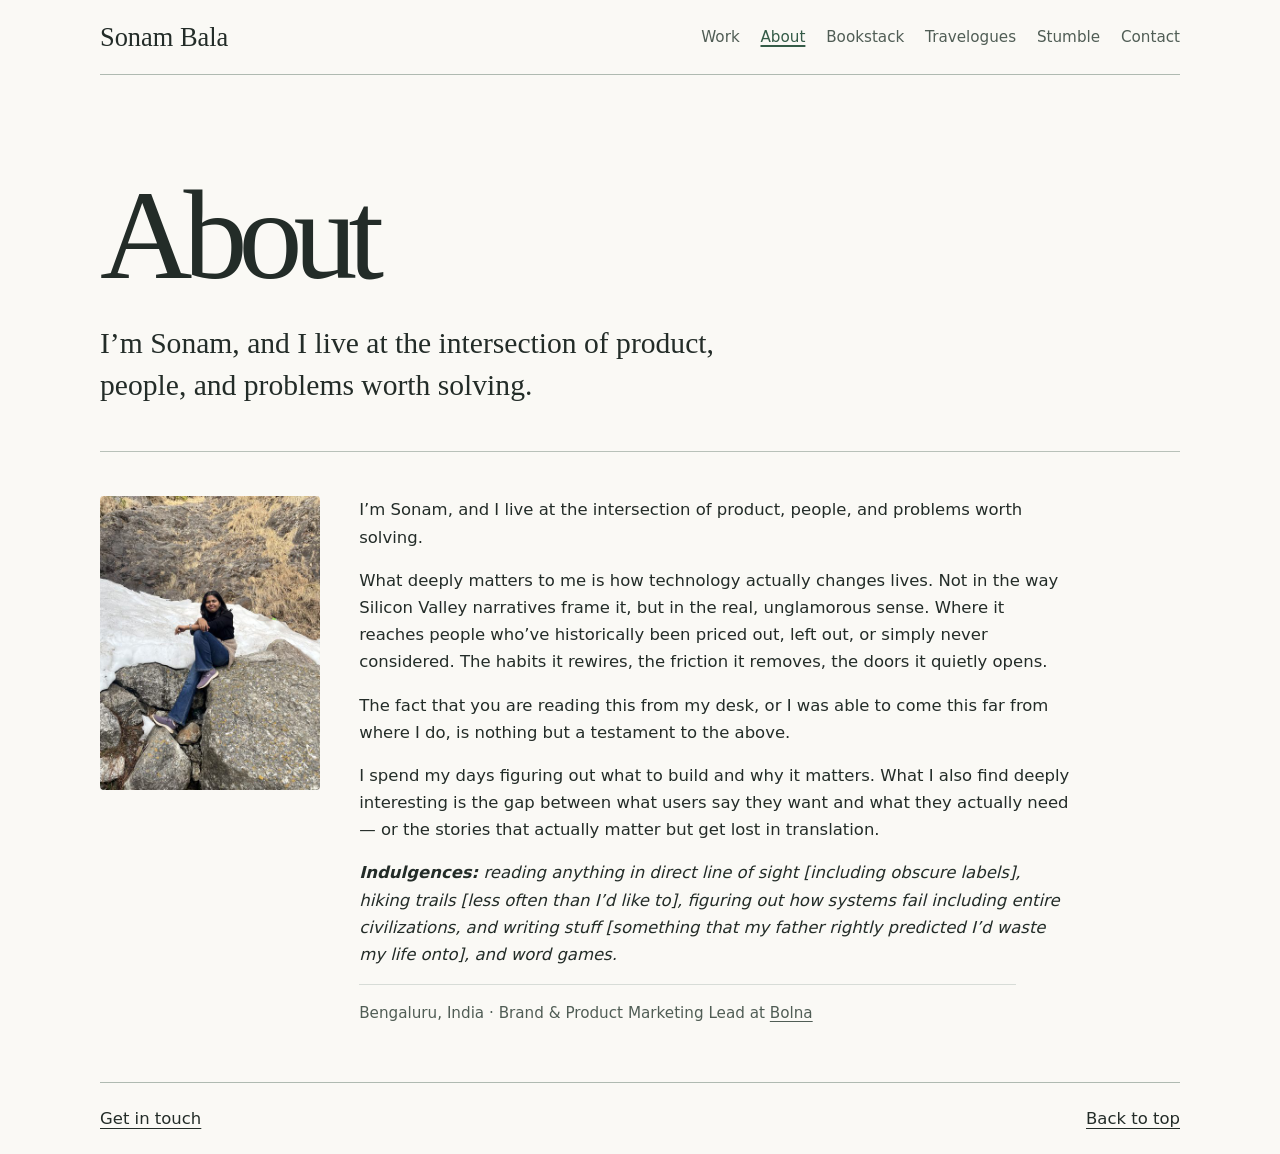
<file: about.html>
<!doctype html>
<html lang="en">
<head>
  <meta charset="utf-8">
  <meta name="viewport" content="width=device-width, initial-scale=1">
  <title>About · Sonam Bala</title>
  <meta name="description" content="About Sonam Bala, brand and product marketing lead in Bengaluru.">
  <style>
:root {
  --bg: #faf9f5;
  --ink: #232c28;
  --ink-soft: #3a4640;
  --muted: #505d55;
  --green: #345b47;
  --green-dark: #203c32;
  --line: #b8c1b9;
  --line-soft: #d7dcd7;
  --card: #ffffff;
  --land: #edf0ea;
}

* { box-sizing: border-box; }
html { scroll-behavior: smooth; }
body { margin: 0; background: var(--bg); color: var(--ink); font: 1.03rem/1.65 system-ui, sans-serif; }
a { color: inherit; text-underline-offset: .23em; }
a:focus-visible, button:focus-visible { outline: 3px solid #416c56; outline-offset: 4px; }
h1, h2, h3, p { margin: 0; }
h1, h2, h3 { font-family: Georgia, serif; font-weight: normal; line-height: 1.1; }
.skip { position: absolute; left: -100vw; }
.skip:focus { left: 1rem; background: white; }

/* header, footer */
header, main, footer { width: min(1080px, 90%); margin: auto; }
header, footer { display: flex; justify-content: space-between; align-items: center; padding: 1.35rem 0; }
header { flex-wrap: wrap; gap: .5rem 2rem; border-bottom: 1px solid #afbab1; }
header > a { font: 1.65rem Georgia, serif; text-decoration: none; }
header nav { display: flex; flex-wrap: wrap; gap: .35rem 1.3rem; font-size: .95rem; }
header nav a { text-decoration: none; color: var(--muted); }
header nav a:hover { color: var(--ink); text-decoration: underline; }
header nav a[aria-current] { color: var(--green); text-decoration: underline; text-decoration-thickness: 2px; }
footer { border-top: 1px solid #afbab1; gap: 1rem; flex-wrap: wrap; }

/* page intro */
.hero { padding: clamp(3rem, 7vw, 6rem) 0 2.7rem; max-width: 810px; }
.hero h1 { font-size: clamp(4.3rem, 10vw, 8rem); letter-spacing: -.07em; }
.hero p { font-family: Georgia, serif; font-size: clamp(1.3rem, 3vw, 1.85rem); line-height: 1.45; max-width: 690px; margin-top: 1rem; }

/* small labels */
.date { color: var(--green); font-weight: 650; font-size: .9rem; }
.place { color: var(--muted); font-size: .9rem; }

@media (prefers-reduced-motion: reduce) {
  html { scroll-behavior: auto; }
  *, *::before, *::after { animation: none !important; transition: none !important; }
}

/* about */
.about { display: grid; grid-template-columns: minmax(160px, 21%) 1fr; gap: 3%; border-top: 1px solid var(--line); padding: 2.8rem 0 3.5rem; }
.about img { width: 100%; max-width: 220px; height: auto; border-radius: 4px; display: block; }
.about p { max-width: 68ch; }
.about p + p { margin-top: 1rem; }
.meta { margin-top: 1.6rem; padding-top: 1rem; border-top: 1px solid var(--line-soft); font-size: .95rem; color: var(--muted); }
@media (max-width: 700px) {
  .about { grid-template-columns: 1fr; gap: 1.2rem; }
  .about img { max-width: 160px; }
}
  </style>
</head>
<body>
  <a class="skip" href="#main">Skip to content</a>
  <header id="top">
    <a href="./" aria-label="Sonam Bala home">Sonam Bala</a>
    <nav aria-label="Main">
      <a href="./">Work</a>
      <a href="about.html" aria-current="page">About</a>
      <a href="bookstack.html">Bookstack</a>
      <a href="travelogues.html">Travelogues</a>
      <a href="stumble.html">Stumble</a>
      <a href="contact.html">Contact</a>
    </nav>
  </header>
  <main id="main">
    <div class="hero">
      <h1>About</h1>
      <p>I&#8217;m Sonam, and I live at the intersection of product, people, and problems worth solving.</p>
    </div>
    <article class="about">
      <img src="[data-uri]" width="480" height="640" alt="Sonam Bala sitting on a rock beside a patch of snow">
      <div>
        <p>I&#8217;m Sonam, and I live at the intersection of product, people, and problems worth solving.</p>
        <p>What deeply matters to me is how technology actually changes lives. Not in the way Silicon Valley narratives frame it, but in the real, unglamorous sense. Where it reaches people who&#8217;ve historically been priced out, left out, or simply never considered. The habits it rewires, the friction it removes, the doors it quietly opens.</p>
        <p>The fact that you are reading this from my desk, or I was able to come this far from where I do, is nothing but a testament to the above.</p>
        <p>I spend my days figuring out what to build and why it matters. What I also find deeply interesting is the gap between what users say they want and what they actually need &#8212; or the stories that actually matter but get lost in translation.</p>
        <p><i><b>Indulgences:</b> reading anything in direct line of sight [including obscure labels], hiking trails [less often than I&#8217;d like to], figuring out how systems fail including entire civilizations, and writing stuff [something that my father rightly predicted I&#8217;d waste my life onto], and word games.</i></p>
        <p class="meta">Bengaluru, India · Brand &amp; Product Marketing Lead at <a href="https://bolna.ai">Bolna</a></p>
      </div>
    </article>
  </main>
  <footer>
    <a href="mailto:mailsonamb@gmail.com">Get in touch</a>
    <a href="#top">Back to top</a>
  </footer>

</body>
</html>
</file>
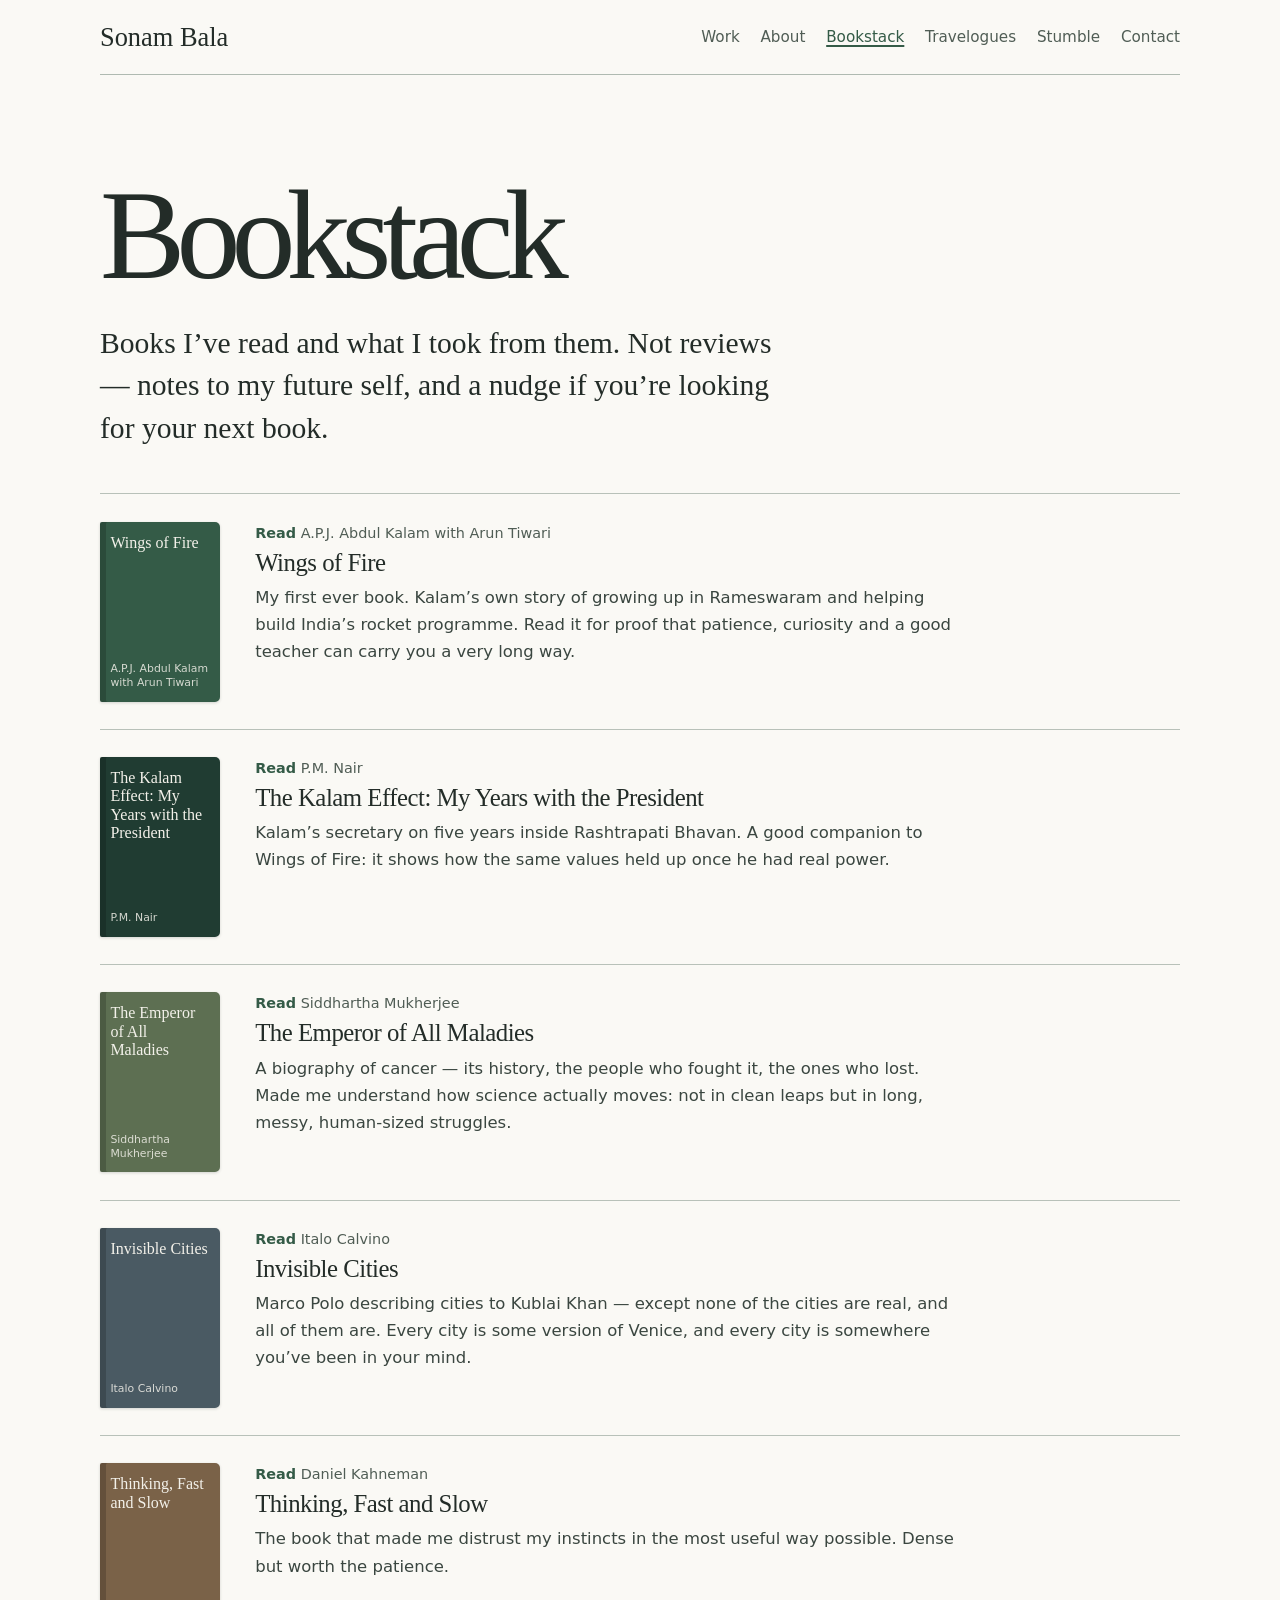
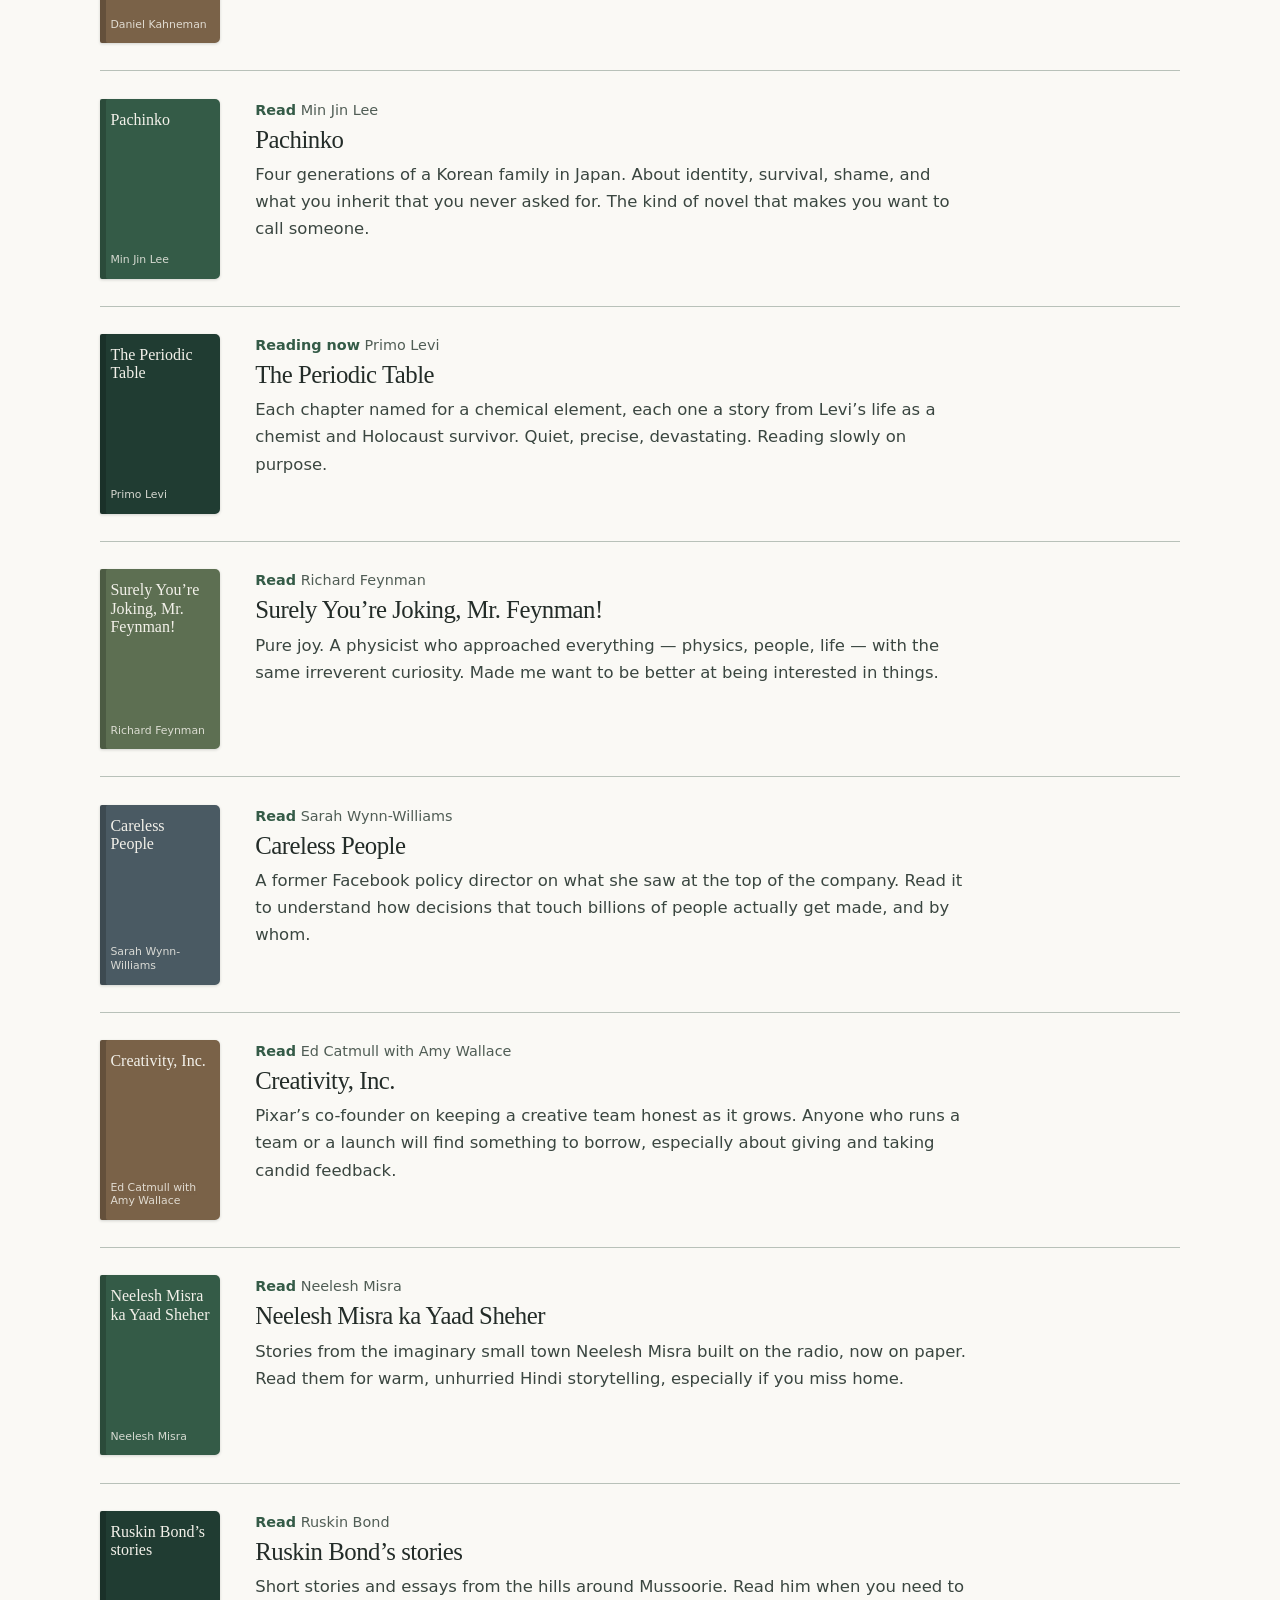
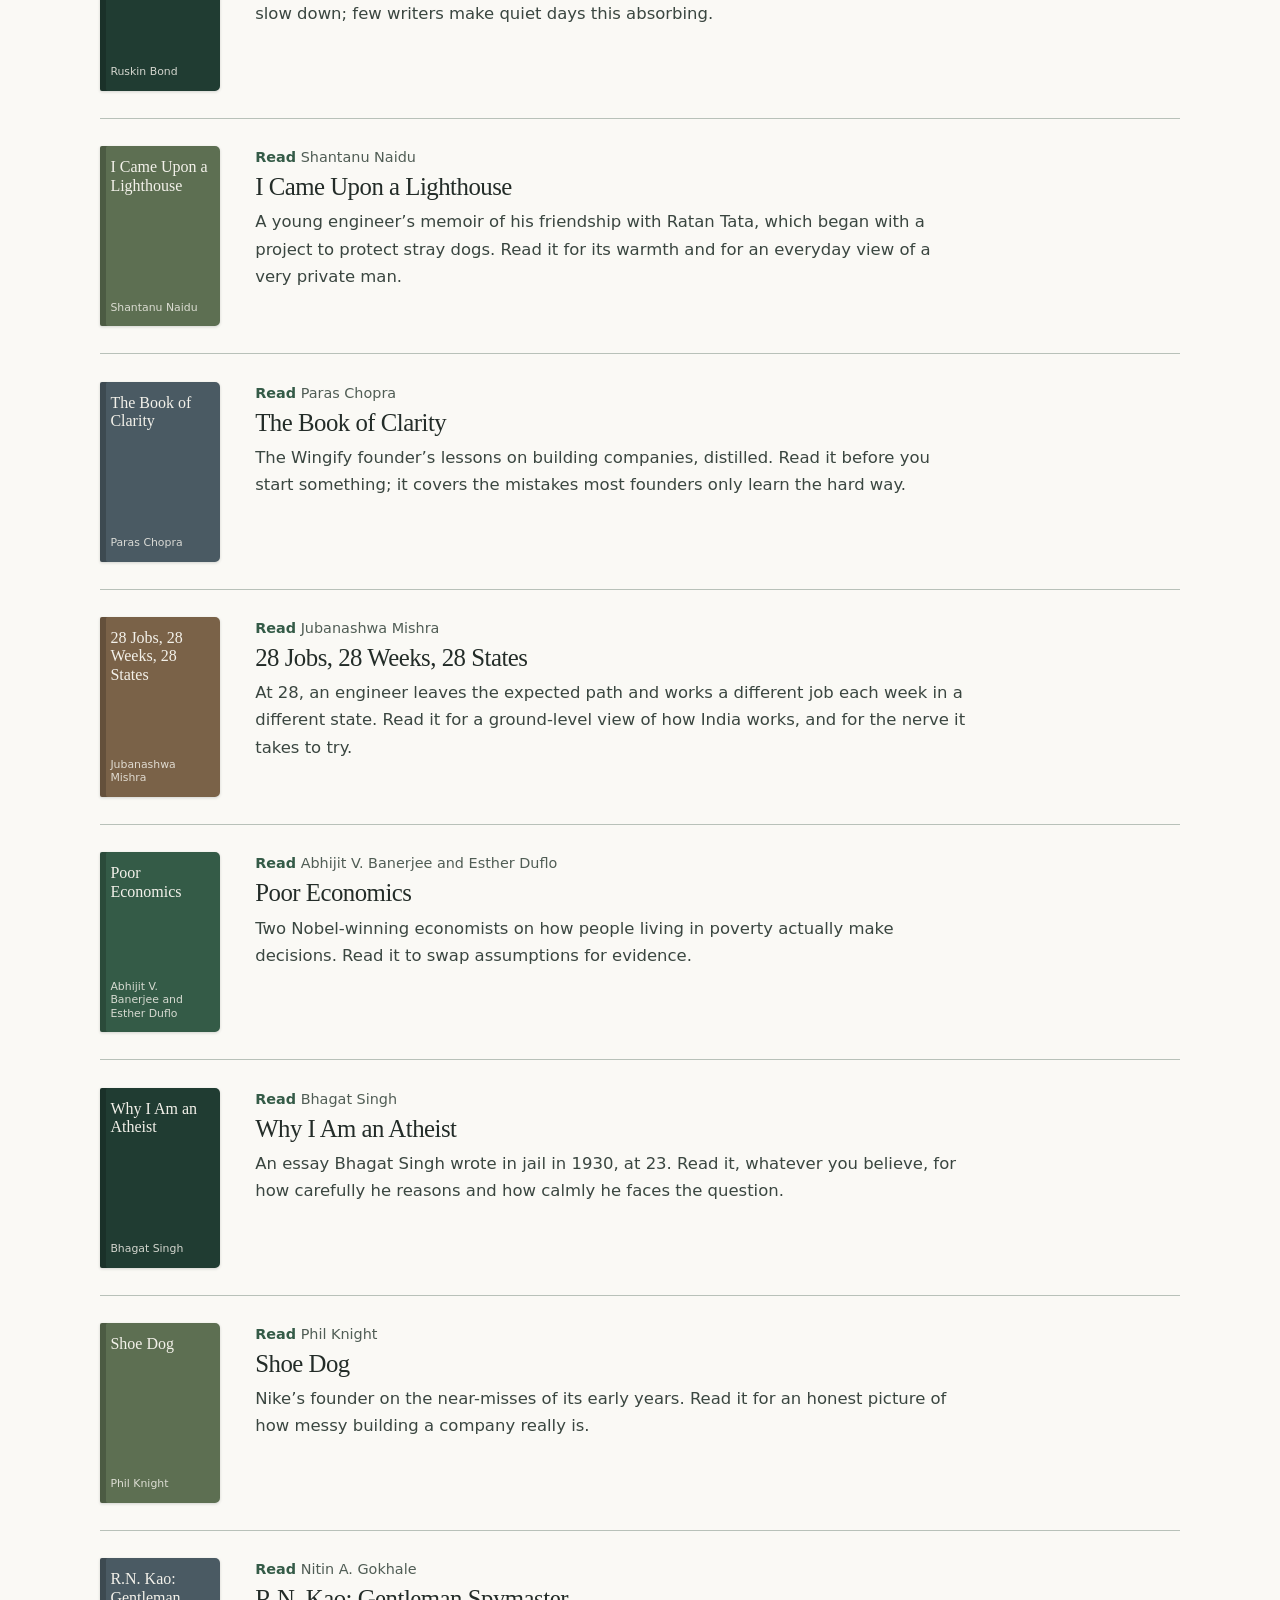
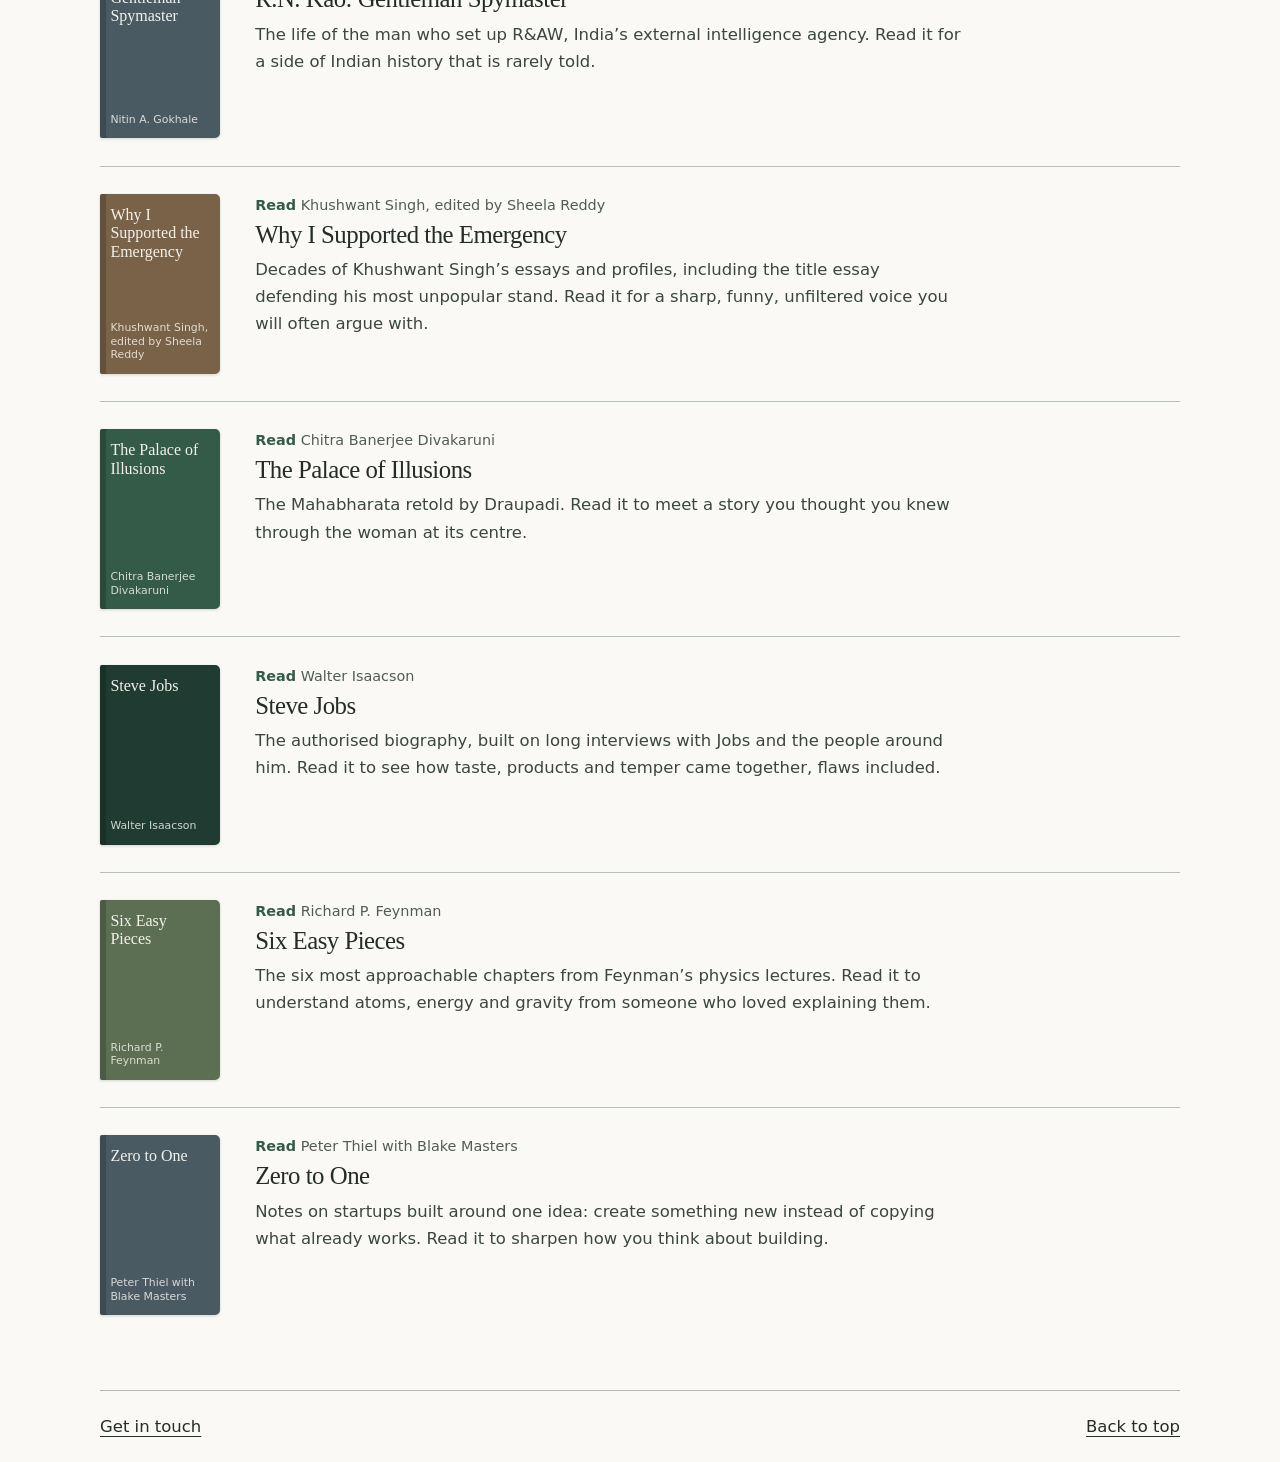
<file: bookstack.html>
<!doctype html>
<html lang="en">
<head>
  <meta charset="utf-8">
  <meta name="viewport" content="width=device-width, initial-scale=1">
  <title>Bookstack · Sonam Bala</title>
  <meta name="description" content="Books Sonam Bala has read, and why you might read them too.">
  <style>
:root {
  --bg: #faf9f5;
  --ink: #232c28;
  --ink-soft: #3a4640;
  --muted: #505d55;
  --green: #345b47;
  --green-dark: #203c32;
  --line: #b8c1b9;
  --line-soft: #d7dcd7;
  --card: #ffffff;
  --land: #edf0ea;
}

* { box-sizing: border-box; }
html { scroll-behavior: smooth; }
body { margin: 0; background: var(--bg); color: var(--ink); font: 1.03rem/1.65 system-ui, sans-serif; }
a { color: inherit; text-underline-offset: .23em; }
a:focus-visible, button:focus-visible { outline: 3px solid #416c56; outline-offset: 4px; }
h1, h2, h3, p { margin: 0; }
h1, h2, h3 { font-family: Georgia, serif; font-weight: normal; line-height: 1.1; }
.skip { position: absolute; left: -100vw; }
.skip:focus { left: 1rem; background: white; }

/* header, footer */
header, main, footer { width: min(1080px, 90%); margin: auto; }
header, footer { display: flex; justify-content: space-between; align-items: center; padding: 1.35rem 0; }
header { flex-wrap: wrap; gap: .5rem 2rem; border-bottom: 1px solid #afbab1; }
header > a { font: 1.65rem Georgia, serif; text-decoration: none; }
header nav { display: flex; flex-wrap: wrap; gap: .35rem 1.3rem; font-size: .95rem; }
header nav a { text-decoration: none; color: var(--muted); }
header nav a:hover { color: var(--ink); text-decoration: underline; }
header nav a[aria-current] { color: var(--green); text-decoration: underline; text-decoration-thickness: 2px; }
footer { border-top: 1px solid #afbab1; gap: 1rem; flex-wrap: wrap; }

/* page intro */
.hero { padding: clamp(3rem, 7vw, 6rem) 0 2.7rem; max-width: 810px; }
.hero h1 { font-size: clamp(4.3rem, 10vw, 8rem); letter-spacing: -.07em; }
.hero p { font-family: Georgia, serif; font-size: clamp(1.3rem, 3vw, 1.85rem); line-height: 1.45; max-width: 690px; margin-top: 1rem; }

/* small labels */
.date { color: var(--green); font-weight: 650; font-size: .9rem; }
.place { color: var(--muted); font-size: .9rem; }

@media (prefers-reduced-motion: reduce) {
  html { scroll-behavior: auto; }
  *, *::before, *::after { animation: none !important; transition: none !important; }
}

/* books */
.books { padding-bottom: 3rem; }
.book { display: grid; grid-template-columns: 120px 1fr; gap: clamp(1rem, 3vw, 2.2rem); border-top: 1px solid var(--line); padding: 1.7rem 0; }
.book h2 { font-size: 1.55rem; letter-spacing: -.02em; margin: .2rem 0 .5rem; }
.book p { max-width: 68ch; color: var(--ink-soft); }
.book-meta { font-size: .9rem; }

/* cover: a title card that the real cover image replaces once it loads */
.cover { position: relative; aspect-ratio: 2 / 3; border-radius: 2px 5px 5px 2px; background: var(--c); color: #f3f1ea; padding: .75rem .65rem; display: flex; flex-direction: column; justify-content: space-between; overflow: hidden; box-shadow: inset 6px 0 0 rgba(0, 0, 0, .18), 0 1px 3px rgba(35, 44, 40, .18); }
.cover-title { font: 1rem/1.15 Georgia, serif; }
.cover-author { font-size: .68rem; line-height: 1.25; opacity: .85; }
.cover img { position: absolute; inset: 0; width: 100%; height: 100%; object-fit: cover; background: #fff; }

@media (max-width: 600px) {
  .book { grid-template-columns: 78px 1fr; }
  .cover-title { font-size: .75rem; }
  .cover-author { display: none; }
}
  </style>
</head>
<body>
  <a class="skip" href="#main">Skip to content</a>
  <header id="top">
    <a href="./" aria-label="Sonam Bala home">Sonam Bala</a>
    <nav aria-label="Main">
      <a href="./">Work</a>
      <a href="about.html">About</a>
      <a href="bookstack.html" aria-current="page">Bookstack</a>
      <a href="travelogues.html">Travelogues</a>
      <a href="stumble.html">Stumble</a>
      <a href="contact.html">Contact</a>
    </nav>
  </header>
  <main id="main">
    <div class="hero">
      <h1>Bookstack</h1>
      <p>Books I&#8217;ve read and what I took from them. Not reviews &#8212; notes to my future self, and a nudge if you&#8217;re looking for your next book.</p>
    </div>
    <div class="books">
      <article class="book">
        <div class="cover" style="--c: #345b47" data-title="Wings of Fire" data-author="A.P.J. Abdul Kalam" data-lookup>
          <span class="cover-title">Wings of Fire</span>
          <span class="cover-author">A.P.J. Abdul Kalam with Arun Tiwari</span>
        </div>
        <div>
          <p class="book-meta"><span class="date">Read</span> <span class="place">A.P.J. Abdul Kalam with Arun Tiwari</span></p>
          <h2>Wings of Fire</h2>
          <p>My first ever book. Kalam’s own story of growing up in Rameswaram and helping build India’s rocket programme. Read it for proof that patience, curiosity and a good teacher can carry you a very long way.</p>
        </div>
      </article>
      <article class="book">
        <div class="cover" style="--c: #203c32" data-title="The Kalam Effect: My Years with the President" data-author="P.M. Nair" data-lookup>
          <span class="cover-title">The Kalam Effect: My Years with the President</span>
          <span class="cover-author">P.M. Nair</span>
        </div>
        <div>
          <p class="book-meta"><span class="date">Read</span> <span class="place">P.M. Nair</span></p>
          <h2>The Kalam Effect: My Years with the President</h2>
          <p>Kalam’s secretary on five years inside Rashtrapati Bhavan. A good companion to Wings of Fire: it shows how the same values held up once he had real power.</p>
        </div>
      </article>
      <article class="book">
        <div class="cover" style="--c: #5d6f52" data-title="The Emperor of All Maladies" data-author="Siddhartha Mukherjee" data-lookup>
          <span class="cover-title">The Emperor of All Maladies</span>
          <span class="cover-author">Siddhartha Mukherjee</span>
        </div>
        <div>
          <p class="book-meta"><span class="date">Read</span> <span class="place">Siddhartha Mukherjee</span></p>
          <h2>The Emperor of All Maladies</h2>
          <p>A biography of cancer &#8212; its history, the people who fought it, the ones who lost. Made me understand how science actually moves: not in clean leaps but in long, messy, human-sized struggles.</p>
        </div>
      </article>
      <article class="book">
        <div class="cover" style="--c: #4a5a63" data-title="Invisible Cities" data-author="Italo Calvino" data-lookup>
          <span class="cover-title">Invisible Cities</span>
          <span class="cover-author">Italo Calvino</span>
        </div>
        <div>
          <p class="book-meta"><span class="date">Read</span> <span class="place">Italo Calvino</span></p>
          <h2>Invisible Cities</h2>
          <p>Marco Polo describing cities to Kublai Khan &#8212; except none of the cities are real, and all of them are. Every city is some version of Venice, and every city is somewhere you&#8217;ve been in your mind.</p>
        </div>
      </article>
      <article class="book">
        <div class="cover" style="--c: #7a6248" data-title="Thinking, Fast and Slow" data-author="Daniel Kahneman" data-lookup>
          <span class="cover-title">Thinking, Fast and Slow</span>
          <span class="cover-author">Daniel Kahneman</span>
        </div>
        <div>
          <p class="book-meta"><span class="date">Read</span> <span class="place">Daniel Kahneman</span></p>
          <h2>Thinking, Fast and Slow</h2>
          <p>The book that made me distrust my instincts in the most useful way possible. Dense but worth the patience.</p>
        </div>
      </article>
      <article class="book">
        <div class="cover" style="--c: #345b47" data-title="Pachinko" data-author="Min Jin Lee" data-lookup>
          <span class="cover-title">Pachinko</span>
          <span class="cover-author">Min Jin Lee</span>
        </div>
        <div>
          <p class="book-meta"><span class="date">Read</span> <span class="place">Min Jin Lee</span></p>
          <h2>Pachinko</h2>
          <p>Four generations of a Korean family in Japan. About identity, survival, shame, and what you inherit that you never asked for. The kind of novel that makes you want to call someone.</p>
        </div>
      </article>
      <article class="book">
        <div class="cover" style="--c: #203c32" data-title="The Periodic Table" data-author="Primo Levi" data-lookup>
          <span class="cover-title">The Periodic Table</span>
          <span class="cover-author">Primo Levi</span>
        </div>
        <div>
          <p class="book-meta"><span class="date">Reading now</span> <span class="place">Primo Levi</span></p>
          <h2>The Periodic Table</h2>
          <p>Each chapter named for a chemical element, each one a story from Levi&#8217;s life as a chemist and Holocaust survivor. Quiet, precise, devastating. Reading slowly on purpose.</p>
        </div>
      </article>
      <article class="book">
        <div class="cover" style="--c: #5d6f52" data-title="Surely You’re Joking, Mr. Feynman!" data-author="Richard Feynman" data-lookup>
          <span class="cover-title">Surely You&#8217;re Joking, Mr. Feynman!</span>
          <span class="cover-author">Richard Feynman</span>
        </div>
        <div>
          <p class="book-meta"><span class="date">Read</span> <span class="place">Richard Feynman</span></p>
          <h2>Surely You&#8217;re Joking, Mr. Feynman!</h2>
          <p>Pure joy. A physicist who approached everything &#8212; physics, people, life &#8212; with the same irreverent curiosity. Made me want to be better at being interested in things.</p>
        </div>
      </article>
      <article class="book">
        <div class="cover" style="--c: #4a5a63" data-title="Careless People" data-author="Sarah Wynn-Williams" data-lookup>
          <span class="cover-title">Careless People</span>
          <span class="cover-author">Sarah Wynn-Williams</span>
        </div>
        <div>
          <p class="book-meta"><span class="date">Read</span> <span class="place">Sarah Wynn-Williams</span></p>
          <h2>Careless People</h2>
          <p>A former Facebook policy director on what she saw at the top of the company. Read it to understand how decisions that touch billions of people actually get made, and by whom.</p>
        </div>
      </article>
      <article class="book">
        <div class="cover" style="--c: #7a6248" data-title="Creativity, Inc." data-author="Ed Catmull" data-lookup>
          <span class="cover-title">Creativity, Inc.</span>
          <span class="cover-author">Ed Catmull with Amy Wallace</span>
        </div>
        <div>
          <p class="book-meta"><span class="date">Read</span> <span class="place">Ed Catmull with Amy Wallace</span></p>
          <h2>Creativity, Inc.</h2>
          <p>Pixar’s co-founder on keeping a creative team honest as it grows. Anyone who runs a team or a launch will find something to borrow, especially about giving and taking candid feedback.</p>
        </div>
      </article>
      <article class="book">
        <div class="cover" style="--c: #345b47" data-title="Neelesh Misra ka Yaad Sheher" data-author="Neelesh Misra" data-isbn="9382618376" data-lookup>
          <span class="cover-title">Neelesh Misra ka Yaad Sheher</span>
          <span class="cover-author">Neelesh Misra</span>
        </div>
        <div>
          <p class="book-meta"><span class="date">Read</span> <span class="place">Neelesh Misra</span></p>
          <h2>Neelesh Misra ka Yaad Sheher</h2>
          <p>Stories from the imaginary small town Neelesh Misra built on the radio, now on paper. Read them for warm, unhurried Hindi storytelling, especially if you miss home.</p>
        </div>
      </article>
      <article class="book">
        <div class="cover" style="--c: #203c32" data-title="Ruskin Bond’s stories" data-author="Ruskin Bond">
          <span class="cover-title">Ruskin Bond’s stories</span>
          <span class="cover-author">Ruskin Bond</span>
        </div>
        <div>
          <p class="book-meta"><span class="date">Read</span> <span class="place">Ruskin Bond</span></p>
          <h2>Ruskin Bond’s stories</h2>
          <p>Short stories and essays from the hills around Mussoorie. Read him when you need to slow down; few writers make quiet days this absorbing.</p>
        </div>
      </article>
      <article class="book">
        <div class="cover" style="--c: #5d6f52" data-title="I Came Upon a Lighthouse" data-author="Shantanu Naidu" data-lookup>
          <span class="cover-title">I Came Upon a Lighthouse</span>
          <span class="cover-author">Shantanu Naidu</span>
        </div>
        <div>
          <p class="book-meta"><span class="date">Read</span> <span class="place">Shantanu Naidu</span></p>
          <h2>I Came Upon a Lighthouse</h2>
          <p>A young engineer’s memoir of his friendship with Ratan Tata, which began with a project to protect stray dogs. Read it for its warmth and for an everyday view of a very private man.</p>
        </div>
      </article>
      <article class="book">
        <div class="cover" style="--c: #4a5a63" data-title="The Book of Clarity" data-author="Paras Chopra" data-isbn="9789369898824" data-lookup>
          <span class="cover-title">The Book of Clarity</span>
          <span class="cover-author">Paras Chopra</span>
        </div>
        <div>
          <p class="book-meta"><span class="date">Read</span> <span class="place">Paras Chopra</span></p>
          <h2>The Book of Clarity</h2>
          <p>The Wingify founder’s lessons on building companies, distilled. Read it before you start something; it covers the mistakes most founders only learn the hard way.</p>
        </div>
      </article>
      <article class="book">
        <div class="cover" style="--c: #7a6248" data-title="28 Jobs, 28 Weeks, 28 States" data-author="Jubanashwa Mishra" data-lookup>
          <span class="cover-title">28 Jobs, 28 Weeks, 28 States</span>
          <span class="cover-author">Jubanashwa Mishra</span>
        </div>
        <div>
          <p class="book-meta"><span class="date">Read</span> <span class="place">Jubanashwa Mishra</span></p>
          <h2>28 Jobs, 28 Weeks, 28 States</h2>
          <p>At 28, an engineer leaves the expected path and works a different job each week in a different state. Read it for a ground-level view of how India works, and for the nerve it takes to try.</p>
        </div>
      </article>
      <article class="book">
        <div class="cover" style="--c: #345b47" data-title="Poor Economics" data-author="Abhijit V. Banerjee" data-lookup>
          <span class="cover-title">Poor Economics</span>
          <span class="cover-author">Abhijit V. Banerjee and Esther Duflo</span>
        </div>
        <div>
          <p class="book-meta"><span class="date">Read</span> <span class="place">Abhijit V. Banerjee and Esther Duflo</span></p>
          <h2>Poor Economics</h2>
          <p>Two Nobel-winning economists on how people living in poverty actually make decisions. Read it to swap assumptions for evidence.</p>
        </div>
      </article>
      <article class="book">
        <div class="cover" style="--c: #203c32" data-title="Why I Am an Atheist" data-author="Bhagat Singh" data-lookup>
          <span class="cover-title">Why I Am an Atheist</span>
          <span class="cover-author">Bhagat Singh</span>
        </div>
        <div>
          <p class="book-meta"><span class="date">Read</span> <span class="place">Bhagat Singh</span></p>
          <h2>Why I Am an Atheist</h2>
          <p>An essay Bhagat Singh wrote in jail in 1930, at 23. Read it, whatever you believe, for how carefully he reasons and how calmly he faces the question.</p>
        </div>
      </article>
      <article class="book">
        <div class="cover" style="--c: #5d6f52" data-title="Shoe Dog" data-author="Phil Knight" data-lookup>
          <span class="cover-title">Shoe Dog</span>
          <span class="cover-author">Phil Knight</span>
        </div>
        <div>
          <p class="book-meta"><span class="date">Read</span> <span class="place">Phil Knight</span></p>
          <h2>Shoe Dog</h2>
          <p>Nike’s founder on the near-misses of its early years. Read it for an honest picture of how messy building a company really is.</p>
        </div>
      </article>
      <article class="book">
        <div class="cover" style="--c: #4a5a63" data-title="R.N. Kao: Gentleman Spymaster" data-author="Nitin A. Gokhale" data-lookup>
          <span class="cover-title">R.N. Kao: Gentleman Spymaster</span>
          <span class="cover-author">Nitin A. Gokhale</span>
        </div>
        <div>
          <p class="book-meta"><span class="date">Read</span> <span class="place">Nitin A. Gokhale</span></p>
          <h2>R.N. Kao: Gentleman Spymaster</h2>
          <p>The life of the man who set up R&amp;AW, India’s external intelligence agency. Read it for a side of Indian history that is rarely told.</p>
        </div>
      </article>
      <article class="book">
        <div class="cover" style="--c: #7a6248" data-title="Why I Supported the Emergency" data-author="Khushwant Singh" data-isbn="9780670083244" data-lookup>
          <span class="cover-title">Why I Supported the Emergency</span>
          <span class="cover-author">Khushwant Singh, edited by Sheela Reddy</span>
        </div>
        <div>
          <p class="book-meta"><span class="date">Read</span> <span class="place">Khushwant Singh, edited by Sheela Reddy</span></p>
          <h2>Why I Supported the Emergency</h2>
          <p>Decades of Khushwant Singh’s essays and profiles, including the title essay defending his most unpopular stand. Read it for a sharp, funny, unfiltered voice you will often argue with.</p>
        </div>
      </article>
      <article class="book">
        <div class="cover" style="--c: #345b47" data-title="The Palace of Illusions" data-author="Chitra Banerjee Divakaruni" data-lookup>
          <span class="cover-title">The Palace of Illusions</span>
          <span class="cover-author">Chitra Banerjee Divakaruni</span>
        </div>
        <div>
          <p class="book-meta"><span class="date">Read</span> <span class="place">Chitra Banerjee Divakaruni</span></p>
          <h2>The Palace of Illusions</h2>
          <p>The Mahabharata retold by Draupadi. Read it to meet a story you thought you knew through the woman at its centre.</p>
        </div>
      </article>
      <article class="book">
        <div class="cover" style="--c: #203c32" data-title="Steve Jobs" data-author="Walter Isaacson" data-lookup>
          <span class="cover-title">Steve Jobs</span>
          <span class="cover-author">Walter Isaacson</span>
        </div>
        <div>
          <p class="book-meta"><span class="date">Read</span> <span class="place">Walter Isaacson</span></p>
          <h2>Steve Jobs</h2>
          <p>The authorised biography, built on long interviews with Jobs and the people around him. Read it to see how taste, products and temper came together, flaws included.</p>
        </div>
      </article>
      <article class="book">
        <div class="cover" style="--c: #5d6f52" data-title="Six Easy Pieces" data-author="Richard P. Feynman" data-lookup>
          <span class="cover-title">Six Easy Pieces</span>
          <span class="cover-author">Richard P. Feynman</span>
        </div>
        <div>
          <p class="book-meta"><span class="date">Read</span> <span class="place">Richard P. Feynman</span></p>
          <h2>Six Easy Pieces</h2>
          <p>The six most approachable chapters from Feynman’s physics lectures. Read it to understand atoms, energy and gravity from someone who loved explaining them.</p>
        </div>
      </article>
      <article class="book">
        <div class="cover" style="--c: #4a5a63" data-title="Zero to One" data-author="Peter Thiel" data-lookup>
          <span class="cover-title">Zero to One</span>
          <span class="cover-author">Peter Thiel with Blake Masters</span>
        </div>
        <div>
          <p class="book-meta"><span class="date">Read</span> <span class="place">Peter Thiel with Blake Masters</span></p>
          <h2>Zero to One</h2>
          <p>Notes on startups built around one idea: create something new instead of copying what already works. Read it to sharpen how you think about building.</p>
        </div>
      </article>
    </div>
  </main>
  <footer>
    <a href="mailto:mailsonamb@gmail.com">Get in touch</a>
    <a href="#top">Back to top</a>
  </footer>
<script>
  // Covers come from Open Library (openlibrary.org): first by ISBN if we have one,
  // then by searching title and author. If neither finds a cover, the title card stays.
  function addImage(cover, src) {
    return new Promise(done => {
      const img = new Image();
      img.alt = '';
      img.onload = () => { if (img.naturalWidth > 10) { cover.appendChild(img); done(true); } else done(false); };
      img.onerror = () => done(false);
      img.src = src;
    });
  }

  async function loadCover(cover) {
    const { isbn, title, author } = cover.dataset;
    if (isbn && await addImage(cover, `https://covers.openlibrary.org/b/isbn/${isbn}-M.jpg?default=false`)) return;
    try {
      const url = `https://openlibrary.org/search.json?limit=1&fields=cover_i&title=${encodeURIComponent(title)}&author=${encodeURIComponent(author)}`;
      const result = await (await fetch(url)).json();
      const id = result.docs?.[0]?.cover_i;
      if (id) await addImage(cover, `https://covers.openlibrary.org/b/id/${id}-M.jpg`);
    } catch (error) { /* offline or blocked: keep the title card */ }
  }

  document.querySelectorAll('.cover[data-lookup]').forEach(loadCover);
</script>
</body>
</html>
</file>
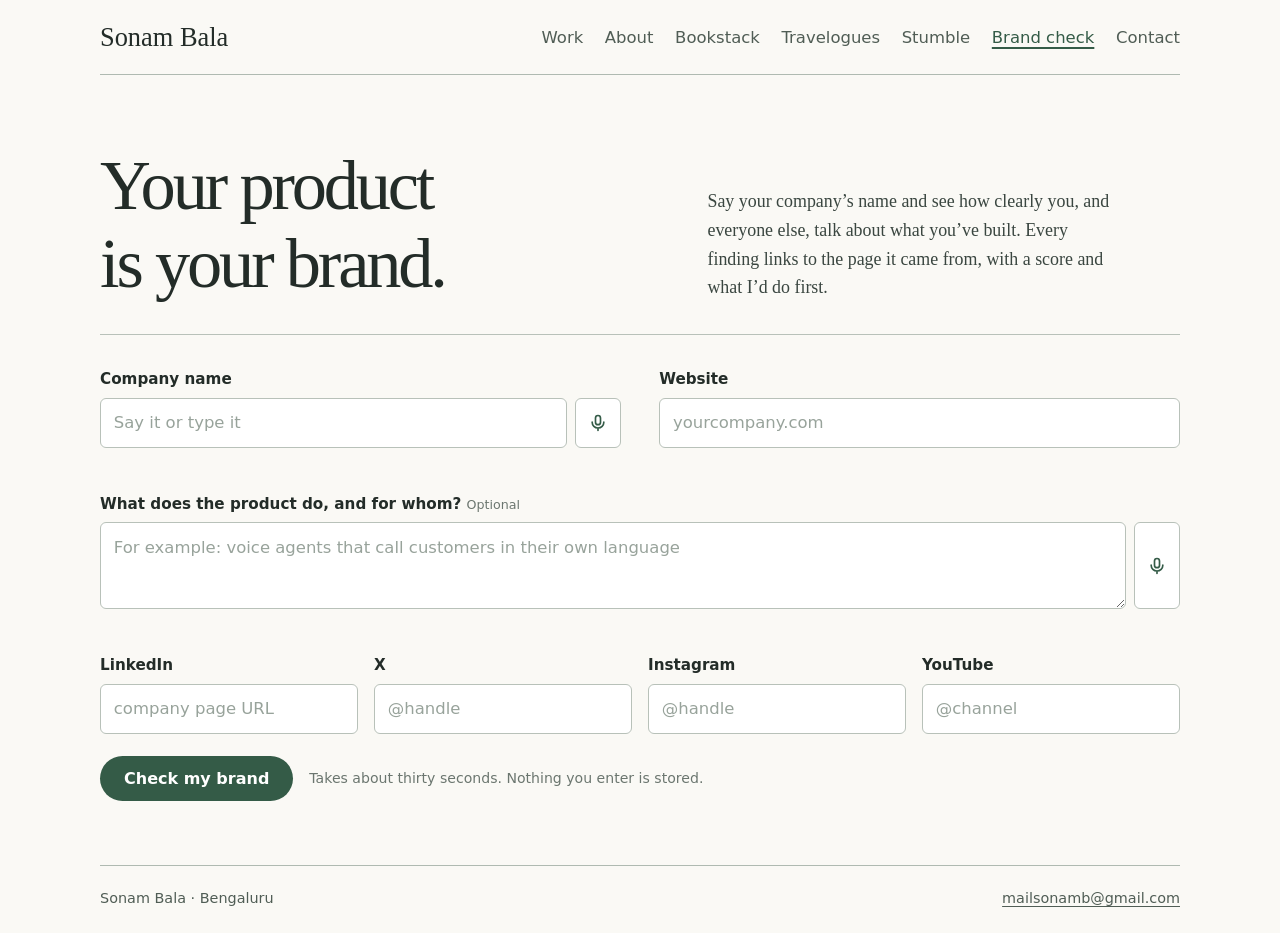
<file: brand-check.html>
<!doctype html>
<html lang="en"><head><meta charset="utf-8"><meta name="viewport" content="width=device-width, initial-scale=1">
<title>Sonam Bala · Brand check</title>
<meta name="description" content="Your product is your brand. Say your company’s name and get a cited report on how you and others talk about your product, with a score and what I’d do first.">
<style>
* { box-sizing: border-box }
html { scroll-behavior: smooth; scroll-padding-top: 2rem }
body { margin: 0; background: #faf9f5; color: #232c28; font: 1.03rem/1.65 system-ui, sans-serif }
a { color: inherit; text-underline-offset: .23em }
a:focus-visible, button:focus-visible, input:focus-visible, textarea:focus-visible, summary:focus-visible { outline: 3px solid #416c56; outline-offset: 3px }
header, main, footer { width: min(1080px, 90%); margin: auto }
header, footer { display: flex; justify-content: space-between; align-items: center; gap: 1rem; flex-wrap: wrap; padding: 1.35rem 0; border-bottom: 1px solid #afbab1 }
header > a { font: 1.65rem Georgia, serif; text-decoration: none }
nav { display: flex; gap: 1.35rem; flex-wrap: wrap }
nav a { text-decoration: none; color: #505d55 }
nav a[aria-current] { color: #345b47; text-decoration: underline; text-decoration-thickness: 2px }
footer { border-top: 1px solid #afbab1; border-bottom: 0; margin-top: 4rem; font-size: .9rem; color: #505d55 }
h1, h2, h3, p { margin: 0 }
h1, h2, h3 { font-family: Georgia, serif; font-weight: normal; line-height: 1.1 }

.intro { padding: clamp(2.6rem, 6vw, 4.5rem) 0 2rem; display: grid; grid-template-columns: minmax(0, 1.15fr) minmax(0, 1fr); gap: clamp(2rem, 5vw, 4rem); align-items: end }
.intro h1 { font-size: clamp(2.6rem, 6vw, 4.4rem); letter-spacing: -.045em; text-wrap: balance }
.intro p { font: 1.12rem/1.6 Georgia, serif; color: #3a4640; max-width: 46ch }

.check { border-top: 1px solid #b8c1b9; padding-top: 2rem; display: grid; grid-template-columns: minmax(0, 1fr) minmax(0, 1fr); gap: 1.4rem 2.4rem }
.field { display: grid; gap: .35rem; align-content: start }
.field.full { grid-column: 1 / -1 }
.field label { font-weight: 650; font-size: .95rem }
.field label small { font-weight: 400; color: #6b766f }
.say { display: flex; gap: .5rem }
input, textarea { width: 100%; font: inherit; color: inherit; background: #fff; border: 1px solid #b8c1b9; border-radius: 6px; padding: .65rem .8rem }
textarea { min-height: 5.4rem; resize: vertical }
input::placeholder, textarea::placeholder { color: #98a39b }
.mic { flex: none; width: 46px; min-height: 46px; border: 1px solid #b8c1b9; background: #fff; border-radius: 6px; cursor: pointer; display: grid; place-items: center; color: #345b47 }
.mic svg { width: 20px; height: 20px }
.mic[aria-pressed="true"] { background: #345b47; color: #fff; border-color: #345b47; animation: listen 1.2s ease-in-out infinite }
@keyframes listen { 50% { box-shadow: 0 0 0 6px rgba(52, 91, 71, .18) } }
.mic-note { font-size: .84rem; color: #6b766f; min-height: 1.2em }
.mic-note.bad { color: #9a3b2e }
.no-speech .mic { display: none }
.handles { grid-column: 1 / -1; display: grid; grid-template-columns: repeat(4, minmax(0, 1fr)); gap: 1rem }
.actions { grid-column: 1 / -1; display: flex; align-items: center; gap: 1rem; flex-wrap: wrap }
.go { font: 600 1rem system-ui, sans-serif; color: #fff; background: #345b47; border: 0; border-radius: 999px; padding: .8rem 1.5rem; cursor: pointer; text-decoration: none; display: inline-block }
.go:hover { background: #203c32 }
.go:disabled { opacity: .55; cursor: progress }
.hint { color: #6b766f; font-size: .88rem }
.error { color: #9a3b2e }

.status { margin-top: 2rem; display: none; font-size: .95rem; color: #3a4640 }
.status.on { display: block }
.status ol { margin: .5rem 0 0; padding-left: 1.2rem; color: #505d55 }
.status li.now { color: #232c28; font-weight: 600 }
.status li.done { color: #345b47 }

/* report */
.report { display: none; margin-top: 3rem; border-top: 1px solid #b8c1b9; padding-top: 2.2rem }
.report.on { display: block }
.verdict { display: grid; grid-template-columns: minmax(0, .9fr) minmax(0, 1.3fr); gap: clamp(2rem, 5vw, 4rem); align-items: center }
.score { display: flex; align-items: baseline; gap: .6rem }
.score b { font: 6.5rem/0.9 Georgia, serif; letter-spacing: -.06em; font-weight: normal }
.score span { font-size: 1.05rem; color: #505d55 }
.levels { display: flex; align-items: flex-end; gap: 4px; height: 64px; margin-top: 1rem }
.levels i { flex: 1; border-radius: 2px; background: #dfe4df }
.levels i.on { background: #345b47 }
.thesis { font: 2rem/1.15 Georgia, serif; letter-spacing: -.02em }
.read { font: 1.08rem/1.6 Georgia, serif; color: #3a4640; margin-top: .6rem }
.share { margin-top: 1rem; font-size: .95rem; color: #3a4640 }
.share b { color: #345b47 }

.block { margin-top: 1.4rem; border-top: 1px solid #c4ccc4 }
.block > summary { list-style: none; cursor: pointer; display: grid; grid-template-columns: minmax(0, 1fr) auto; align-items: baseline; gap: 1rem; padding: 1.1rem 0 }
.block > summary::-webkit-details-marker { display: none }
.block > summary h2 { font-size: clamp(1.5rem, 3vw, 2.1rem); letter-spacing: -.025em }
.block > summary span { font-size: .88rem; color: #505d55; white-space: nowrap }
.block > summary span::after { content: "Open"; margin-left: .6rem; color: #345b47; font-weight: 650 }
.block[open] > summary span::after { content: "Close" }
.block > summary:hover h2 { color: #345b47 }
.block .summary { max-width: 70ch; color: #3a4640; margin: -.2rem 0 1rem }
.tablewrap { overflow-x: auto; margin-bottom: 1.4rem }
table { width: 100%; border-collapse: collapse; font-size: .93rem; min-width: 640px }
th { text-align: left; font-weight: 650; font-size: .82rem; color: #505d55; padding: .55rem .7rem .55rem 0; border-bottom: 1px solid #b8c1b9 }
td { vertical-align: top; padding: .7rem .7rem .7rem 0; border-bottom: 1px solid #e0e5df; line-height: 1.5 }
td.sig { font-weight: 650; width: 18% }
td.rate { width: 9rem }
.pill { display: inline-block; font-size: .78rem; font-weight: 650; padding: .1rem .55rem; border-radius: 999px; border: 1px solid }
.pill.strong { color: #fff; background: #345b47; border-color: #345b47 }
.pill.fair { color: #345b47; border-color: #345b47 }
.pill.weak { color: #8a5a2b; border-color: #d2a77a; background: #fbf3ea }
.pill.none { color: #6b766f; border-color: #c9d1c8 }
.cites a { display: inline-block; min-width: 1.6em; text-align: center; font-size: .78rem; font-weight: 650; color: #345b47; background: #eef3ee; border-radius: 4px; padding: 0 .3rem; margin: 0 .2rem .2rem 0; text-decoration: none }
.cites a:hover { background: #345b47; color: #fff }
.cites .none { color: #98a39b; font-size: .82rem }
td.pts { width: 7.5rem; white-space: nowrap }
.bar { height: 7px; border-radius: 6px; background: #e4e9e3; overflow: hidden; margin-top: .3rem }
.bar i { display: block; height: 100%; background: #345b47 }
.sources li { margin-bottom: .45rem; font-size: .9rem; line-height: 1.45 }
.sources li small { color: #6b766f }
.sources li:target { background: #eef3ee }
.talk { margin-top: 2.4rem; display: flex; align-items: center; justify-content: space-between; gap: 1rem; flex-wrap: wrap; padding: 1.3rem 1.4rem; border-left: 3px solid #345b47; background: #fff }
.talk p { font: 1.15rem Georgia, serif }
.method { margin-top: 1.6rem; font-size: .85rem; color: #6b766f; max-width: 80ch }

@media (max-width: 860px) {
  .intro, .verdict, .check { grid-template-columns: 1fr }
  .handles { grid-template-columns: 1fr 1fr }
}
@media (prefers-reduced-motion: reduce) { html { scroll-behavior: auto } .mic[aria-pressed="true"] { animation: none } }
</style></head>
<body>
<header><a href="./" aria-label="Sonam Bala home">Sonam Bala</a><nav aria-label="Main"><a href="./">Work</a><a href="about.html">About</a><a href="bookstack.html">Bookstack</a><a href="travelogues.html">Travelogues</a><a href="stumble.html">Stumble</a><a href="brand-check.html" aria-current="page">Brand check</a><a href="contact.html">Contact</a></nav></header>
<!-- Set data-endpoint to the deployed brand-check worker, e.g. https://brand-check.<your-subdomain>.workers.dev -->
<main id="main" data-endpoint="">
  <section class="intro">
    <h1>Your product is your brand.</h1>
    <p>Say your company’s name and see how clearly you, and everyone else, talk about what you’ve built. Every finding links to the page it came from, with a score and what I’d do first.</p>
  </section>

  <form class="check" id="check" novalidate>
    <div class="field">
      <label for="company">Company name</label>
      <div class="say"><input id="company" name="company" autocomplete="organization" placeholder="Say it or type it" required>
        <button type="button" class="mic" data-for="company" aria-pressed="false" aria-label="Say your company name"><svg viewBox="0 0 24 24" fill="none" stroke="currentColor" stroke-width="2" stroke-linecap="round" aria-hidden="true"><rect x="9" y="3" width="6" height="11" rx="3"/><path d="M5 11a7 7 0 0 0 14 0M12 18v3"/></svg></button></div>
      <p class="mic-note" id="note-company" aria-live="polite"></p>
    </div>
    <div class="field">
      <label for="website">Website</label>
      <input id="website" name="website" inputmode="url" placeholder="yourcompany.com">
    </div>
    <div class="field full">
      <label for="about">What does the product do, and for whom? <small>Optional</small></label>
      <div class="say"><textarea id="about" name="about" placeholder="For example: voice agents that call customers in their own language"></textarea>
        <button type="button" class="mic" data-for="about" aria-pressed="false" aria-label="Say what your product does"><svg viewBox="0 0 24 24" fill="none" stroke="currentColor" stroke-width="2" stroke-linecap="round" aria-hidden="true"><rect x="9" y="3" width="6" height="11" rx="3"/><path d="M5 11a7 7 0 0 0 14 0M12 18v3"/></svg></button></div>
      <p class="mic-note" id="note-about" aria-live="polite"></p>
    </div>
    <div class="handles">
      <div class="field"><label for="linkedin">LinkedIn</label><input id="linkedin" name="linkedin" placeholder="company page URL"></div>
      <div class="field"><label for="x">X</label><input id="x" name="x" placeholder="@handle"></div>
      <div class="field"><label for="instagram">Instagram</label><input id="instagram" name="instagram" placeholder="@handle"></div>
      <div class="field"><label for="youtube">YouTube</label><input id="youtube" name="youtube" placeholder="@channel"></div>
    </div>
    <div class="actions">
      <button class="go" type="submit">Check my brand</button>
      <span class="hint" id="hint">Takes about thirty seconds. Nothing you enter is stored.</span>
    </div>
  </form>

  <section class="status" id="status" aria-live="polite"><p>Reading what’s out there about <b id="who"></b>.</p>
    <ol id="steps"><li>Reading your website</li><li>Searching the web, communities and channels</li><li>Weighing how much of it is about the product</li><li>Writing the report</li></ol></section>

  <section class="report" id="report" aria-live="polite">
    <div class="verdict">
      <div><div class="score"><b id="score">0</b><span>out of 100</span></div><div class="levels" id="levels" aria-hidden="true"></div></div>
      <div><p class="thesis">Your product is your brand.</p><p class="read" id="read"></p><p class="share" id="share"></p></div>
    </div>
    <div id="blocks"></div>
    <div class="talk"><p>Want to talk the plan through?</p><a class="go" id="mail" href="mailto:mailsonamb@gmail.com">Email me about it</a></div>
    <p class="method" id="method"></p>
  </section>
</main>
<footer><span>Sonam Bala · Bengaluru</span><a href="mailto:mailsonamb@gmail.com">mailsonamb@gmail.com</a></footer>

<script>
(function () {
  const $ = id => document.getElementById(id);
  const esc = s => String(s ?? '').replace(/[&<>"']/g, c => ({ '&': '&amp;', '<': '&lt;', '>': '&gt;', '"': '&quot;', "'": '&#39;' }[c]));
  // evidence ids belong in the Sources column, never in the prose
  const prose = t => String(t ?? '').replace(/\s*[\(\[]?\b(?:e\d+)(?:\s*(?:,|and)\s*e\d+)*[\)\]]?/g, '').replace(/\s+([.,;:])/g, '$1').trim();

  // ---------- speaking instead of typing ----------
  const Speech = window.SpeechRecognition || window.webkitSpeechRecognition;
  const inFrame = window.self !== window.top;
  if (!Speech) document.body.classList.add('no-speech');
  let active = null;
  const MIC_ERRORS = {
    'not-allowed': 'Microphone access is blocked. Allow it from the lock icon in the address bar, then try again.',
    'service-not-allowed': 'This browser doesn’t allow speech here. Try Chrome or Edge, or type instead.',
    'no-speech': 'Didn’t catch anything. Tap the mic and speak right away.',
    'audio-capture': 'No microphone found on this device.',
    'network': 'Speech needs an internet connection to the browser’s speech service. Try again or type instead.',
    'language-not-supported': 'Your browser’s speech service doesn’t support this language.'
  };
  document.querySelectorAll('.mic').forEach(btn => btn.addEventListener('click', async () => {
    const field = $(btn.dataset.for), note = $('note-' + btn.dataset.for);
    if (active) { active.stop(); return; }
    note.className = 'mic-note'; note.textContent = '';
    if (!window.isSecureContext) { note.className = 'mic-note bad'; note.textContent = 'Speech works on the live site (https), not from a saved file.'; return; }
    try {
      // ask for the microphone first so the browser shows its permission prompt
      const stream = await navigator.mediaDevices.getUserMedia({ audio: true });
      stream.getTracks().forEach(t => t.stop());
    } catch {
      note.className = 'mic-note bad';
      note.textContent = inFrame ? 'This preview can’t use the microphone. Open the page directly in your browser.' : MIC_ERRORS['not-allowed'];
      return;
    }
    const rec = new Speech();
    rec.lang = document.documentElement.lang === 'en' ? (navigator.language || 'en-IN') : document.documentElement.lang;
    rec.interimResults = true; rec.continuous = btn.dataset.for === 'about'; rec.maxAlternatives = 1;
    const before = btn.dataset.for === 'about' && field.value.trim() ? field.value.trim() + ' ' : '';
    let heard = false;
    rec.onstart = () => { btn.setAttribute('aria-pressed', 'true'); note.textContent = 'Listening… tap the mic again to stop.'; };
    rec.onresult = e => {
      heard = true;
      let text = '';
      for (let i = 0; i < e.results.length; i++) text += e.results[i][0].transcript;
      field.value = before + (btn.dataset.for === 'company' ? text.trim().replace(/[.,!?]$/, '').replace(/\b\w/g, c => c.toUpperCase()) : text.trim());
    };
    rec.onerror = e => { note.className = 'mic-note bad'; note.textContent = MIC_ERRORS[e.error] || 'Speech stopped (' + e.error + '). Type instead, or try again.'; };
    rec.onend = () => {
      btn.setAttribute('aria-pressed', 'false'); active = null;
      if (heard && !note.classList.contains('bad')) note.textContent = 'Got it. Edit the text if anything’s off.';
      else if (!heard && !note.classList.contains('bad')) { note.className = 'mic-note bad'; note.textContent = MIC_ERRORS['no-speech']; }
      field.focus();
    };
    active = rec;
    try { rec.start(); } catch { note.className = 'mic-note bad'; note.textContent = 'Speech couldn’t start. Try again.'; active = null; }
  }));

  // ---------- run the check ----------
  const endpoint = document.querySelector('main').dataset.endpoint.replace(/\/$/, '');
  const levels = $('levels');
  for (let i = 0; i < 20; i++) { const b = document.createElement('i'); b.style.height = (30 + i * 3.5) + '%'; levels.appendChild(b); }
  let stepTimer;
  function steps(on) {
    const li = [...$('steps').children]; let k = 0; clearInterval(stepTimer);
    li.forEach(l => l.className = '');
    if (!on) return;
    li[0].className = 'now';
    stepTimer = setInterval(() => { if (k < li.length - 1) { li[k].className = 'done'; li[++k].className = 'now'; } }, 7000);
  }

  $('check').addEventListener('submit', async e => {
    e.preventDefault();
    const data = Object.fromEntries(new FormData(e.target));
    data.company = (data.company || '').trim();
    if (data.company.length < 2) { $('hint').innerHTML = '<span class="error">Add your company name to start.</span>'; $('company').focus(); return; }
    if (!endpoint) { $('hint').innerHTML = '<span class="error">The report service isn’t connected yet, so no check can run. (Set data-endpoint on this page to the deployed worker.)</span>'; return; }
    $('hint').textContent = 'Takes about thirty seconds. Nothing you enter is stored.';
    const go = e.target.querySelector('.go'); go.disabled = true; go.textContent = 'Checking…';
    $('who').textContent = data.company; $('report').classList.remove('on'); $('status').classList.add('on'); steps(true);
    try {
      const ctrl = new AbortController(); const t = setTimeout(() => ctrl.abort(), 90000);
      const r = await fetch(endpoint + '/check', { method: 'POST', headers: { 'Content-Type': 'application/json' }, body: JSON.stringify(data), signal: ctrl.signal });
      clearTimeout(t);
      const rep = await r.json();
      if (!r.ok) throw new Error(rep.error || 'The check didn’t finish.');
      render(rep);
    } catch (err) {
      $('hint').innerHTML = '<span class="error">' + esc(err.name === 'AbortError' ? 'The check took too long. Try again in a minute.' : err.message) + '</span>';
    } finally {
      steps(false); $('status').classList.remove('on'); go.disabled = false; go.textContent = 'Check again';
    }
  });

  // ---------- the report: one composite, section by section ----------
  const RATING = { strong: 'Strong', fair: 'Fair', weak: 'Weak', none: 'Not found' };
  const GRADE = s => s >= 80 ? 'Loud and clear' : s >= 60 ? 'Heard' : s >= 40 ? 'Finding its voice' : 'Still quiet';

  function render(rep) {
    const ev = new Map((rep.evidence || []).map((e, i) => [e.id, { ...e, n: i + 1 }]));
    // only show citations that point to a real, returned source
    const cite = ids => {
      const ok = (ids || []).filter(id => ev.has(id) && /^https:\/\//.test(ev.get(id).url));
      return ok.length ? ok.map(id => '<a href="#src-' + id + '" title="' + esc(ev.get(id).title) + '">' + ev.get(id).n + '</a>').join('') : '<span class="none">No source</span>';
    };
    const score = Math.max(0, Math.min(100, Math.round(+rep.score || 0)));
    $('score').textContent = score;
    [...levels.children].forEach((b, i) => b.classList.toggle('on', i < Math.round(score / 5)));
    $('read').textContent = GRADE(score) + '. ' + prose(rep.verdict || '');
    $('share').innerHTML = rep.product_share ? 'About <b>' + rep.product_share.percent + '%</b> of what’s said about ' + esc(rep.company) + ' online is about the product. <span class="cites">' + cite((rep.product_share.basis.match(/e\d+/g) || [])) + '</span>' : '';

    const blocks = [];
    blocks.push(block('scorecard', 'Scorecard', 'Six weighted signals. Product signals carry most of the weight.', true,
      '<table><thead><tr><th>Signal</th><th>Score</th><th>Why</th><th>Sources</th></tr></thead><tbody>' +
      rep.parameters.map(p => '<tr><td class="sig">' + esc(p.name) + '</td><td class="pts">' + p.score + ' of ' + p.weight + '<div class="bar"><i style="width:' + Math.round(p.score / p.weight * 100) + '%"></i></div></td><td>' + esc(prose(p.why)) + '</td><td class="cites">' + cite(p.cite) + '</td></tr>').join('') +
      '</tbody></table>'));
    (rep.sections || []).forEach(s => blocks.push(block(s.key, s.title, s.summary, s.key === 'product',
      '<table><thead><tr><th>Signal</th><th>What we found</th><th>Rating</th><th>Sources</th></tr></thead><tbody>' +
      s.rows.map(r => '<tr><td class="sig">' + esc(r.signal) + '</td><td>' + esc(prose(r.finding)) + '</td><td class="rate"><span class="pill ' + r.rating + '">' + RATING[r.rating] + '</span></td><td class="cites">' + cite(r.cite) + '</td></tr>').join('') +
      '</tbody></table>')));
    blocks.push(block('plan', 'What I’d do in the first 90 days', 'Product-led advocacy and community engagement, aimed at the weakest signals first. Each move comes from a problem I’ve already solved.', false,
      '<table><thead><tr><th>When</th><th>Move</th><th>How</th><th>Done before</th></tr></thead><tbody>' +
      (rep.plan || []).flatMap(ph => (ph.moves || []).map((m, i) => '<tr><td class="sig">' + (i === 0 ? esc(ph.phase) + (ph.focus ? '<br><small style="font-weight:400;color:#6b766f">' + esc(ph.focus) + '</small>' : '') : '') + '</td><td><b>' + esc(m.title) + '</b></td><td>' + esc(prose(m.body)) + '</td><td>' + esc(m.proof) + '</td></tr>')).join('') +
      '</tbody></table>'));
    blocks.push(block('sources', 'Sources', 'Every page the report was allowed to use. Nothing else was cited.', false,
      '<ol class="sources">' + [...ev.values()].map(e => '<li id="src-' + e.id + '"><a href="' + (/^https:\/\//.test(e.url) ? esc(e.url) : '#') + '" target="_blank" rel="noopener">' + esc(e.title || e.url) + '</a> <small>' + esc(e.kind) + (e.cited ? '' : ' · not cited') + '</small></li>').join('') + '</ol>'));
    $('blocks').innerHTML = blocks.join('');
    // a citation opens the Sources section before jumping to it
    $('blocks').querySelectorAll('.cites a').forEach(a => a.addEventListener('click', () => { $('block-sources').open = true; }));
    $('mail').href = 'mailto:mailsonamb@gmail.com?subject=' + encodeURIComponent('Brand check: ' + rep.company + ' scored ' + score) + '&body=' + encodeURIComponent('Hi Sonam,\n\nI ran ' + rep.company + ' through your brand check and it scored ' + score + '. I’d like to talk through the plan.\n\n');
    $('method').textContent = 'How this works: the report reads your website, runs targeted web searches (the open web, product talk, reviews, communities, LinkedIn, X and YouTube), and keeps only pages that actually name the company. A model then writes the findings using those pages alone; any citation that doesn’t match a returned page is dropped. Follower counts aren’t visible to search, so channels are judged on what they say about the product, not on reach. Checked ' + new Date(rep.checked_at || Date.now()).toLocaleString() + '.';
    $('report').classList.add('on');
    $('report').scrollIntoView({ behavior: matchMedia('(prefers-reduced-motion: reduce)').matches ? 'auto' : 'smooth', block: 'start' });
  }
  function block(key, title, summary, open, table) {
    return '<details class="block" id="block-' + key + '"' + (open ? ' open' : '') + '><summary><h2>' + esc(title) + '</h2><span></span></summary>' +
      (summary ? '<p class="summary">' + esc(prose(summary)) + '</p>' : '') + '<div class="tablewrap">' + table + '</div></details>';
  }
})();
</script>
</body></html>
</file>
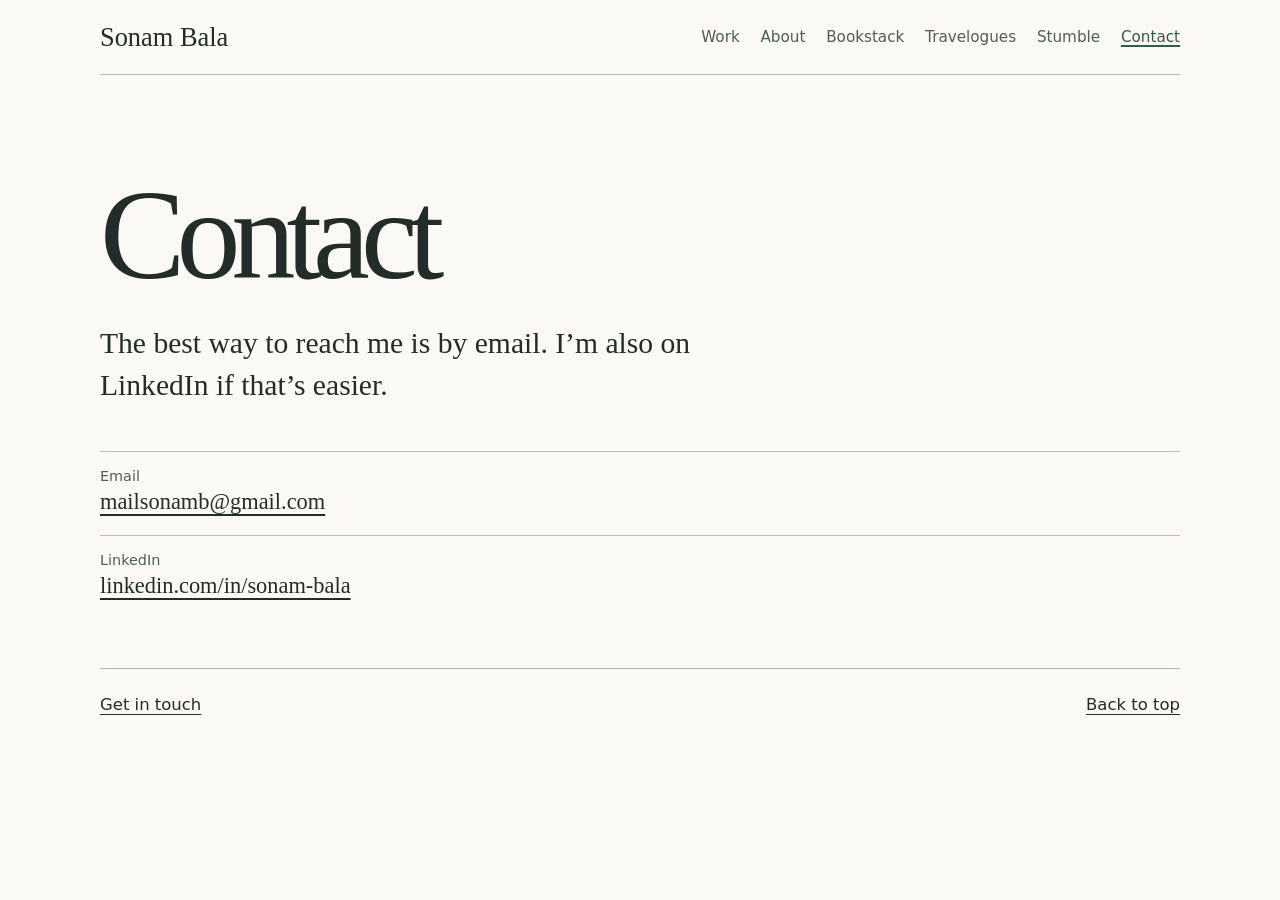
<file: contact.html>
<!doctype html>
<html lang="en">
<head>
  <meta charset="utf-8">
  <meta name="viewport" content="width=device-width, initial-scale=1">
  <title>Contact · Sonam Bala</title>
  <meta name="description" content="How to reach Sonam Bala.">
  <style>
:root {
  --bg: #faf9f5;
  --ink: #232c28;
  --ink-soft: #3a4640;
  --muted: #505d55;
  --green: #345b47;
  --green-dark: #203c32;
  --line: #b8c1b9;
  --line-soft: #d7dcd7;
  --card: #ffffff;
  --land: #edf0ea;
}

* { box-sizing: border-box; }
html { scroll-behavior: smooth; }
body { margin: 0; background: var(--bg); color: var(--ink); font: 1.03rem/1.65 system-ui, sans-serif; }
a { color: inherit; text-underline-offset: .23em; }
a:focus-visible, button:focus-visible { outline: 3px solid #416c56; outline-offset: 4px; }
h1, h2, h3, p { margin: 0; }
h1, h2, h3 { font-family: Georgia, serif; font-weight: normal; line-height: 1.1; }
.skip { position: absolute; left: -100vw; }
.skip:focus { left: 1rem; background: white; }

/* header, footer */
header, main, footer { width: min(1080px, 90%); margin: auto; }
header, footer { display: flex; justify-content: space-between; align-items: center; padding: 1.35rem 0; }
header { flex-wrap: wrap; gap: .5rem 2rem; border-bottom: 1px solid #afbab1; }
header > a { font: 1.65rem Georgia, serif; text-decoration: none; }
header nav { display: flex; flex-wrap: wrap; gap: .35rem 1.3rem; font-size: .95rem; }
header nav a { text-decoration: none; color: var(--muted); }
header nav a:hover { color: var(--ink); text-decoration: underline; }
header nav a[aria-current] { color: var(--green); text-decoration: underline; text-decoration-thickness: 2px; }
footer { border-top: 1px solid #afbab1; gap: 1rem; flex-wrap: wrap; }

/* page intro */
.hero { padding: clamp(3rem, 7vw, 6rem) 0 2.7rem; max-width: 810px; }
.hero h1 { font-size: clamp(4.3rem, 10vw, 8rem); letter-spacing: -.07em; }
.hero p { font-family: Georgia, serif; font-size: clamp(1.3rem, 3vw, 1.85rem); line-height: 1.45; max-width: 690px; margin-top: 1rem; }

/* small labels */
.date { color: var(--green); font-weight: 650; font-size: .9rem; }
.place { color: var(--muted); font-size: .9rem; }

@media (prefers-reduced-motion: reduce) {
  html { scroll-behavior: auto; }
  *, *::before, *::after { animation: none !important; transition: none !important; }
}

/* contact */
.contact { list-style: none; padding: 0; margin: 0 0 3rem; font: 1.4rem/1.6 Georgia, serif; }
.contact li { border-top: 1px solid var(--line); padding: 1rem 0; }
.contact small { display: block; font: .9rem system-ui, sans-serif; color: var(--muted); }
  </style>
</head>
<body>
  <a class="skip" href="#main">Skip to content</a>
  <header id="top">
    <a href="./" aria-label="Sonam Bala home">Sonam Bala</a>
    <nav aria-label="Main">
      <a href="./">Work</a>
      <a href="about.html">About</a>
      <a href="bookstack.html">Bookstack</a>
      <a href="travelogues.html">Travelogues</a>
      <a href="stumble.html">Stumble</a>
      <a href="contact.html" aria-current="page">Contact</a>
    </nav>
  </header>
  <main id="main">
    <div class="hero">
      <h1>Contact</h1>
      <p>The best way to reach me is by email. I’m also on LinkedIn if that’s easier.</p>
    </div>
    <ul class="contact">
      <li><small>Email</small><a href="mailto:mailsonamb@gmail.com">mailsonamb@gmail.com</a></li>
      <li><small>LinkedIn</small><a href="https://www.linkedin.com/in/sonam-bala/">linkedin.com/in/sonam-bala</a></li>
    </ul>
  </main>
  <footer>
    <a href="mailto:mailsonamb@gmail.com">Get in touch</a>
    <a href="#top">Back to top</a>
  </footer>

</body>
</html>
</file>
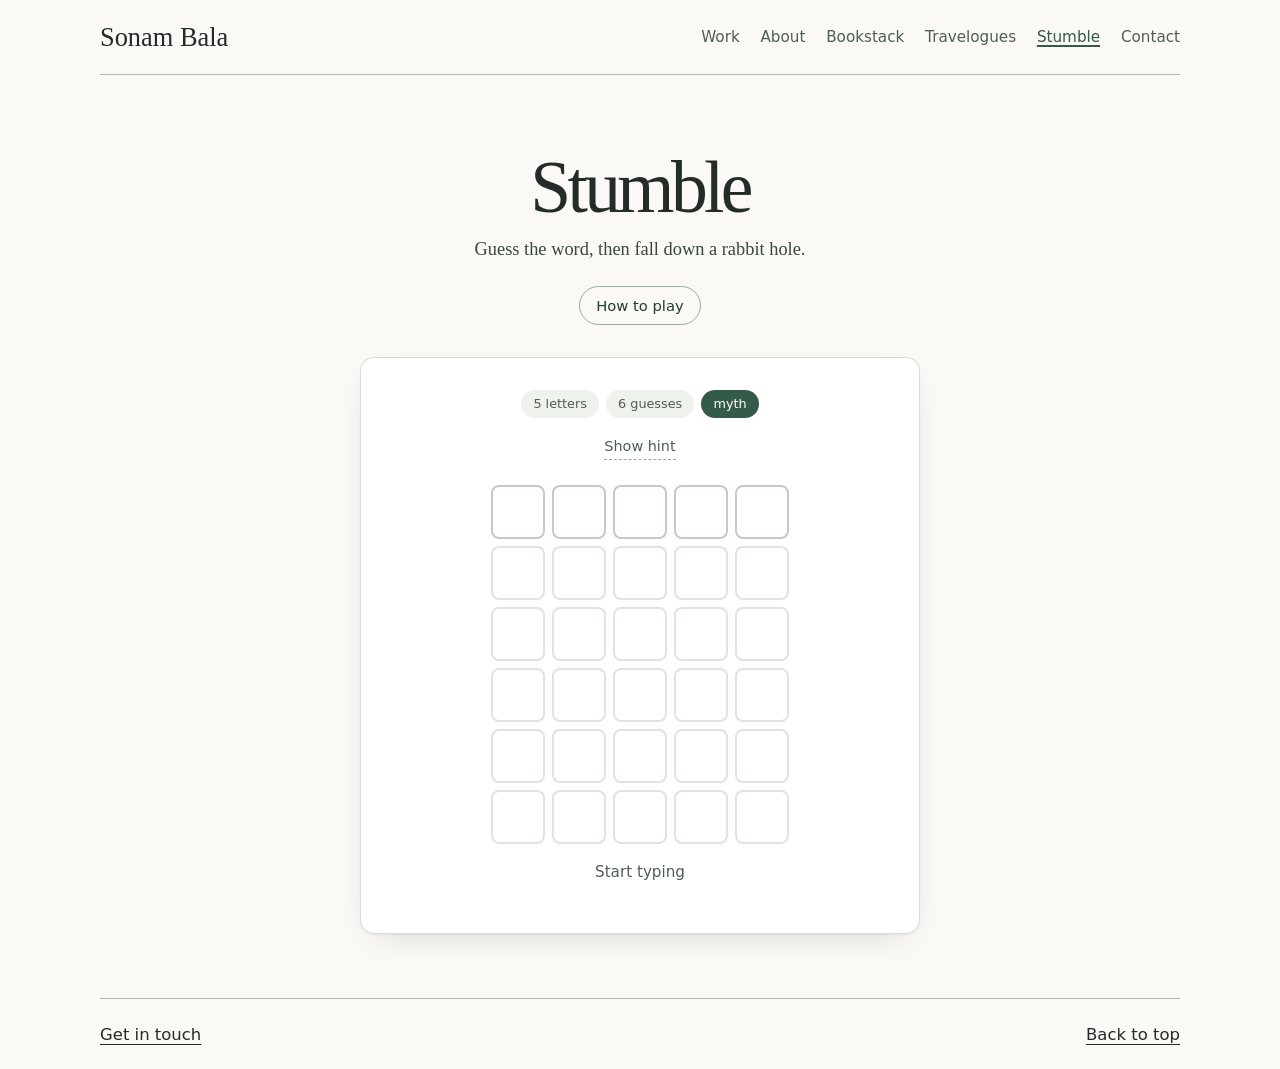
<file: stumble.html>
<!doctype html>
<html lang="en">
<head>
  <meta charset="utf-8">
  <meta name="viewport" content="width=device-width, initial-scale=1">
  <title>Stumble · Sonam Bala</title>
  <meta name="description" content="Stumble: guess the word, then fall down a rabbit hole.">
  <style>
:root {
  --bg: #faf9f5;
  --ink: #232c28;
  --ink-soft: #3a4640;
  --muted: #505d55;
  --green: #345b47;
  --green-dark: #203c32;
  --line: #b8c1b9;
  --line-soft: #d7dcd7;
  --card: #ffffff;
  --land: #edf0ea;
}

* { box-sizing: border-box; }
html { scroll-behavior: smooth; }
body { margin: 0; background: var(--bg); color: var(--ink); font: 1.03rem/1.65 system-ui, sans-serif; }
a { color: inherit; text-underline-offset: .23em; }
a:focus-visible, button:focus-visible { outline: 3px solid #416c56; outline-offset: 4px; }
h1, h2, h3, p { margin: 0; }
h1, h2, h3 { font-family: Georgia, serif; font-weight: normal; line-height: 1.1; }
.skip { position: absolute; left: -100vw; }
.skip:focus { left: 1rem; background: white; }

/* header, footer */
header, main, footer { width: min(1080px, 90%); margin: auto; }
header, footer { display: flex; justify-content: space-between; align-items: center; padding: 1.35rem 0; }
header { flex-wrap: wrap; gap: .5rem 2rem; border-bottom: 1px solid #afbab1; }
header > a { font: 1.65rem Georgia, serif; text-decoration: none; }
header nav { display: flex; flex-wrap: wrap; gap: .35rem 1.3rem; font-size: .95rem; }
header nav a { text-decoration: none; color: var(--muted); }
header nav a:hover { color: var(--ink); text-decoration: underline; }
header nav a[aria-current] { color: var(--green); text-decoration: underline; text-decoration-thickness: 2px; }
footer { border-top: 1px solid #afbab1; gap: 1rem; flex-wrap: wrap; }

/* page intro */
.hero { padding: clamp(3rem, 7vw, 6rem) 0 2.7rem; max-width: 810px; }
.hero h1 { font-size: clamp(4.3rem, 10vw, 8rem); letter-spacing: -.07em; }
.hero p { font-family: Georgia, serif; font-size: clamp(1.3rem, 3vw, 1.85rem); line-height: 1.45; max-width: 690px; margin-top: 1rem; }

/* small labels */
.date { color: var(--green); font-weight: 650; font-size: .9rem; }
.place { color: var(--muted); font-size: .9rem; }

@media (prefers-reduced-motion: reduce) {
  html { scroll-behavior: auto; }
  *, *::before, *::after { animation: none !important; transition: none !important; }
}

/* stumble: one centred card */
.stumble { max-width: 560px; margin: 0 auto; padding: clamp(2.5rem, 6vw, 4.5rem) 0 4rem; text-align: center; }
.stumble h1 { font-size: clamp(3rem, 8vw, 4.6rem); letter-spacing: -.05em; }
.stumble .lede { font: 1.15rem/1.5 Georgia, serif; color: var(--ink-soft); margin: .5rem 0 1.4rem; }
.howto-open { font: inherit; font-size: .92rem; color: var(--green-dark); background: transparent; border: 1px solid #9caaa0; border-radius: 999px; padding: .4rem 1rem; cursor: pointer; }
.howto-open:hover { border-color: var(--green); }

.game { margin-top: 2rem; background: var(--card); border: 1px solid var(--line-soft); border-radius: 14px; padding: clamp(1.2rem, 4vw, 2rem); box-shadow: 0 1px 2px rgba(35, 44, 40, .05), 0 12px 32px -18px rgba(35, 44, 40, .25); }
.pills { display: flex; justify-content: center; gap: .45rem; flex-wrap: wrap; }
.pill { font-size: .8rem; padding: .2rem .75rem; border-radius: 999px; background: #eef1ec; color: var(--muted); }
.pill.tag { background: var(--green); color: #fff; }
.hint { min-height: 2.2rem; margin: .9rem 0 1.1rem; }
.hint button { font: inherit; font-size: .9rem; color: var(--muted); background: none; border: 0; border-bottom: 1px dashed #9caaa0; padding: 0; cursor: pointer; }
.hint button:hover { color: var(--ink); }
.hint p { font: 1.05rem/1.5 Georgia, serif; color: var(--ink-soft); }

.grid { display: flex; flex-direction: column; align-items: center; gap: 7px; }
.row { display: flex; gap: 7px; }
.cell { width: var(--cell, 54px); height: var(--cell, 54px); display: grid; place-items: center; border: 2px solid #dfe4de; border-radius: 8px; background: #fff; font: 1.45rem Georgia, serif; text-transform: uppercase; }
.cell.current { border-color: #c3ccc2; }
.cell.filled { border-color: #78917e; animation: pop .12s ease-out; }
.cell.correct, .cell.present, .cell.absent { color: #fff; border-color: transparent; animation: flip .45s ease both; }
.cell.correct { background: var(--green); }
.cell.present { background: #8c968e; }
.cell.absent { background: #e3e7e1; color: #8c968e; }
@keyframes pop { 50% { transform: scale(1.08); } }
@keyframes flip { from { transform: rotateX(90deg); } to { transform: rotateX(0); } }

.message { min-height: 1.5rem; margin: 1rem 0 .4rem; font-size: .95rem; color: var(--muted); }
.message.win { color: var(--green); font-weight: 650; }
.message.lose { color: #8b1a1a; }

.reveal { display: none; text-align: left; background: #f4f6f2; border-radius: 10px; padding: 1.1rem 1.2rem; margin-top: .8rem; }
.reveal.show { display: block; animation: rise .3s ease both; }
.reveal h2 { font-size: 1.5rem; }
.reveal small { color: var(--muted); }
.reveal p { font: 1.06rem/1.55 Georgia, serif; margin: .6rem 0; }
.reveal a { color: var(--green); }
@keyframes rise { from { opacity: 0; transform: translateY(6px); } }

.next { display: none; margin: 1.2rem auto 0; font: inherit; font-size: .95rem; color: #fff; background: var(--green); border: 0; border-radius: 999px; padding: .6rem 1.4rem; cursor: pointer; }
.next:hover { background: var(--green-dark); }
.score { margin-top: 1rem; font-size: .85rem; color: var(--muted); }

/* on-screen keyboard: phones only */
.keyboard { display: none; margin-top: 1.2rem; }
.keyboard div { display: flex; justify-content: center; gap: 5px; margin-bottom: 6px; }
.key { flex: 1; max-width: 36px; height: 46px; font: inherit; font-size: .85rem; border: 0; border-radius: 6px; background: #e9ece7; color: var(--ink); cursor: pointer; -webkit-tap-highlight-color: transparent; user-select: none; }
.key.wide { max-width: 58px; font-size: .72rem; }
.key.correct { background: var(--green); color: #fff; }
.key.present { background: #8c968e; color: #fff; }
.key.absent { background: #f6f7f4; color: #b3bab3; }

/* how to play: a side panel that opens on request */
.howto { margin: 0 0 0 auto; height: 100%; max-height: none; width: min(400px, 100%); border: 0; border-left: 1px solid var(--line-soft); padding: 2rem 1.8rem; background: var(--bg); color: var(--ink); text-align: left; }
.howto[open] { animation: slide .25s ease both; }
.howto::backdrop { background: rgba(35, 44, 40, .35); }
@keyframes slide { from { transform: translateX(100%); } }
.howto h2 { font-size: 1.9rem; margin-bottom: 1rem; }
.howto ol { padding-left: 1.2rem; margin: 0; }
.howto li { margin: .7rem 0; }
.howto kbd { font: .82rem system-ui, sans-serif; border: 1px solid var(--line); border-bottom-width: 2px; border-radius: 4px; padding: 0 .35rem; background: #fff; }
.legend { list-style: none; padding: 0; margin: .6rem 0 0; }
.legend li { display: flex; align-items: center; gap: .6rem; margin: .4rem 0; }
.tile { width: 1.9rem; height: 1.9rem; display: grid; place-items: center; border-radius: 6px; font: 1rem Georgia, serif; flex: none; color: #fff; }
.tile.correct { background: var(--green); }
.tile.present { background: #8c968e; }
.tile.absent { background: #e3e7e1; color: #8c968e; }
.howto-close { position: absolute; top: 1.1rem; right: 1.2rem; font: inherit; font-size: .9rem; background: none; border: 0; color: var(--muted); cursor: pointer; text-decoration: underline; }

@media (max-width: 700px) {
  .keyboard { display: block; }
  .cell { font-size: 1.15rem; border-radius: 6px; }
}
  </style>
</head>
<body>
  <a class="skip" href="#main">Skip to content</a>
  <header id="top">
    <a href="./" aria-label="Sonam Bala home">Sonam Bala</a>
    <nav aria-label="Main">
      <a href="./">Work</a>
      <a href="about.html">About</a>
      <a href="bookstack.html">Bookstack</a>
      <a href="travelogues.html">Travelogues</a>
      <a href="stumble.html" aria-current="page">Stumble</a>
      <a href="contact.html">Contact</a>
    </nav>
  </header>
  <main id="main">
    <section class="stumble">
      <h1>Stumble</h1>
      <p class="lede">Guess the word, then fall down a rabbit hole.</p>
      <button class="howto-open" type="button">How to play</button>

      <div class="game">
        <div class="pills">
          <span class="pill" id="length"></span>
          <span class="pill" id="tries"></span>
          <span class="pill tag" id="category"></span>
        </div>
        <div class="hint">
          <button type="button" id="hint-button">Show hint</button>
          <p id="hint-text" hidden></p>
        </div>
        <div class="grid" id="grid" aria-label="Guesses"></div>
        <p class="message" id="message" aria-live="polite">Start typing</p>
        <div class="reveal" id="reveal">
          <h2 id="reveal-word"></h2>
          <small id="reveal-type"></small>
          <p id="reveal-text"></p>
          <small id="reveal-source"></small><br>
          <a id="reveal-link" href="#" target="_blank" rel="noopener"></a>
        </div>
        <button class="next" id="next" type="button">Next word</button>
        <p class="score" id="score"></p>
        <div class="keyboard" id="keyboard">
          <div><button class="key" data-key="Q">Q</button><button class="key" data-key="W">W</button><button class="key" data-key="E">E</button><button class="key" data-key="R">R</button><button class="key" data-key="T">T</button><button class="key" data-key="Y">Y</button><button class="key" data-key="U">U</button><button class="key" data-key="I">I</button><button class="key" data-key="O">O</button><button class="key" data-key="P">P</button></div>
          <div><button class="key" data-key="A">A</button><button class="key" data-key="S">S</button><button class="key" data-key="D">D</button><button class="key" data-key="F">F</button><button class="key" data-key="G">G</button><button class="key" data-key="H">H</button><button class="key" data-key="J">J</button><button class="key" data-key="K">K</button><button class="key" data-key="L">L</button></div>
          <div><button class="key wide" data-key="ENTER">Enter</button><button class="key" data-key="Z">Z</button><button class="key" data-key="X">X</button><button class="key" data-key="C">C</button><button class="key" data-key="V">V</button><button class="key" data-key="B">B</button><button class="key" data-key="N">N</button><button class="key" data-key="M">M</button><button class="key wide" data-key="BACKSPACE" aria-label="Delete">&#9003;</button></div>
        </div>
      </div>
    </section>

    <dialog class="howto" id="howto" aria-labelledby="howto-title">
      <button class="howto-close" type="button">Close</button>
      <h2 id="howto-title">How to play</h2>
      <ol>
        <li>Each round hides one word. The boxes show how many letters it has, and the green label gives its category, such as <em>person</em> or <em>place</em>.</li>
        <li>Type a guess and press <kbd>Enter</kbd>. <kbd>Backspace</kbd> deletes a letter. On a phone, use the keys under the board. Guesses don’t have to be real words.</li>
        <li>After each guess, the boxes change colour:
          <ul class="legend">
            <li><span class="tile correct">A</span>Right letter, right spot</li>
            <li><span class="tile present">B</span>In the word, wrong spot</li>
            <li><span class="tile absent">C</span>Not in the word</li>
          </ul>
        </li>
        <li>You get one more guess than the word has letters. Stuck? Press <b>Show hint</b>.</li>
        <li>Solve it, or run out of guesses, to read the story behind the word. Then press <b>Next word</b>. Answers can be names, places or shortened titles.</li>
      </ol>
    </dialog>
  </main>
  <footer>
    <a href="mailto:mailsonamb@gmail.com">Get in touch</a>
    <a href="#top">Back to top</a>
  </footer>
<script>
  const WORDS = [
  { word:"AARON",    tag:"person",     type:"biography",   hint:"A programmer who believed information should be free.",                                 reveal:"Aaron Swartz was a prodigy who co-authored RSS at 14, helped build Creative Commons, and later faced federal prosecution for downloading academic articles — a case that became a flashpoint for debates about internet freedom and the law.", attr:"Aaron Swartz (1986–2013)", link:"https://en.wikipedia.org/wiki/Aaron_Swartz", linkLabel:"read his Wikipedia article" },
  { word:"GAME",     tag:"concept",    type:"rabbit hole", hint:"Four rules. Infinite universes. Zero players.",                                         reveal:"The Game of Life isn't a board game — it's a zero-player mathematical universe invented by John Conway in 1970. Four simple rules applied to a grid of cells produce spaceships, oscillators, and self-replicating patterns of infinite complexity.", attr:"Conway's Game of Life", link:"https://en.wikipedia.org/wiki/Conway%27s_Game_of_Life", linkLabel:"enter the game of life" },
  { word:"MALGUDI",  tag:"literature", type:"excerpt",     hint:"A fictional South Indian town that felt more real than most real places.",              reveal:"Malgudi was a whole world. It had its own railway station, its own river, its own eccentric population. R.K. Narayan never put it on a map, and that was the point — it existed more completely in the imagination than any real place could.", attr:"on Malgudi Days — R.K. Narayan", link:"https://en.wikipedia.org/wiki/Malgudi_Days", linkLabel:"explore Malgudi Days" },
  { word:"BABEL",    tag:"myth",       type:"rabbit hole", hint:"A tower that explained why we can't understand each other.",                            reveal:"The Tower of Babel story draws from a Sumerian myth describing a golden age when all people spoke one tongue — and the gods grew nervous. Modern linguists count roughly 7,000 languages spoken today.", attr:"Genesis 11 / Sumerian mythology", link:"https://en.wikipedia.org/wiki/Tower_of_Babel", linkLabel:"read about Babel" },
  { word:"KAFKA",    tag:"writer",     type:"biography",   hint:"He asked for everything he wrote to be burned. It wasn't.",                            reveal:"Franz Kafka published almost nothing in his lifetime and asked his friend Max Brod to burn every manuscript when he died. Brod didn't. The word Kafkaesque entered dictionaries before most people had read a word he wrote.", attr:"Franz Kafka (1883–1924)", link:"https://en.wikipedia.org/wiki/Franz_Kafka", linkLabel:"read about Kafka" },
  { word:"LETHE",    tag:"mythology",  type:"rabbit hole", hint:"A river in the underworld. Drinking from it made you forget everything.",               reveal:"In Greek mythology, the dead drank from the Lethe — the river of forgetting — before reincarnation, so they wouldn't remember their past lives. Its opposite, the Mnemosyne, offered full memory.", attr:"Greek underworld mythology", link:"https://en.wikipedia.org/wiki/Lethe", linkLabel:"explore the Greek underworld" },
  { word:"SAGAN",    tag:"person",     type:"excerpt",     hint:"He made billions and billions feel intimate.",                                          reveal:"The cosmos is within us. We are made of star-stuff. We are a way for the universe to know itself. Carl Sagan wrote this in Cosmos, a book that sold more copies than any English-language science book in history at the time.", attr:"Carl Sagan, Cosmos (1980)", link:"https://en.wikipedia.org/wiki/Carl_Sagan", linkLabel:"read about Carl Sagan" },
  { word:"BORGES",   tag:"literature", type:"excerpt",     hint:"He wrote a library that contained every book ever written — and every book ever possible.", reveal:"Borges imagined a Library of Babel containing every possible book — including the true story of your death, the refutation of every false theory, and endless volumes of meaningless letters. The library is infinite, and most of it is gibberish.", attr:"Jorge Luis Borges, The Library of Babel (1941)", link:"https://en.wikipedia.org/wiki/The_Library_of_Babel", linkLabel:"enter the Library of Babel" },
  { word:"TRIAGE",   tag:"medicine",   type:"fact",        hint:"Napoleon's surgeon invented a system that treated enemies before officers.",             reveal:"The word triage comes from the French trier — to sort. It was formalized by Napoleon's surgeon Dominique Larrey, who devised a system to treat soldiers by urgency rather than rank.", attr:"History of triage — Dominique Larrey", link:"https://en.wikipedia.org/wiki/Triage", linkLabel:"read about triage" },
  { word:"ATLAS",    tag:"myth",       type:"rabbit hole", hint:"He held up the sky, not the Earth — and ended up on every map.",                        reveal:"Atlas was condemned to hold up the heavens — not the Earth, as commonly depicted. The first collection of maps bound together was called an atlas by Gerardus Mercator in 1595, because he put a picture of the Titan on the cover.", attr:"Atlas — Greek mythology and cartography", link:"https://en.wikipedia.org/wiki/Atlas_(mythology)", linkLabel:"read about Atlas" },
  { word:"SERENDIP", tag:"etymology",  type:"rabbit hole", hint:"The old name for Sri Lanka quietly gave us one of the most beautiful words in English.", reveal:"The word serendipity was coined in 1754 by Horace Walpole, inspired by a Persian fairy tale about three princes of Serendip — the old Arabic name for Sri Lanka — who made discoveries by accident and sagacity.", attr:"Etymology of serendipity", link:"https://en.wikipedia.org/wiki/Serendipity", linkLabel:"read about serendipity" },
  { word:"PILOT",    tag:"aviation",   type:"fact",        hint:"The hands-off moment happened nine years after Kitty Hawk.",                            reveal:"The word autopilot is older than you think — the first automatic flight control system was fitted to a Curtiss flying boat in 1912, just nine years after Kitty Hawk. The pilot literally tied the controls and walked away.", attr:"Wikipedia: Autopilot history", link:"https://en.wikipedia.org/wiki/Autopilot", linkLabel:"read about autopilot" },
  { word:"AUTOPILOT", tag:"technology", type:"history", hint:"Planes flew themselves before you think.", reveal:"Autopilot systems existed as early as 1912, allowing aircraft to maintain course automatically.", attr:"Aviation history", link:"https://en.wikipedia.org/wiki/Autopilot", linkLabel:"read about autopilot" },
  { word:"AKIRA", tag:"film", type:"culture", hint:"A city rebuilt on psychic destruction.", reveal:"Akira shaped cyberpunk globally, blending political unrest with psychic power in post-war Tokyo.", attr:"1988 anime film", link:"https://en.wikipedia.org/wiki/Akira_(1988_film)", linkLabel:"explore Akira" },
  { word:"MAYA", tag:"civilisation", type:"history", hint:"A calendar more precise than ours.", reveal:"The Maya developed advanced astronomical systems and complex calendars without modern tools.", attr:"Mesoamerica", link:"https://en.wikipedia.org/wiki/Maya_civilization", linkLabel:"explore Maya" },
  { word:"SCHRODINGER", tag:"science", type:"thought experiment", hint:"Alive and dead at once.", reveal:"Schrödinger's cat illustrates quantum superposition — a system existing in multiple states simultaneously.", attr:"Quantum mechanics", link:"https://en.wikipedia.org/wiki/Schr%C3%B6dinger%27s_cat", linkLabel:"open the box" },
  { word:"PROMETHEUS", tag:"myth", type:"symbol", hint:"He stole fire for humanity.", reveal:"Prometheus represents rebellion against divine authority and the cost of progress.", attr:"Greek mythology", link:"https://en.wikipedia.org/wiki/Prometheus", linkLabel:"read Prometheus" },
  { word:"INCEPTION", tag:"film", type:"concept", hint:"Dreams within dreams.", reveal:"Inception explores nested realities where time dilates and perception becomes unreliable.", attr:"Christopher Nolan", link:"https://en.wikipedia.org/wiki/Inception", linkLabel:"enter Inception" },
  { word:"ROME", tag:"civilisation", type:"history", hint:"An empire that shaped the world.", reveal:"Roman law, engineering, and governance still influence modern societies.", attr:"Ancient Rome", link:"https://en.wikipedia.org/wiki/Ancient_Rome", linkLabel:"explore Rome" },
  { word:"ODIN", tag:"mythology", type:"figure", hint:"A god who sacrificed for knowledge.", reveal:"Odin hung himself on Yggdrasil to gain wisdom — a symbol of knowledge through suffering.", attr:"Norse mythology", link:"https://en.wikipedia.org/wiki/Odin", linkLabel:"read Odin" },
  { word:"NIETZSCHE", tag:"philosophy", type:"biography", hint:"God is dead — now what?", reveal:"Nietzsche explored morality beyond religion, introducing the concept of the Übermensch.", attr:"Friedrich Nietzsche", link:"https://en.wikipedia.org/wiki/Friedrich_Nietzsche", linkLabel:"read Nietzsche" },
  { word:"VENICE", tag:"city", type:"history", hint:"A city floating on water.", reveal:"Venice was a maritime republic that dominated trade routes between East and West.", attr:"Italy", link:"https://en.wikipedia.org/wiki/Venice", linkLabel:"explore Venice" },
  { word:"BIGBANG", tag:"universe", type:"theory", hint:"Everything began from nothing.", reveal:"The Big Bang describes the universe expanding from a singularity 13.8 billion years ago.", attr:"Cosmology", link:"https://en.wikipedia.org/wiki/Big_Bang", linkLabel:"explore the Big Bang" },
  { word:"1984", tag:"book", type:"dystopia", hint:"A world where truth is rewritten daily.", reveal:"George Orwell's 1984 introduced concepts like Newspeak and doublethink — mechanisms by which language itself controls reality.", attr:"George Orwell (1949)", link:"https://en.wikipedia.org/wiki/Nineteen_Eighty-Four", linkLabel:"read about 1984" },
  { word:"BRAVE", tag:"book", type:"dystopia", hint:"Control through pleasure, not fear.", reveal:"Brave New World imagines a society engineered for happiness through conditioning and drugs — raising questions about freedom vs comfort.", attr:"Aldous Huxley (1932)", link:"https://en.wikipedia.org/wiki/Brave_New_World", linkLabel:"explore Brave New World" },
  { word:"DUNE", tag:"book", type:"epic", hint:"Power, prophecy, and desert planets.", reveal:"Frank Herbert's Dune blends ecology, religion, and politics into a saga where control of spice determines the fate of the universe.", attr:"Frank Herbert (1965)", link:"https://en.wikipedia.org/wiki/Dune_(novel)", linkLabel:"enter Dune" },
  { word:"LOLIBOOK", tag:"book", type:"controversy", hint:"A masterpiece or moral nightmare?", reveal:"Lolita is both a disturbing narrative and a literary landmark, forcing readers to confront unreliable narration and moral discomfort.", attr:"Vladimir Nabokov (1955)", link:"https://en.wikipedia.org/wiki/Lolita", linkLabel:"read Lolita" },
  { word:"ULYSSES", tag:"book", type:"modernism", hint:"A single day, infinitely complex.", reveal:"James Joyce's Ulysses transforms an ordinary day in Dublin into an experimental narrative mirroring The Odyssey.", attr:"James Joyce (1922)", link:"https://en.wikipedia.org/wiki/Ulysses_(novel)", linkLabel:"explore Ulysses" },
  { word:"SAPIENS", tag:"book", type:"history", hint:"A story of humans who believed in stories.", reveal:"Sapiens argues that shared myths — from money to nations — enabled large-scale human cooperation.", attr:"Yuval Noah Harari (2011)", link:"https://en.wikipedia.org/wiki/Sapiens:_A_Brief_History_of_Humankind", linkLabel:"read Sapiens" },
  { word:"ALCHEMIST", tag:"book", type:"philosophy", hint:"The universe conspires for you.", reveal:"The Alchemist presents a spiritual journey about destiny, intuition, and personal legend.", attr:"Paulo Coelho (1988)", link:"https://en.wikipedia.org/wiki/The_Alchemist_(novel)", linkLabel:"read The Alchemist" },
  { word:"CATCH22", tag:"book", type:"satire", hint:"You're trapped by logic itself.", reveal:"Catch-22 describes a paradox where rules prevent escape — a term now used for bureaucratic absurdity.", attr:"Joseph Heller (1961)", link:"https://en.wikipedia.org/wiki/Catch-22", linkLabel:"understand Catch-22" },
  { word:"FRANKEN", tag:"book", type:"gothic", hint:"The creator fears his creation.", reveal:"Frankenstein explores ambition, isolation, and responsibility in the face of scientific progress.", attr:"Mary Shelley (1818)", link:"https://en.wikipedia.org/wiki/Frankenstein", linkLabel:"read Frankenstein" },
  { word:"METAMOR", tag:"book", type:"existential", hint:"He woke up as an insect.", reveal:"Kafka's Metamorphosis reflects alienation and identity through surreal transformation.", attr:"Franz Kafka (1915)", link:"https://en.wikipedia.org/wiki/The_Metamorphosis", linkLabel:"read Metamorphosis" },
  { word:"GRAVITY", tag:"book", type:"postmodern", hint:"A rocket defines everything.", reveal:"Gravity's Rainbow connects paranoia, war, and technology into a fragmented narrative web.", attr:"Thomas Pynchon (1973)", link:"https://en.wikipedia.org/wiki/Gravity%27s_Rainbow", linkLabel:"explore Gravity's Rainbow" },
  { word:"INFINITE", tag:"book", type:"postmodern", hint:"Entertainment that traps you forever.", reveal:"Infinite Jest explores addiction and media through a film so pleasurable it immobilizes viewers.", attr:"David Foster Wallace (1996)", link:"https://en.wikipedia.org/wiki/Infinite_Jest", linkLabel:"read Infinite Jest" },
  { word:"OUTLIERS", tag:"book", type:"analysis", hint:"Success isn't what you think.", reveal:"Outliers argues that opportunity and timing matter as much as talent.", attr:"Malcolm Gladwell (2008)", link:"https://en.wikipedia.org/wiki/Outliers_(book)", linkLabel:"explore Outliers" },
  { word:"HOBBIT", tag:"book", type:"fantasy", hint:"A journey that changes everything.", reveal:"The Hobbit introduces Middle-earth and themes of courage, greed, and transformation.", attr:"J.R.R. Tolkien (1937)", link:"https://en.wikipedia.org/wiki/The_Hobbit", linkLabel:"enter The Hobbit" },
  { word:"FOG", tag:"phenomenon", type:"natural", hint:"Seeing without seeing.", reveal:"Fog forms when air cools to its dew point, reducing visibility and distorting perception.", attr:"Meteorology", link:"https://en.wikipedia.org/wiki/Fog", linkLabel:"explore fog" },
  { word:"AURORA", tag:"phenomenon", type:"cosmic", hint:"Lights from solar winds.", reveal:"Auroras occur when charged particles collide with Earth's atmosphere, creating glowing skies.", attr:"Space physics", link:"https://en.wikipedia.org/wiki/Aurora", linkLabel:"see auroras" },
  { word:"DEJAVU", tag:"phenomenon", type:"cognitive", hint:"You've been here before.", reveal:"Déjà vu may result from mismatched memory processing, giving a false sense of familiarity.", attr:"Cognitive science", link:"https://en.wikipedia.org/wiki/D%C3%A9j%C3%A0_vu", linkLabel:"understand déjà vu" },
  { word:"FLOW", tag:"phenomenon", type:"psychology", hint:"You lose track of time.", reveal:"Flow is a mental state of deep immersion where performance and satisfaction peak.", attr:"Mihaly Csikszentmihalyi", link:"https://en.wikipedia.org/wiki/Flow_(psychology)", linkLabel:"enter flow" },
  { word:"PLACEBO", tag:"phenomenon", type:"medical", hint:"Belief changes biology.", reveal:"The placebo effect shows that expectation alone can produce measurable physiological outcomes.", attr:"Medicine", link:"https://en.wikipedia.org/wiki/Placebo", linkLabel:"explore placebo" },
  { word:"BUTTERFLY", tag:"phenomenon", type:"chaos", hint:"Small changes, massive impact.", reveal:"The butterfly effect describes how tiny initial differences can lead to vastly different outcomes.", attr:"Chaos theory", link:"https://en.wikipedia.org/wiki/Butterfly_effect", linkLabel:"understand chaos" },
  { word:"SLEEP", tag:"phenomenon", type:"biology", hint:"Why do we lose consciousness daily?", reveal:"Sleep consolidates memory, repairs the body, and regulates emotions — yet its full purpose remains debated.", attr:"Neuroscience", link:"https://en.wikipedia.org/wiki/Sleep", linkLabel:"study sleep" },
  { word:"LUCID", tag:"phenomenon", type:"dreaming", hint:"Dreaming while aware.", reveal:"Lucid dreaming allows conscious control within dreams, blurring reality and imagination.", attr:"Dream research", link:"https://en.wikipedia.org/wiki/Lucid_dream", linkLabel:"explore lucid dreaming" },
  { word:"TIME", tag:"phenomenon", type:"concept", hint:"It flows only forward — or does it?", reveal:"Time may be an emergent property rather than a fundamental force, challenging intuitive experience.", attr:"Physics", link:"https://en.wikipedia.org/wiki/Time", linkLabel:"explore time" },
  { word:"ECHO", tag:"phenomenon", type:"acoustic", hint:"Sound returning to you.", reveal:"Echoes occur when sound waves reflect off surfaces and return after a delay.", attr:"Acoustics", link:"https://en.wikipedia.org/wiki/Echo", linkLabel:"understand echo" },
  { word:"FIREWHIRL", tag:"phenomenon", type:"extreme", hint:"A tornado made of fire.", reveal:"Fire whirls occur when heat and wind combine to create rotating columns of flame.", attr:"Fire science", link:"https://en.wikipedia.org/wiki/Fire_whirl", linkLabel:"see fire whirl" },
  { word:"MIRAGE", tag:"phenomenon", type:"optical", hint:"Water that isn't there.", reveal:"Mirages occur when light bends due to temperature differences, creating illusions.", attr:"Optics", link:"https://en.wikipedia.org/wiki/Mirage", linkLabel:"explore mirages" },
  { word:"SYNESTHESIA", tag:"phenomenon", type:"neurological", hint:"Seeing sounds, tasting colors.", reveal:"Synesthesia links senses, causing cross-perception experiences.", attr:"Neuroscience", link:"https://en.wikipedia.org/wiki/Synesthesia", linkLabel:"understand synesthesia" },
  { word:"DOPPLER", tag:"phenomenon", type:"physics", hint:"Sound shifts as things move.", reveal:"The Doppler effect explains pitch changes based on motion — used in radar and astronomy.", attr:"Physics", link:"https://en.wikipedia.org/wiki/Doppler_effect", linkLabel:"learn Doppler effect" },
  { word:"EVEREST", tag:"mountain", type:"extreme", hint:"The highest point humans can stand on.", reveal:"Mount Everest rises 8,848.86 meters above sea level, yet climbing it is more about surviving low oxygen and weather than raw height.", attr:"Himalayas, Nepal–China", link:"https://en.wikipedia.org/wiki/Mount_Everest", linkLabel:"explore Everest" },
  { word:"K2", tag:"mountain", type:"extreme", hint:"Harder than Everest, deadlier too.", reveal:"K2 has one of the highest fatality rates among major peaks due to unpredictable weather and technical difficulty.", attr:"Karakoram Range", link:"https://en.wikipedia.org/wiki/K2", linkLabel:"explore K2" },
  { word:"ANNAPURNA", tag:"mountain", type:"extreme", hint:"Beauty with a cost.", reveal:"Annapurna I has historically had one of the highest death-to-summit ratios among 8000m peaks.", attr:"Nepal Himalayas", link:"https://en.wikipedia.org/wiki/Annapurna", linkLabel:"explore Annapurna" },
  { word:"KAILASH", tag:"mountain", type:"sacred", hint:"No one climbs this peak.", reveal:"Mount Kailash is considered sacred in Hinduism, Buddhism, Jainism, and Bon — climbing it is forbidden.", attr:"Tibet", link:"https://en.wikipedia.org/wiki/Mount_Kailash", linkLabel:"explore Kailash" },
  { word:"FUJI", tag:"mountain", type:"cultural", hint:"A volcano turned icon.", reveal:"Mount Fuji is both an active volcano and a spiritual symbol deeply embedded in Japanese culture.", attr:"Japan", link:"https://en.wikipedia.org/wiki/Mount_Fuji", linkLabel:"explore Fuji" },
  { word:"KILIMANJARO", tag:"mountain", type:"volcanic", hint:"Africa's highest peak.", reveal:"Kilimanjaro is a dormant volcano with three cones and shrinking glaciers.", attr:"Tanzania", link:"https://en.wikipedia.org/wiki/Mount_Kilimanjaro", linkLabel:"explore Kilimanjaro" },
  { word:"ALPS", tag:"mountain", type:"range", hint:"Europe's natural barrier.", reveal:"The Alps span eight countries and have shaped climate, culture, and warfare for centuries.", attr:"Europe", link:"https://en.wikipedia.org/wiki/Alps", linkLabel:"explore the Alps" },
  { word:"ANDES", tag:"mountain", type:"range", hint:"The longest mountain range.", reveal:"The Andes stretch over 7,000 km along South America's western edge.", attr:"South America", link:"https://en.wikipedia.org/wiki/Andes", linkLabel:"explore the Andes" },
  { word:"ROCKIES", tag:"mountain", type:"range", hint:"A backbone of North America.", reveal:"The Rocky Mountains influence weather patterns and ecosystems across the continent.", attr:"North America", link:"https://en.wikipedia.org/wiki/Rocky_Mountains", linkLabel:"explore Rockies" },
  { word:"CAMINO", tag:"trail", type:"pilgrimage", hint:"A walk toward meaning.", reveal:"The Camino de Santiago is a network of pilgrimage routes leading to a shrine in Spain.", attr:"Spain", link:"https://en.wikipedia.org/wiki/Camino_de_Santiago", linkLabel:"walk the Camino" },
  { word:"MACHUPICCHU", tag:"place", type:"heritage", hint:"A city in the clouds.", reveal:"Machu Picchu was an Incan citadel hidden in the Andes, rediscovered in 1911.", attr:"Peru", link:"https://en.wikipedia.org/wiki/Machu_Picchu", linkLabel:"explore Machu Picchu" },
  { word:"PETRA", tag:"place", type:"ancient", hint:"A city carved into stone.", reveal:"Petra was the capital of the Nabataean kingdom, known for rock-cut architecture.", attr:"Jordan", link:"https://en.wikipedia.org/wiki/Petra", linkLabel:"explore Petra" },
  { word:"ANGKOR", tag:"place", type:"ancient", hint:"A lost jungle city.", reveal:"Angkor was the center of the Khmer Empire and includes the famous Angkor Wat temple.", attr:"Cambodia", link:"https://en.wikipedia.org/wiki/Angkor", linkLabel:"explore Angkor" },
  { word:"VARANASI", tag:"city", type:"spiritual", hint:"One of the oldest living cities.", reveal:"Varanasi has been continuously inhabited for thousands of years and is central to Hindu rituals.", attr:"India", link:"https://en.wikipedia.org/wiki/Varanasi", linkLabel:"explore Varanasi" },
  { word:"ULURU", tag:"place", type:"sacred", hint:"A rock with deep meaning.", reveal:"Uluru is sacred to Indigenous Australians and carries cultural and spiritual significance.", attr:"Australia", link:"https://en.wikipedia.org/wiki/Uluru", linkLabel:"explore Uluru" },
  { word:"SAHARA", tag:"place", type:"desert", hint:"A sea of sand.", reveal:"The Sahara is the largest hot desert, with extreme temperature shifts and vast dunes.", attr:"Africa", link:"https://en.wikipedia.org/wiki/Sahara", linkLabel:"explore Sahara" },
  { word:"GOBI", tag:"place", type:"desert", hint:"Cold, harsh, and vast.", reveal:"The Gobi Desert is known for extreme temperatures and fossil discoveries.", attr:"Mongolia/China", link:"https://en.wikipedia.org/wiki/Gobi_Desert", linkLabel:"explore Gobi" },
  { word:"AMAZON", tag:"place", type:"ecosystem", hint:"The lungs of Earth.", reveal:"The Amazon rainforest produces significant oxygen and hosts immense biodiversity.", attr:"South America", link:"https://en.wikipedia.org/wiki/Amazon_rainforest", linkLabel:"explore Amazon" },
  { word:"ANTARCTICA", tag:"place", type:"extreme", hint:"A frozen continent.", reveal:"Antarctica is the coldest, driest, and windiest continent on Earth.", attr:"South Pole", link:"https://en.wikipedia.org/wiki/Antarctica", linkLabel:"explore Antarctica" },
  { word:"GRANDCANYON", tag:"place", type:"geology", hint:"A timeline carved in rock.", reveal:"The Grand Canyon reveals millions of years of geological history.", attr:"USA", link:"https://en.wikipedia.org/wiki/Grand_Canyon", linkLabel:"explore Grand Canyon" },
  { word:"GALAPAGOS", tag:"place", type:"ecosystem", hint:"Evolution in isolation.", reveal:"The Galápagos Islands inspired Darwin's theory of evolution.", attr:"Ecuador", link:"https://en.wikipedia.org/wiki/Gal%C3%A1pagos_Islands", linkLabel:"explore Galápagos" },
  { word:"YELLOWSTONE", tag:"place", type:"geothermal", hint:"A volcano beneath a park.", reveal:"Yellowstone sits atop a supervolcano with geysers and hot springs.", attr:"USA", link:"https://en.wikipedia.org/wiki/Yellowstone_National_Park", linkLabel:"explore Yellowstone" },
  { word:"BANFF", tag:"place", type:"nature", hint:"Turquoise lakes and peaks.", reveal:"Banff National Park is known for glaciers, lakes, and alpine landscapes.", attr:"Canada", link:"https://en.wikipedia.org/wiki/Banff_National_Park", linkLabel:"explore Banff" },
  { word:"PATAGONIA", tag:"place", type:"wild", hint:"The edge of the world.", reveal:"Patagonia spans Argentina and Chile, known for glaciers and rugged terrain.", attr:"South America", link:"https://en.wikipedia.org/wiki/Patagonia", linkLabel:"explore Patagonia" },
  { word:"TORRES", tag:"mountain", type:"iconic", hint:"Spikes of stone in the sky.", reveal:"Torres del Paine features dramatic granite peaks formed by glacial activity.", attr:"Chile", link:"https://en.wikipedia.org/wiki/Torres_del_Paine", linkLabel:"explore Torres del Paine" }
];

  const $ = id => document.getElementById(id);
  let entry, answer, rows, row, col, board, finished;
  let played = 0, solved = 0, used = [];

  // ---------- how to play panel ----------
  const howto = $('howto');
  document.querySelector('.howto-open').addEventListener('click', () => howto.showModal());
  howto.querySelector('.howto-close').addEventListener('click', () => howto.close());
  howto.addEventListener('click', event => { if (event.target === howto) howto.close(); }); // click outside closes

  // ---------- rounds ----------
  function pickWord() {
    if (used.length >= WORDS.length) used = [];
    let i;
    do { i = Math.floor(Math.random() * WORDS.length); } while (used.includes(i));
    used.push(i);
    return WORDS[i];
  }

  function newRound() {
    entry = pickWord();
    answer = entry.word.toUpperCase();
    rows = answer.length + 1;
    row = 0; col = 0; finished = false;
    board = Array.from({ length: rows }, () => Array(answer.length).fill(''));

    $('length').textContent = answer.length + ' letters';
    $('tries').textContent = rows + ' guesses';
    $('category').textContent = entry.tag;
    $('hint-button').hidden = false;
    $('hint-text').hidden = true;
    $('reveal').classList.remove('show');
    $('next').style.display = 'none';
    setMessage('Start typing');
    drawGrid();
    document.querySelectorAll('.key').forEach(key => key.classList.remove('correct', 'present', 'absent'));
    updateScore();
  }

  function drawGrid() {
    const grid = $('grid');
    const room = grid.clientWidth || 480;
    const size = Math.floor((room - 7 * (answer.length - 1)) / answer.length);
    grid.style.setProperty('--cell', Math.max(24, Math.min(54, size)) + 'px');
    grid.innerHTML = '';
    for (let r = 0; r < rows; r++) {
      const line = document.createElement('div');
      line.className = 'row';
      for (let c = 0; c < answer.length; c++) {
        const cell = document.createElement('div');
        cell.className = 'cell' + (r === 0 ? ' current' : '');
        cell.id = `cell-${r}-${c}`;
        line.appendChild(cell);
      }
      grid.appendChild(line);
    }
  }

  function paint(r, c, letter, state, delay = 0) {
    const cell = $(`cell-${r}-${c}`);
    cell.textContent = letter;
    cell.className = 'cell ' + (state || (letter ? 'filled' : (r === row ? 'current' : '')));
    cell.style.animationDelay = delay + 'ms';
  }

  // ---------- input ----------
  function press(key) {
    if (finished) return;
    if (key === 'BACKSPACE') {
      if (col > 0) { col--; board[row][col] = ''; paint(row, col, '', ''); }
    } else if (key === 'ENTER') {
      submit();
    } else if (/^[A-Z0-9]$/.test(key) && col < answer.length) {
      board[row][col] = key; paint(row, col, key, ''); col++;
    }
  }

  document.addEventListener('keydown', event => {
    if (event.metaKey || event.ctrlKey || event.altKey || howto.open) return;
    const key = event.key.toUpperCase();
    if (key === 'BACKSPACE' || key === 'ENTER' || /^[A-Z0-9]$/.test(key)) { event.preventDefault(); press(key); }
  });
  document.querySelectorAll('.key').forEach(key =>
    key.addEventListener('click', () => press(key.dataset.key)));

  function score(guess) {
    const result = Array(answer.length).fill('absent'), left = {};
    for (const ch of answer) left[ch] = (left[ch] || 0) + 1;
    for (let i = 0; i < guess.length; i++) if (guess[i] === answer[i]) { result[i] = 'correct'; left[guess[i]]--; }
    for (let i = 0; i < guess.length; i++) if (result[i] !== 'correct' && left[guess[i]] > 0) { result[i] = 'present'; left[guess[i]]--; }
    return result;
  }

  function submit() {
    if (col < answer.length) { setMessage('Not enough letters', 'lose'); return; }
    const guess = board[row].join('');
    const result = score(guess);
    result.forEach((state, c) => paint(row, c, guess[c], state, c * 90));
    markKeys(guess, result);

    if (guess === answer) return finish(true);
    row++; col = 0;
    if (row < rows) { for (let c = 0; c < answer.length; c++) paint(row, c, '', ''); setMessage(''); }
    else finish(false);
  }

  function markKeys(guess, result) {
    const rank = { correct: 3, present: 2, absent: 1 };
    result.forEach((state, i) => {
      const key = document.querySelector(`.key[data-key="${guess[i]}"]`);
      if (!key) return;
      const now = ['correct', 'present', 'absent'].find(s => key.classList.contains(s));
      if (!now || rank[state] > rank[now]) { key.classList.remove('correct', 'present', 'absent'); key.classList.add(state); }
    });
  }

  function finish(won) {
    finished = true; played++; if (won) solved++;
    setMessage(won ? 'You found the rabbit hole' : 'The word was ' + answer, won ? 'win' : 'lose');
    $('reveal-word').textContent = entry.word.charAt(0) + entry.word.slice(1).toLowerCase();
    $('reveal-type').textContent = entry.type + ' · ' + entry.tag;
    $('reveal-text').textContent = entry.reveal;
    $('reveal-source').textContent = entry.attr;
    $('reveal-link').href = entry.link;
    $('reveal-link').textContent = entry.linkLabel ? entry.linkLabel.charAt(0).toUpperCase() + entry.linkLabel.slice(1) : 'Read more';
    $('hint-button').hidden = true;
    $('hint-text').hidden = true;
    setTimeout(() => $('reveal').classList.add('show'), answer.length * 90 + 300);
    $('next').style.display = 'block';
    updateScore();
  }

  function setMessage(text, kind) { const m = $('message'); m.textContent = text; m.className = 'message ' + (kind || ''); }
  function updateScore() { $('score').textContent = played ? `${solved} of ${played} words solved` : ''; }

  $('hint-button').addEventListener('click', () => {
    $('hint-button').hidden = true;
    $('hint-text').textContent = entry.hint;
    $('hint-text').hidden = false;
  });
  $('next').addEventListener('click', () => { $('next').blur(); newRound(); });

  newRound();
</script>
</body>
</html>
</file>
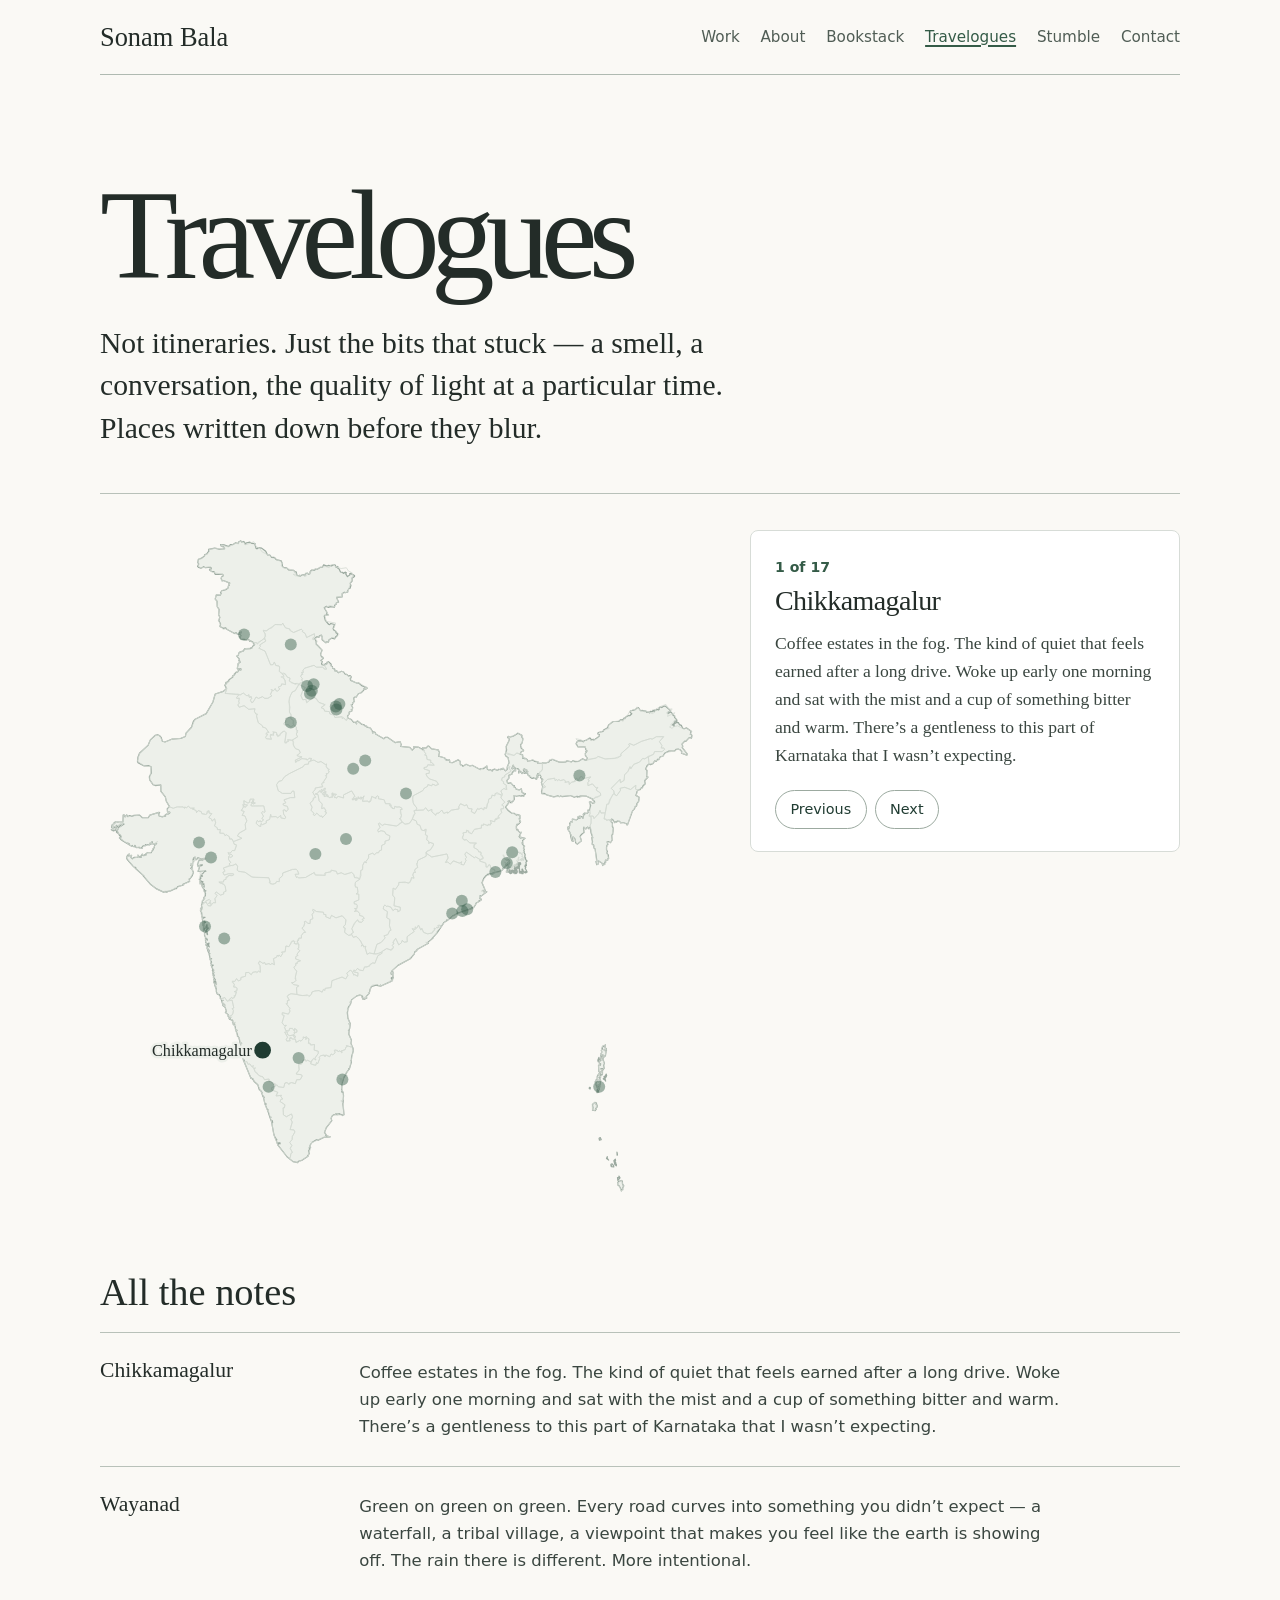
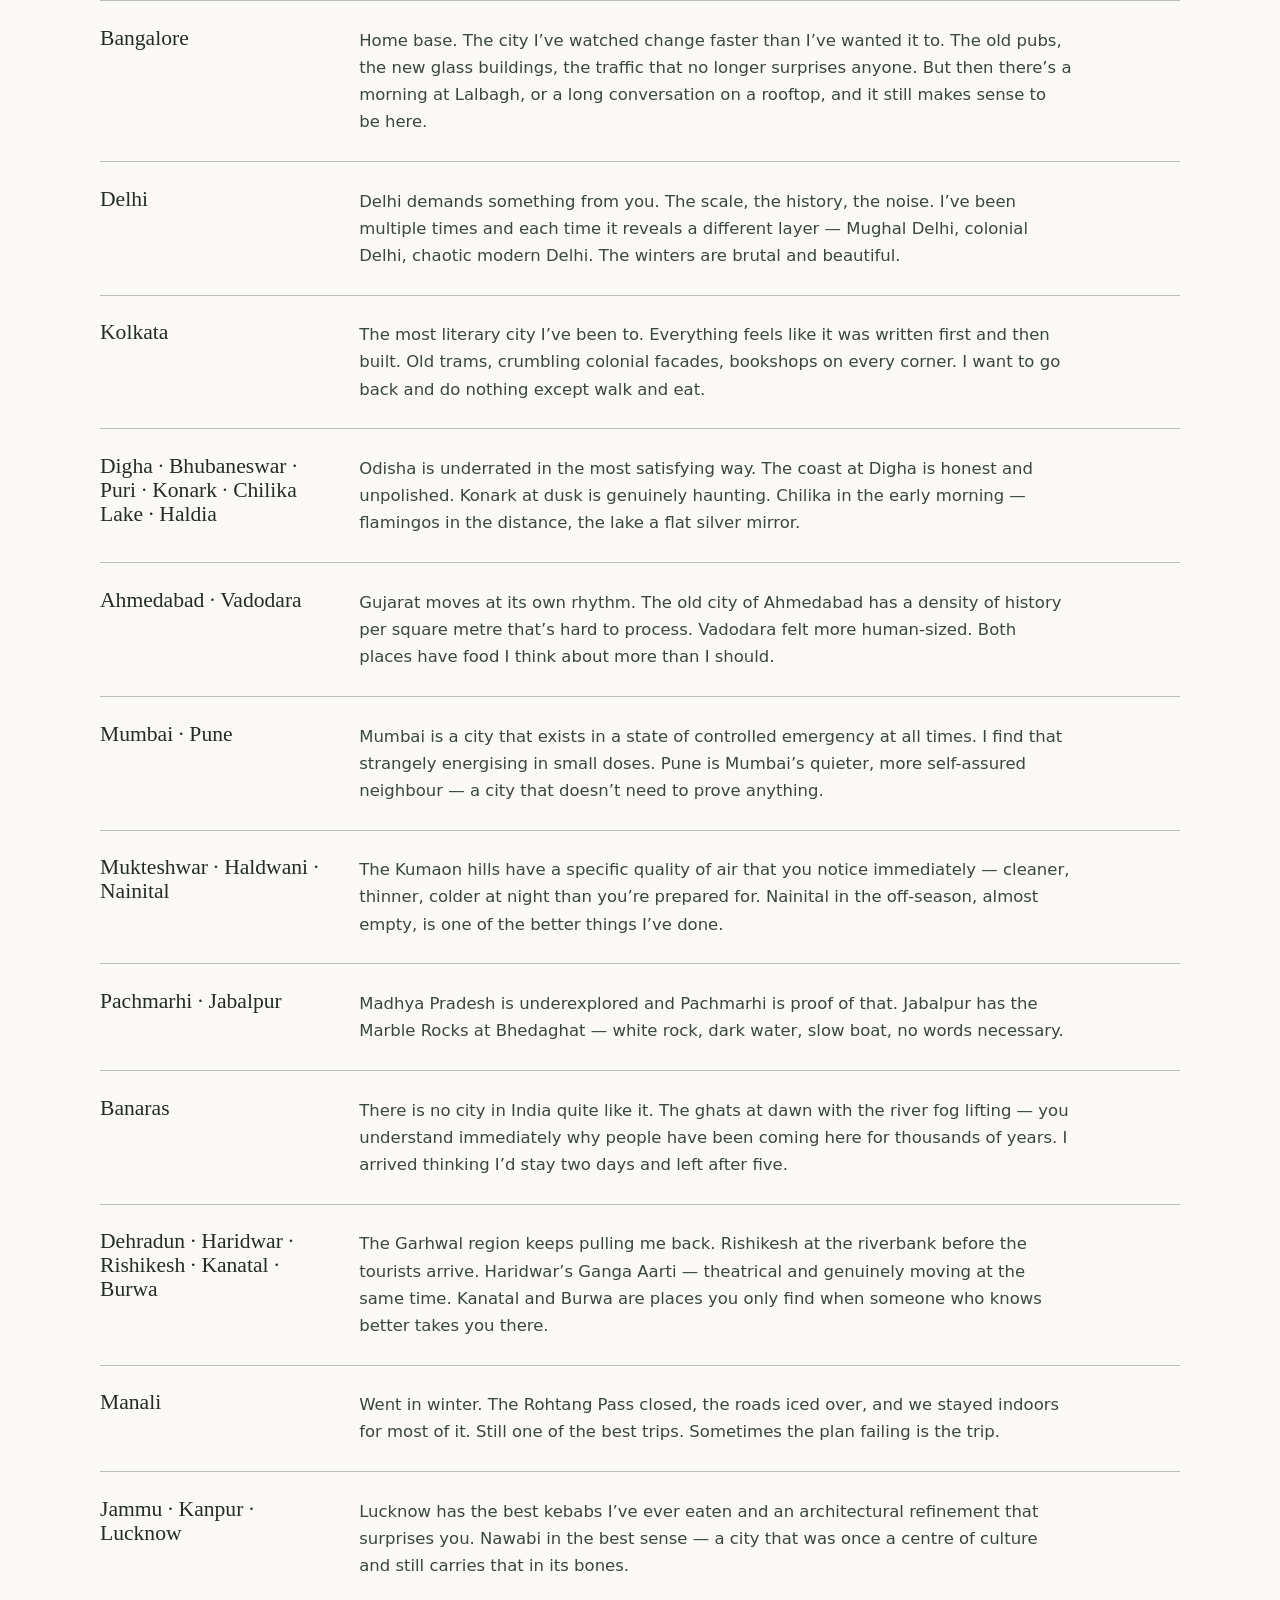
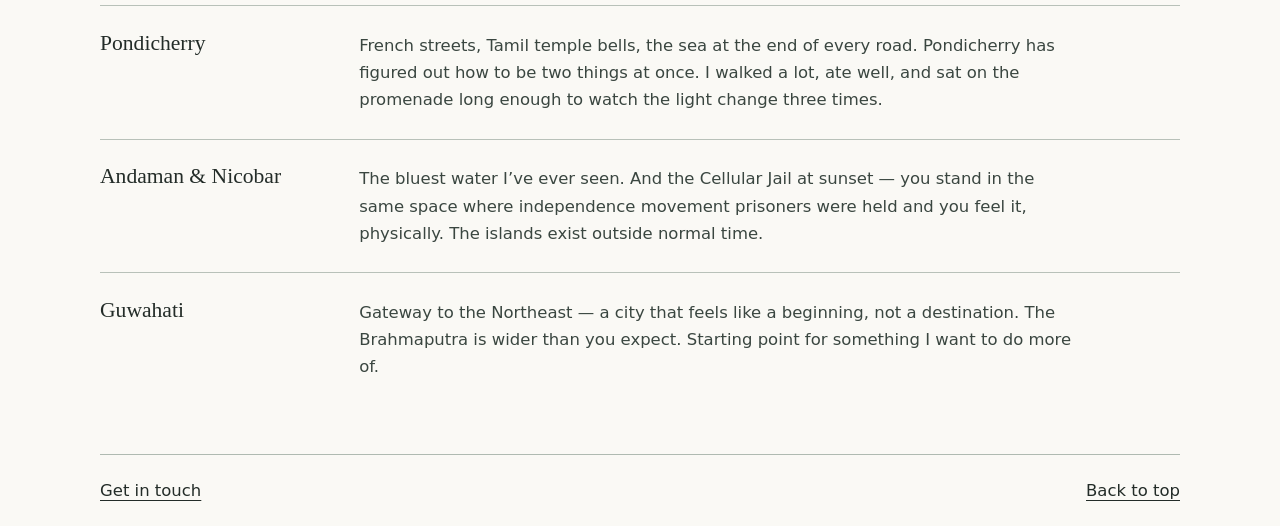
<file: travelogues.html>
<!doctype html>
<html lang="en">
<head>
  <meta charset="utf-8">
  <meta name="viewport" content="width=device-width, initial-scale=1">
  <title>Travelogues · Sonam Bala</title>
  <meta name="description" content="Travel notes from across India, on a map.">
  <style>
:root {
  --bg: #faf9f5;
  --ink: #232c28;
  --ink-soft: #3a4640;
  --muted: #505d55;
  --green: #345b47;
  --green-dark: #203c32;
  --line: #b8c1b9;
  --line-soft: #d7dcd7;
  --card: #ffffff;
  --land: #edf0ea;
}

* { box-sizing: border-box; }
html { scroll-behavior: smooth; }
body { margin: 0; background: var(--bg); color: var(--ink); font: 1.03rem/1.65 system-ui, sans-serif; }
a { color: inherit; text-underline-offset: .23em; }
a:focus-visible, button:focus-visible { outline: 3px solid #416c56; outline-offset: 4px; }
h1, h2, h3, p { margin: 0; }
h1, h2, h3 { font-family: Georgia, serif; font-weight: normal; line-height: 1.1; }
.skip { position: absolute; left: -100vw; }
.skip:focus { left: 1rem; background: white; }

/* header, footer */
header, main, footer { width: min(1080px, 90%); margin: auto; }
header, footer { display: flex; justify-content: space-between; align-items: center; padding: 1.35rem 0; }
header { flex-wrap: wrap; gap: .5rem 2rem; border-bottom: 1px solid #afbab1; }
header > a { font: 1.65rem Georgia, serif; text-decoration: none; }
header nav { display: flex; flex-wrap: wrap; gap: .35rem 1.3rem; font-size: .95rem; }
header nav a { text-decoration: none; color: var(--muted); }
header nav a:hover { color: var(--ink); text-decoration: underline; }
header nav a[aria-current] { color: var(--green); text-decoration: underline; text-decoration-thickness: 2px; }
footer { border-top: 1px solid #afbab1; gap: 1rem; flex-wrap: wrap; }

/* page intro */
.hero { padding: clamp(3rem, 7vw, 6rem) 0 2.7rem; max-width: 810px; }
.hero h1 { font-size: clamp(4.3rem, 10vw, 8rem); letter-spacing: -.07em; }
.hero p { font-family: Georgia, serif; font-size: clamp(1.3rem, 3vw, 1.85rem); line-height: 1.45; max-width: 690px; margin-top: 1rem; }

/* small labels */
.date { color: var(--green); font-weight: 650; font-size: .9rem; }
.place { color: var(--muted); font-size: .9rem; }

@media (prefers-reduced-motion: reduce) {
  html { scroll-behavior: auto; }
  *, *::before, *::after { animation: none !important; transition: none !important; }
}

/* map */
.travel-map { display: grid; grid-template-columns: minmax(0, 7fr) minmax(0, 5fr); gap: clamp(1.5rem, 4vw, 3rem); align-items: start; border-top: 1px solid var(--line); padding: 2.2rem 0 3rem; }
.india { display: block; width: 100%; max-width: 600px; height: auto; }
.india text { font-family: Georgia, serif; }
.pin { cursor: pointer; }
.pin .dot { transition: fill-opacity .15s; }
.pin:hover .dot, .pin:focus .dot { fill-opacity: .9; }
.pin.on .dot { fill: var(--green-dark); fill-opacity: 1; stroke: var(--green-dark); stroke-width: 8; }
.pin:focus-visible { outline: none; }
.pin:focus-visible .dot { stroke: var(--ink); stroke-width: 5; }
.pin-label { display: none; pointer-events: none; fill: var(--ink); font-size: 27px; paint-order: stroke; stroke: var(--land); stroke-width: 8px; stroke-linejoin: round; }
.pin-label.on { display: block; }

/* note card beside the map */
.map-card { position: sticky; top: 1.5rem; background: var(--card); border: 1px solid var(--line-soft); border-radius: 8px; padding: 1.4rem 1.5rem; }
.map-count { color: var(--green); font-weight: 650; font-size: .88rem; }
.map-card h2 { font-size: 1.75rem; letter-spacing: -.02em; margin: .35rem 0 .75rem; }
.map-card p { font: 1.1rem/1.6 Georgia, serif; color: var(--ink-soft); }
.map-nav { display: flex; gap: .5rem; margin-top: 1.3rem; }
.map-nav button { font: inherit; font-size: .9rem; color: var(--green-dark); background: transparent; border: 1px solid #9caaa0; border-radius: 999px; padding: .4rem .9rem; cursor: pointer; }
.map-nav button:hover { border-color: var(--green); }

/* all notes */
.notes-title { font-size: clamp(1.7rem, 4vw, 2.4rem); margin: 1rem 0 1.2rem; }
.entry { display: grid; grid-template-columns: minmax(160px, 21%) 1fr; gap: 3%; border-top: 1px solid var(--line); padding: 1.6rem 0; }
.entry h3 { font-size: 1.35rem; }
.entry p { max-width: 68ch; color: var(--ink-soft); }
.entries { padding-bottom: 3rem; }

@media (max-width: 760px) {
  .travel-map { grid-template-columns: 1fr; }
  .map-card { position: static; }
  .pin .dot { r: 14; }
  .pin-label { font-size: 36px; }
  .entry { grid-template-columns: 1fr; gap: .4rem; }
}
  </style>
</head>
<body>
  <a class="skip" href="#main">Skip to content</a>
  <header id="top">
    <a href="./" aria-label="Sonam Bala home">Sonam Bala</a>
    <nav aria-label="Main">
      <a href="./">Work</a>
      <a href="about.html">About</a>
      <a href="bookstack.html">Bookstack</a>
      <a href="travelogues.html" aria-current="page">Travelogues</a>
      <a href="stumble.html">Stumble</a>
      <a href="contact.html">Contact</a>
    </nav>
  </header>
  <main id="main">
    <div class="hero">
      <h1>Travelogues</h1>
      <p>Not itineraries. Just the bits that stuck &#8212; a smell, a conversation, the quality of light at a particular time. Places written down before they blur.</p>
    </div>
    <section class="travel-map" aria-label="Travel map">
      <svg class="india" viewBox="0 0 1000 1129" role="img" aria-label="Map of India with the places in these travel notes">
        <path d="M328.4 75.5L332.1 76.4L332.8 75.4L334.0 76.7L338.2 74.2L341.4 76.4L342.3 72.9L345.7 71.9L347.4 73.8L349.6 73.2L350.4 69.0L352.4 67.0L357.9 66.8L359.0 65.0L362.1 65.6L366.7 62.4L370.9 61.8L372.7 58.1L378.4 60.2L380.1 59.0L386.4 59.7L388.9 57.6L392.1 58.3L393.7 62.5L396.4 60.8L396.4 63.8L398.6 65.1L400.8 70.0L404.5 70.5L405.5 72.3L409.1 70.2L410.6 71.3L409.5 73.1L412.4 77.7L416.6 74.7L416.1 73.1L417.4 72.3L424.2 75.8L424.2 77.6L420.1 80.2L420.0 85.6L417.0 88.6L418.3 93.2L416.8 94.8L417.4 96.7L415.1 97.5L412.8 101.3L413.1 103.4L409.0 104.5L407.2 103.7L403.5 106.2L403.8 111.4L394.3 112.4L397.6 120.1L393.7 121.7L393.6 124.1L391.3 125.0L390.8 128.5L383.8 127.7L380.8 128.9L377.3 127.3L373.7 129.5L378.4 137.4L377.9 139.8L380.5 141.5L374.4 142.1L373.7 143.7L375.5 150.7L381.0 157.1L382.5 157.8L384.7 155.8L391.0 157.5L388.5 164.3L389.5 166.5L393.1 168.6L393.4 171.4L395.9 172.9L395.6 175.8L392.5 178.4L391.2 181.4L386.6 180.1L381.8 182.8L380.8 186.8L377.9 186.4L376.4 188.0L370.2 182.9L370.2 178.0L368.9 175.1L365.4 176.9L365.3 178.4L361.5 178.0L357.5 181.1L360.0 184.2L360.5 190.1L370.2 200.2L367.6 206.9L369.2 211.4L370.8 211.4L372.4 214.0L368.2 217.5L370.8 219.8L369.2 222.6L370.1 224.6L374.2 225.4L375.6 222.6L378.1 223.2L378.1 220.5L380.8 219.5L385.3 223.7L385.0 226.4L387.4 227.9L387.8 230.4L391.2 231.8L391.6 234.9L394.3 234.5L397.5 237.9L402.4 235.5L406.2 236.7L408.3 240.0L410.9 240.5L414.3 243.6L416.3 242.5L418.5 244.2L418.8 245.7L417.0 247.6L417.8 250.7L428.5 255.4L430.7 254.6L437.1 259.9L444.7 262.6L445.2 264.1L443.6 264.8L441.5 265.1L440.7 263.4L439.2 265.4L439.7 266.8L435.3 271.2L430.6 272.9L426.9 278.7L425.0 278.3L422.7 280.4L424.1 285.9L421.9 287.4L420.6 290.9L418.6 291.3L421.1 295.9L420.4 299.8L418.8 299.2L419.6 302.1L415.4 303.4L415.1 306.9L412.5 310.1L413.1 313.4L419.0 315.9L422.5 320.2L425.5 320.4L427.7 323.1L427.3 319.1L429.4 318.3L436.7 324.1L440.3 324.7L442.5 327.2L444.3 326.7L444.8 328.6L450.7 330.0L454.3 335.8L454.2 338.1L456.0 337.8L456.1 336.5L458.5 337.1L459.5 339.9L473.0 348.0L475.8 345.4L479.1 345.6L491.7 354.3L500.3 352.7L501.9 357.6L501.2 360.6L516.2 362.3L520.4 366.8L523.5 363.8L522.8 361.4L530.3 361.8L538.5 366.2L539.2 365.1L538.0 362.7L543.8 363.1L546.3 360.1L548.0 360.1L552.7 364.8L563.6 366.5L565.9 370.7L564.3 376.9L574.9 380.0L575.1 381.6L577.9 382.5L577.0 383.8L582.5 383.2L583.2 387.2L587.2 387.8L596.9 383.1L600.3 385.4L600.5 391.0L604.3 392.5L604.4 394.0L610.2 390.5L616.5 393.3L620.3 392.2L633.5 399.2L634.6 397.9L638.9 397.8L644.8 393.3L645.4 398.2L647.8 399.8L651.0 399.6L653.7 401.9L654.6 399.7L657.8 398.5L662.4 400.7L664.8 398.7L667.8 399.6L668.6 397.5L670.5 398.7L671.8 396.9L675.8 401.4L678.5 399.1L678.7 395.1L681.7 387.9L680.0 379.1L676.7 377.2L675.1 374.3L677.7 366.6L676.9 360.8L682.0 350.3L682.0 348.1L679.4 345.8L680.2 344.1L683.8 344.9L689.2 343.5L696.6 338.6L703.2 342.3L703.2 345.4L704.9 348.0L703.6 354.7L700.8 358.3L702.2 364.0L706.0 366.9L705.8 368.2L702.1 369.7L700.2 373.5L704.4 374.7L704.5 380.6L706.0 378.8L706.8 380.9L709.3 380.7L711.8 382.4L713.0 385.4L721.2 383.5L724.2 385.6L730.1 386.5L729.3 388.4L737.1 389.2L737.1 387.9L743.2 388.2L748.1 386.6L749.4 383.6L751.7 384.0L753.5 382.1L765.5 386.8L776.6 386.3L778.0 384.9L786.0 386.4L788.3 384.3L791.2 386.0L797.7 385.5L804.4 381.4L809.8 384.0L811.3 383.3L812.0 380.0L809.0 375.7L808.8 372.5L810.3 370.2L809.2 369.3L812.0 368.3L810.1 366.9L808.5 361.4L796.4 361.3L793.5 356.0L796.1 351.4L802.9 351.4L805.4 353.0L807.4 350.8L809.8 350.7L816.0 346.8L817.7 347.4L818.5 350.1L822.0 348.7L823.0 350.2L832.1 343.6L832.2 340.9L829.7 340.0L830.4 337.5L838.5 335.7L839.3 333.5L846.0 329.7L847.4 325.2L855.2 319.2L864.6 319.1L867.2 316.5L871.3 316.4L873.3 313.5L874.8 314.5L875.1 312.4L880.1 309.4L882.8 309.6L886.3 306.2L883.3 303.8L883.9 301.7L892.1 299.3L894.9 296.6L897.3 295.9L900.9 301.2L903.5 300.7L908.0 302.6L907.1 300.9L910.5 302.1L910.7 303.7L914.3 303.3L916.0 304.7L917.2 302.3L921.0 302.6L921.7 300.2L924.0 302.6L923.9 300.3L927.0 300.4L927.3 298.7L930.8 299.8L931.9 299.1L931.7 296.5L934.2 294.7L936.3 295.9L939.3 293.7L942.2 293.5L950.4 300.3L949.9 302.4L947.0 303.6L946.6 305.8L951.3 303.1L955.1 307.3L955.2 309.3L957.7 309.3L957.7 312.1L961.3 316.6L961.6 318.6L958.4 318.3L957.4 322.0L953.9 324.8L956.1 325.1L956.9 327.5L956.7 323.5L960.7 320.7L964.0 321.0L965.6 324.3L968.9 325.6L971.0 330.3L973.5 331.2L977.7 329.9L985.4 335.5L983.8 340.6L985.2 340.5L986.6 342.4L985.6 347.2L983.4 345.8L981.7 346.4L976.4 352.3L974.6 351.8L969.9 356.9L971.4 360.4L970.3 362.4L978.9 373.5L978.1 375.3L969.1 372.0L969.7 369.3L966.8 366.2L963.7 365.3L960.5 365.5L957.7 368.3L948.0 368.6L941.1 372.1L938.6 376.7L933.8 378.0L931.2 382.8L929.4 382.0L927.4 385.2L924.7 384.9L921.5 389.3L917.3 391.0L915.0 389.9L912.2 392.3L909.3 398.2L911.7 400.8L911.2 410.7L913.4 411.7L907.7 417.9L908.9 422.9L905.1 426.2L903.9 429.8L902.2 429.9L900.1 432.8L896.8 433.3L895.2 435.9L893.2 442.3L898.7 445.5L897.8 452.3L895.1 455.7L894.2 460.2L892.1 460.5L891.0 464.5L887.4 468.5L879.4 491.1L878.3 491.6L877.4 489.7L871.9 487.5L867.8 488.3L866.0 485.5L861.7 485.3L860.7 487.1L859.6 486.3L857.8 487.8L854.8 483.1L852.6 481.9L851.9 482.8L851.9 486.2L854.1 488.4L854.0 494.4L855.6 496.9L854.4 507.7L852.8 508.8L853.8 516.6L850.8 521.2L847.2 519.3L845.2 519.8L846.5 524.6L845.4 524.7L844.2 528.3L844.2 533.1L845.7 536.0L844.6 538.3L847.2 541.8L847.7 547.7L845.8 548.4L846.0 550.8L842.3 550.1L843.0 553.5L841.2 553.4L841.2 557.6L839.4 556.1L838.0 559.2L836.5 554.9L831.1 551.6L830.5 556.7L827.9 557.9L826.6 552.6L828.0 552.7L828.1 551.3L825.1 531.3L823.6 530.5L822.8 525.2L820.2 523.7L820.9 519.4L819.4 513.0L821.3 512.8L818.4 504.6L817.2 495.7L815.9 495.7L815.1 498.1L812.9 495.1L809.5 498.3L806.5 495.2L805.8 497.0L807.0 504.3L802.8 506.9L800.1 510.7L802.5 518.1L795.3 523.6L792.8 521.4L791.6 514.8L788.5 511.3L787.4 514.8L788.7 519.1L786.3 517.8L784.4 510.0L785.4 508.5L784.5 508.9L783.1 503.9L780.1 499.6L780.0 497.5L781.4 498.3L781.7 496.9L779.9 496.8L780.0 494.9L782.1 495.1L783.2 491.5L782.5 488.3L784.0 488.5L784.9 485.8L787.4 486.6L787.2 481.9L794.2 483.1L796.0 482.0L796.9 477.4L797.6 479.9L800.1 480.6L799.5 476.9L803.0 477.7L804.7 480.8L806.0 476.1L805.3 473.7L806.5 473.0L807.8 474.2L806.9 472.0L811.2 472.4L813.4 470.7L813.1 467.0L815.4 467.2L817.8 459.4L815.6 453.5L817.9 453.0L821.2 455.4L824.4 454.4L824.1 451.8L821.8 451.2L822.0 448.9L810.0 443.3L799.7 443.7L799.6 445.0L798.1 444.3L796.0 445.6L795.1 443.7L790.4 445.2L783.7 442.6L770.3 444.4L767.6 443.3L766.0 444.4L763.8 444.1L763.7 442.9L756.3 444.8L745.7 442.0L740.6 439.1L736.4 439.5L735.8 436.3L737.8 427.9L735.6 420.9L738.0 416.2L735.9 416.2L737.5 414.9L734.2 412.9L734.9 411.1L733.4 408.6L731.2 408.4L731.1 405.8L729.6 406.1L730.1 408.4L728.2 408.7L729.5 410.0L728.4 410.8L729.5 410.4L730.1 412.0L728.6 412.0L727.7 415.4L726.5 415.3L726.5 414.1L722.9 413.9L722.9 412.9L722.6 412.6L720.4 414.0L717.0 412.0L716.2 409.8L713.8 409.3L711.9 404.3L713.1 402.8L711.4 402.8L711.5 400.1L708.4 399.5L708.1 398.3L707.2 397.9L705.5 399.7L707.0 402.4L707.3 401.7L708.2 401.8L708.5 403.9L710.6 403.8L710.3 405.6L707.2 405.7L705.2 404.0L703.4 406.0L701.8 403.2L697.6 404.9L697.6 403.7L698.2 404.2L699.0 404.0L697.8 402.8L700.2 402.8L700.2 401.8L698.8 402.3L698.7 400.4L696.1 397.5L694.0 397.9L689.9 394.8L688.7 391.9L686.5 397.1L687.2 398.3L687.8 396.8L691.6 397.8L692.9 401.4L690.7 400.8L687.1 404.2L687.1 406.4L681.4 409.0L681.6 413.4L678.3 417.2L679.0 420.9L680.5 422.3L684.4 421.1L688.8 426.0L690.5 426.2L690.2 428.7L692.1 429.1L693.4 431.8L698.7 433.2L702.3 431.3L703.3 437.0L706.3 439.1L708.9 439.2L708.9 440.5L707.2 440.9L706.1 444.1L703.4 442.3L702.2 443.9L699.0 442.6L694.2 443.7L690.1 442.5L690.5 448.7L688.7 451.9L686.8 452.1L686.4 454.6L684.0 454.3L682.9 451.3L680.1 452.3L681.3 455.0L675.8 461.8L680.2 467.5L686.6 472.1L690.2 472.2L693.9 475.2L694.4 474.0L699.8 475.7L700.2 480.4L698.6 481.4L700.1 483.7L699.6 485.9L701.0 486.3L697.6 490.4L694.6 490.6L695.4 492.2L693.9 493.4L694.0 498.2L695.2 498.5L694.7 499.9L696.9 499.7L697.1 501.5L700.0 504.3L702.0 503.7L699.7 508.8L700.2 510.4L698.5 510.6L699.3 512.3L701.6 513.6L702.4 512.3L708.5 513.7L704.3 517.8L704.6 521.2L703.5 521.1L704.0 523.5L705.1 523.1L705.6 525.7L707.6 526.9L705.7 530.1L707.4 532.3L706.2 533.8L707.3 535.1L706.5 537.1L708.5 540.4L708.1 545.5L709.4 546.6L708.5 546.9L711.0 551.8L711.9 551.6L709.9 553.5L710.7 559.4L708.9 559.3L709.2 558.0L708.4 558.9L709.2 560.7L708.1 560.9L709.7 562.0L708.7 563.9L711.9 570.1L710.5 571.0L709.3 569.3L709.5 571.5L707.2 570.8L706.8 569.1L706.0 570.3L704.0 565.1L703.0 565.4L704.2 565.8L703.6 570.8L702.3 570.2L702.6 568.4L702.0 569.5L699.4 568.6L698.7 562.2L699.6 558.0L701.3 556.6L700.5 554.4L698.2 554.7L699.8 556.1L699.3 557.0L696.7 554.4L695.3 556.0L695.9 559.6L694.7 558.0L695.8 560.0L694.4 560.4L693.9 563.7L693.8 561.6L692.0 561.6L692.7 559.0L690.7 560.8L691.8 562.8L690.4 563.9L691.3 564.7L690.4 571.0L689.7 571.2L690.1 570.6L689.4 569.5L689.9 567.8L689.5 567.2L689.2 569.6L689.9 570.7L688.6 571.7L688.8 567.1L687.6 566.7L688.6 567.3L687.7 568.5L684.6 566.6L685.7 572.2L683.7 572.8L680.7 558.7L682.9 554.4L682.4 551.8L681.5 550.3L676.1 549.2L679.9 550.6L681.8 553.4L677.1 556.6L674.6 562.3L672.8 564.2L671.4 563.6L671.8 565.1L669.0 568.0L653.7 572.2L654.9 573.2L648.6 573.0L646.6 574.5L645.4 573.7L646.0 574.9L643.7 575.8L639.5 580.8L636.7 588.0L641.5 599.2L641.3 600.6L638.0 600.9L642.2 601.1L642.5 603.1L640.5 603.0L639.9 603.2L641.2 603.7L644.7 602.8L634.7 610.6L633.5 609.5L634.5 610.6L633.0 611.5L633.6 613.7L632.7 613.9L635.4 615.1L634.7 616.8L631.6 618.0L633.2 618.1L635.7 616.2L631.8 619.3L626.5 622.0L627.6 621.6L623.3 628.5L621.9 629.8L619.7 629.0L621.6 630.3L594.0 639.4L595.8 639.1L587.5 643.5L578.9 650.8L577.4 650.3L578.9 650.9L573.2 654.3L569.4 660.1L567.7 660.1L567.7 661.6L569.3 660.2L561.5 671.8L553.2 680.9L555.0 680.2L546.3 687.5L547.3 688.9L528.4 699.1L527.9 701.3L525.0 702.7L523.6 706.8L517.1 714.6L496.7 725.6L487.0 734.3L485.1 738.0L485.1 740.1L488.7 741.9L487.9 736.1L489.1 738.9L488.8 742.3L488.1 745.1L485.7 746.2L488.0 745.9L487.9 746.8L489.1 745.5L487.0 750.1L485.4 746.8L486.8 750.5L485.4 751.4L486.9 751.4L467.5 760.4L467.8 758.9L467.5 758.4L467.2 760.5L461.8 759.1L461.6 758.8L462.1 758.9L462.3 758.3L462.0 758.1L452.6 760.9L450.3 765.2L448.7 772.4L447.9 771.6L448.3 772.7L443.6 777.7L444.7 779.9L443.1 779.5L444.1 780.1L442.4 780.0L441.7 781.7L440.3 780.2L441.2 781.6L438.1 782.1L438.3 780.3L437.5 780.6L436.6 778.2L436.5 776.6L437.4 779.3L437.3 777.0L436.1 776.1L433.0 775.3L427.9 776.5L419.3 783.1L417.4 790.4L413.9 795.7L412.2 804.5L413.2 813.9L416.7 821.5L415.2 822.6L417.1 822.2L416.2 830.7L415.1 834.1L414.0 833.8L415.1 834.2L414.8 840.5L419.1 850.6L418.4 855.5L421.6 865.1L421.3 862.7L421.5 862.8L422.1 868.4L419.3 878.1L418.8 885.6L418.3 884.1L419.1 886.4L415.8 897.7L415.0 898.9L414.4 898.1L414.9 899.0L409.7 905.9L411.0 905.0L406.4 912.8L402.6 926.0L403.3 924.9L402.8 932.6L405.0 937.1L403.1 936.2L402.7 936.4L405.3 937.4L405.9 943.0L404.9 956.5L406.7 974.6L403.8 975.9L403.9 974.8L399.4 973.3L399.3 974.1L398.6 972.6L396.7 974.5L396.0 974.0L397.5 973.3L392.8 973.2L394.8 974.4L390.5 974.2L387.2 976.4L385.1 980.4L386.4 984.3L377.3 996.0L374.2 1004.0L377.5 1009.0L376.1 1009.2L383.7 1011.4L372.9 1012.4L363.7 1016.9L360.7 1016.4L353.2 1020.8L350.1 1025.5L349.8 1030.1L349.7 1030.2L348.8 1029.9L348.5 1029.9L349.7 1030.3L351.0 1029.1L348.0 1034.3L348.7 1039.4L345.8 1043.4L346.7 1043.8L336.0 1050.8L330.6 1052.2L329.5 1054.5L321.7 1052.7L311.7 1044.6L296.2 1025.0L298.0 1022.4L300.1 1023.0L299.1 1022.1L300.2 1021.6L297.6 1021.6L296.0 1023.7L293.4 1016.5L294.3 1017.3L294.6 1015.4L293.8 1016.3L292.3 1012.5L293.3 1016.3L290.0 1008.4L286.0 987.1L287.7 987.6L287.1 984.5L285.8 985.0L286.1 986.6L283.8 980.7L283.7 979.3L285.0 978.7L283.3 979.1L279.3 966.8L280.2 966.9L280.3 966.3L279.1 966.8L275.5 957.9L276.7 957.0L276.8 956.5L275.4 957.3L275.5 956.8L275.2 956.1L275.4 956.9L275.2 957.6L272.4 945.7L273.8 945.5L271.7 944.4L272.4 943.6L271.6 944.2L269.4 938.2L270.1 937.1L269.3 937.6L267.8 934.3L265.6 933.0L263.0 924.6L256.8 919.2L255.4 915.3L254.3 914.4L254.7 916.0L252.7 913.5L251.7 914.1L239.3 884.3L240.7 884.5L238.9 881.8L239.4 884.0L239.1 883.9L234.9 866.3L234.8 862.7L235.3 863.9L235.2 863.1L235.6 863.1L235.7 862.9L235.7 862.4L234.7 862.0L234.0 856.0L234.4 856.9L235.8 855.7L234.4 854.2L234.1 855.8L233.5 854.8L231.4 845.7L228.9 843.3L229.4 842.0L226.1 832.9L229.0 834.2L225.9 832.6L225.5 828.0L223.5 824.9L224.6 823.6L224.2 822.8L222.2 824.3L221.6 821.6L223.5 821.3L220.8 820.5L221.7 820.0L220.3 817.7L221.1 817.5L221.3 817.4L215.8 815.3L215.0 814.2L216.1 812.9L217.3 813.6L217.4 812.2L215.7 812.8L213.3 810.1L213.6 807.7L209.0 804.1L210.5 802.3L210.5 801.5L208.5 795.4L204.8 792.5L207.8 793.0L208.1 791.8L204.9 790.7L206.2 789.1L204.3 789.6L203.1 786.1L205.0 783.8L203.1 785.2L201.7 781.6L202.5 781.1L200.4 780.7L200.9 778.2L199.6 776.0L198.6 774.2L195.7 773.6L193.9 769.5L193.9 763.8L193.1 764.3L193.2 761.3L192.3 761.6L191.6 759.4L193.0 758.1L191.2 758.6L191.0 757.9L194.3 756.6L191.1 757.3L190.7 755.7L191.0 755.8L191.7 755.4L190.5 755.6L189.3 753.2L190.0 751.4L190.9 753.0L190.5 753.1L190.5 753.6L190.8 754.3L190.8 753.3L193.5 753.5L190.8 752.7L190.4 751.6L192.1 752.0L192.4 751.5L189.4 750.0L191.2 748.9L191.4 750.0L192.1 750.4L192.1 749.4L191.7 748.7L189.8 749.3L190.2 746.7L189.0 745.4L190.3 741.8L188.6 742.4L188.4 740.0L189.3 739.9L188.0 739.6L188.2 737.4L188.6 736.4L188.9 737.2L189.8 737.7L189.7 736.8L189.2 737.1L189.2 736.5L187.8 736.2L187.3 734.0L188.3 735.7L189.6 734.3L188.1 734.3L189.3 732.7L188.3 732.9L185.1 725.1L187.5 726.5L188.7 725.3L186.7 725.3L184.5 721.4L185.9 720.2L183.4 715.8L186.0 714.7L183.4 713.9L181.7 705.9L183.1 705.9L180.6 703.5L181.9 702.1L179.8 701.8L181.8 700.3L179.5 700.3L180.1 698.1L178.5 698.1L178.5 693.1L176.6 692.2L176.7 690.0L177.7 690.0L181.2 692.2L180.7 693.2L180.8 693.5L182.2 694.9L180.9 693.2L181.5 691.6L180.3 689.4L181.5 689.3L181.7 688.6L180.3 689.1L179.8 690.6L176.2 687.6L175.7 680.7L177.6 680.9L178.0 682.1L179.0 683.4L179.0 683.3L177.8 680.7L176.3 680.6L174.1 675.2L174.4 671.4L176.8 670.5L178.7 672.2L178.2 673.1L178.8 674.2L179.3 674.4L178.4 669.1L176.4 669.6L175.8 667.9L177.1 668.1L177.2 666.2L178.4 666.3L177.4 665.4L178.6 665.4L181.0 663.5L178.8 664.1L178.3 657.5L176.5 661.1L177.4 662.9L174.4 664.0L173.7 666.9L172.4 668.1L173.2 657.8L172.1 659.7L171.5 658.8L173.6 655.2L171.6 657.4L171.7 653.4L175.9 654.0L174.0 651.7L172.6 652.7L171.4 651.8L170.3 647.8L175.1 645.5L169.9 645.4L169.4 637.7L167.4 634.5L168.6 633.4L167.7 630.9L169.2 629.7L169.7 629.7L170.1 630.6L170.4 630.6L169.1 626.0L170.5 621.3L171.6 621.0L170.4 621.2L170.7 618.2L173.4 615.2L173.2 612.7L175.5 609.6L175.9 605.8L173.7 602.0L174.7 602.3L176.5 601.4L174.1 601.7L174.0 599.1L173.1 600.2L171.6 595.7L173.0 595.9L173.8 593.8L170.8 595.4L170.0 592.9L169.8 590.9L173.8 591.7L172.1 591.1L173.1 589.6L169.1 589.7L169.2 588.2L170.4 587.7L171.8 586.4L168.1 587.2L166.9 590.0L166.8 585.5L167.6 584.8L168.7 585.9L170.3 585.8L166.9 584.4L166.8 582.2L165.5 582.2L168.4 580.2L167.1 579.0L168.8 576.3L170.2 577.3L170.9 576.8L169.8 575.8L167.1 576.9L168.2 575.0L172.9 571.0L173.3 569.0L176.4 568.7L163.5 569.2L166.2 560.5L167.3 559.0L169.3 559.4L170.2 558.8L170.5 558.1L167.1 558.4L163.5 560.8L162.5 558.0L165.1 549.8L170.9 550.9L172.8 548.0L174.7 548.9L175.9 547.7L173.5 547.1L170.5 548.9L163.4 546.2L160.0 549.8L158.3 545.1L157.5 546.9L156.5 546.1L156.7 548.3L156.1 548.8L155.9 548.7L156.0 548.6L156.0 548.4L155.8 548.3L155.1 548.4L155.6 553.4L153.5 556.7L151.7 556.3L153.6 557.1L153.9 559.8L153.4 559.1L152.7 558.8L151.1 558.6L154.0 560.3L154.0 563.9L152.8 562.2L151.2 563.9L152.8 564.4L155.8 570.5L153.5 576.6L149.4 582.1L149.1 581.7L148.6 581.6L149.4 585.7L138.4 590.4L139.3 591.5L137.9 590.5L137.9 592.1L129.6 594.4L127.2 597.6L124.7 597.4L125.3 598.0L117.5 601.5L111.7 602.6L111.9 603.5L108.5 602.6L106.7 603.9L94.4 598.2L84.6 590.9L72.1 576.6L73.2 576.8L73.0 576.4L59.3 564.1L59.5 562.3L58.1 563.0L55.0 560.2L45.6 549.4L44.2 546.2L45.7 542.5L48.6 540.0L47.5 543.2L52.7 542.2L51.6 546.1L53.9 548.0L57.3 545.4L62.3 545.3L63.7 544.0L63.2 541.9L64.7 544.7L65.9 544.1L65.3 545.0L65.4 545.6L66.9 544.1L68.5 545.6L67.8 544.4L70.5 540.2L70.9 541.8L73.1 542.9L73.9 541.1L76.8 541.5L76.4 539.7L79.0 537.7L85.2 537.8L87.9 532.8L88.4 533.1L88.9 533.0L88.1 531.5L90.0 530.0L91.1 525.5L94.3 522.5L92.6 522.1L91.1 524.2L89.0 523.4L87.3 522.2L86.7 519.4L86.9 523.1L84.4 523.3L83.8 521.6L83.0 522.7L84.1 523.8L82.8 524.7L79.6 524.3L76.1 526.0L76.0 524.5L75.7 524.5L75.3 526.2L72.3 526.3L70.5 527.9L70.1 530.6L69.0 529.9L69.9 530.8L68.3 529.6L65.5 530.0L65.2 528.7L61.3 529.4L58.0 527.9L58.7 526.6L58.3 525.7L57.9 527.9L54.0 527.4L53.8 525.8L52.8 527.3L48.6 524.4L48.9 523.1L48.5 524.4L46.6 523.3L46.8 522.0L46.1 523.1L45.8 521.7L45.1 522.6L38.3 518.5L34.2 515.4L37.0 516.9L32.4 513.3L33.1 512.8L33.7 513.7L34.1 513.6L33.2 512.8L35.2 511.7L34.0 510.9L35.7 510.6L34.3 510.5L34.0 509.1L33.4 508.3L33.7 509.8L32.3 509.0L33.1 508.3L29.7 505.2L30.1 503.8L28.1 504.3L28.8 501.7L27.3 503.2L31.4 495.9L40.1 490.0L35.1 490.7L35.9 491.1L32.5 492.3L30.9 494.6L30.6 493.7L30.4 493.5L30.3 493.6L30.3 494.8L28.6 493.8L29.0 494.9L27.6 495.1L28.2 493.6L27.4 492.1L26.5 498.7L25.5 499.1L26.2 499.8L24.8 500.6L22.0 501.5L22.8 500.0L22.2 499.1L21.7 501.1L18.9 499.4L24.8 495.3L23.9 494.3L22.2 496.5L21.9 495.1L21.4 497.4L19.5 495.5L20.1 491.6L21.9 491.6L22.5 488.7L24.3 488.7L25.1 486.6L25.3 487.8L25.8 486.7L38.2 486.7L38.6 475.1L40.0 474.5L41.9 478.1L44.5 474.9L46.5 477.7L49.5 475.9L52.8 477.3L56.7 475.6L66.0 475.3L70.6 479.6L80.3 479.6L83.1 475.2L98.1 470.7L99.4 471.1L98.1 473.1L98.4 476.7L103.1 478.0L109.5 476.4L108.4 475.2L110.8 473.3L114.0 473.2L116.5 471.3L116.0 470.1L112.5 469.8L112.1 464.4L115.8 461.1L110.5 452.2L108.9 444.7L101.5 435.8L101.3 424.9L92.3 425.9L88.4 424.5L82.8 416.5L82.2 411.3L85.3 405.3L85.2 394.6L81.3 392.8L73.6 393.2L63.3 387.7L62.4 385.5L63.4 378.2L65.8 372.0L80.3 358.5L83.9 349.8L91.8 342.4L96.2 341.5L99.0 342.5L101.9 345.6L104.0 352.1L108.3 353.4L119.4 348.7L134.7 347.2L142.3 344.2L143.3 338.5L152.5 328.7L155.6 318.9L158.6 315.4L177.0 306.1L188.2 286.7L192.0 273.4L205.5 269.0L211.0 264.3L207.9 258.6L211.1 255.6L209.5 255.7L209.8 253.9L210.7 255.1L212.3 252.4L214.3 252.7L215.1 249.6L221.4 245.1L220.6 243.8L224.6 240.7L224.0 239.5L225.9 239.0L225.7 237.8L230.0 236.0L230.7 233.7L235.0 233.1L234.7 231.1L231.9 230.9L230.8 232.8L228.8 231.0L230.2 222.7L233.6 220.5L233.0 218.4L232.1 217.9L231.4 218.0L231.0 217.8L232.3 215.4L228.0 210.2L230.4 208.6L232.0 203.9L239.0 201.5L241.0 198.1L250.8 197.6L251.8 195.7L253.0 196.7L255.5 192.6L257.4 191.9L257.7 190.4L255.7 189.4L255.7 187.7L251.4 184.8L249.4 185.4L248.4 182.9L245.9 182.2L243.4 184.0L241.0 182.4L234.5 182.4L233.1 178.0L234.9 176.4L233.6 174.0L235.3 169.9L232.9 171.1L233.0 173.2L229.0 173.4L226.7 171.3L224.2 172.5L212.0 165.9L209.5 163.1L205.8 163.9L199.8 160.9L201.0 156.7L197.9 150.8L199.8 145.5L197.7 141.8L198.5 132.4L195.4 127.9L195.0 118.6L192.0 115.1L193.8 108.2L200.6 108.5L202.0 105.4L200.8 104.6L202.9 101.3L209.5 99.6L213.4 96.8L213.9 93.3L215.6 92.2L214.8 89.9L216.3 88.6L205.6 84.2L203.6 85.0L201.8 80.4L202.9 77.9L205.1 76.8L204.8 74.1L192.2 74.0L189.8 69.2L186.8 69.4L183.0 67.1L182.5 65.7L185.4 64.7L184.7 62.1L175.6 62.8L172.8 61.1L168.3 63.6L164.5 62.4L162.6 60.6L164.5 56.7L163.0 54.3L163.9 48.8L168.4 47.3L173.8 43.7L174.6 41.0L177.7 40.1L181.3 35.4L180.9 32.2L191.2 30.1L198.8 31.8L207.3 31.3L206.6 28.5L201.9 26.6L201.0 24.2L206.7 24.7L213.3 27.3L216.2 26.5L216.9 24.4L221.1 24.5L226.0 21.2L230.6 22.5L230.9 20.0L234.7 18.0L236.3 20.1L239.8 19.1L241.8 23.5L243.0 23.3L242.9 21.7L249.9 20.2L253.0 22.4L258.9 22.9L258.1 24.0L260.3 31.1L262.7 30.9L262.9 29.3L269.4 30.2L276.2 35.5L279.1 41.4L283.1 42.0L286.1 45.7L291.0 46.1L293.7 49.3L301.9 51.4L303.9 55.7L303.9 60.3L305.9 62.2L311.5 63.6L314.2 66.4L322.8 67.1L325.2 70.0L326.8 69.6L328.4 75.5ZM869.1 1084.1L870.7 1085.5L870.8 1089.7L872.9 1092.7L871.8 1093.0L872.8 1094.3L871.2 1096.2L871.3 1099.6L869.8 1099.4L869.0 1101.6L867.6 1097.0L865.2 1093.0L863.2 1092.2L862.9 1088.2L863.8 1086.1L869.1 1084.1ZM864.9 1076.9L866.7 1079.8L863.1 1084.0L862.5 1079.5L865.0 1078.9L864.9 1076.9ZM853.6 1056.3L856.1 1059.5L856.3 1061.7L852.3 1061.1L852.6 1059.2L851.6 1059.8L851.6 1057.3L853.6 1056.3ZM859.9 1056.2L860.7 1057.5L860.6 1059.7L858.2 1057.7L859.9 1056.2ZM858.9 1048.7L859.3 1050.7L857.9 1051.7L859.5 1053.9L859.6 1055.8L858.0 1057.2L857.5 1055.6L859.2 1054.8L857.5 1055.3L856.4 1051.1L858.9 1048.7ZM845.4 1044.4L845.5 1047.3L847.8 1050.1L844.2 1047.6L845.4 1044.4ZM861.6 1036.7L862.4 1040.6L861.9 1042.2L861.6 1036.7ZM833.8 1012.6L835.4 1016.3L832.4 1017.1L831.8 1013.9L833.8 1012.6ZM824.6 953.9L827.4 955.2L827.7 957.5L826.7 957.3L828.5 958.5L828.5 961.8L826.1 964.5L827.1 965.4L825.3 967.6L820.8 966.9L821.7 963.2L820.7 957.4L824.6 953.9ZM829.8 932.3L830.9 934.9L829.6 935.5L831.1 936.9L828.2 937.8L828.6 932.5L829.8 932.3ZM815.7 929.0L817.3 929.4L817.0 931.6L815.4 931.2L815.7 929.0ZM840.2 913.1L841.6 913.6L842.7 918.6L841.4 915.1L840.7 916.3L838.8 914.5L840.2 913.1ZM841.3 910.6L841.3 912.0L841.0 912.6L840.0 910.9L841.3 910.6ZM842.1 909.0L843.0 911.8L842.8 912.7L841.5 911.4L842.1 909.0ZM843.7 906.8L844.4 909.1L843.7 911.3L842.5 909.8L843.7 906.8ZM831.4 906.1L831.4 908.4L833.2 908.1L832.7 912.3L832.4 912.2L832.1 912.5L831.5 912.5L832.2 912.6L832.8 912.4L832.7 912.0L834.4 912.4L832.5 913.2L833.5 914.3L832.2 915.1L831.9 917.0L832.4 918.1L834.1 916.6L834.5 917.9L833.2 925.1L831.4 924.9L831.7 926.2L830.2 926.8L831.2 928.0L832.1 925.8L833.2 926.5L831.8 933.1L829.7 931.6L829.7 929.7L828.7 930.1L828.3 928.0L829.2 928.1L829.5 927.5L828.2 927.3L828.0 924.5L826.9 925.3L826.4 919.9L825.2 919.9L826.9 916.4L828.3 919.7L828.8 910.6L831.4 906.1ZM832.5 906.9L833.5 906.3L833.6 907.7L832.2 907.5L832.4 905.7L832.5 906.9ZM833.8 903.3L837.6 904.1L837.4 907.4L836.1 907.3L836.6 908.4L835.2 908.6L833.6 912.2L832.7 910.9L834.0 905.8L832.8 905.4L833.8 903.3ZM838.1 881.7L840.8 889.0L839.4 892.3L840.4 896.8L838.8 897.7L840.1 897.5L838.5 899.9L838.1 897.9L836.1 897.5L837.4 899.6L834.8 897.9L837.6 902.8L832.7 903.7L831.3 902.6L830.9 892.4L833.1 890.4L834.2 891.7L834.3 889.2L832.5 890.4L832.1 884.9L834.0 884.8L834.5 882.5L836.7 883.0L838.1 881.7ZM831.5 879.0L832.3 882.5L830.4 886.4L829.7 883.6L831.5 879.0ZM842.3 858.0L841.6 863.3L843.4 863.8L844.2 866.8L839.8 866.3L843.5 869.1L842.4 876.5L840.1 878.3L839.4 875.1L839.1 876.7L837.6 875.4L838.4 876.5L837.3 877.1L838.5 877.1L839.3 879.7L838.2 880.5L838.0 878.9L836.6 880.8L837.0 882.8L834.8 882.3L834.4 879.5L835.7 878.2L834.3 878.1L834.4 875.4L834.8 876.0L835.2 876.0L835.0 874.2L836.3 873.7L835.0 873.1L836.5 870.1L835.4 867.5L837.3 864.8L836.2 864.3L837.3 864.1L837.0 861.9L839.0 860.9L838.7 859.5L841.0 859.7L842.3 858.0ZM693.1 572.1L691.4 572.9L691.8 571.6L693.1 572.1ZM703.3 572.7L704.5 571.7L705.3 572.6L703.3 572.7ZM692.9 569.5L695.0 571.3L693.5 572.5L692.4 571.2L692.9 569.5ZM685.7 567.6L687.2 569.6L686.0 571.2L685.7 570.9L685.7 567.6ZM698.6 567.5L701.0 569.5L701.7 572.0L699.0 571.7L698.6 567.5ZM682.3 567.0L683.2 569.9L682.6 571.6L681.5 568.2L682.3 567.0ZM694.0 566.8L695.5 568.4L695.2 570.7L693.0 569.3L692.6 567.4L694.0 566.8ZM693.5 563.8L694.4 566.6L692.8 567.1L692.2 565.3L693.5 563.8ZM680.0 561.6L680.6 568.5L679.7 568.6L680.4 570.2L677.2 570.0L680.0 561.6ZM695.2 562.2L697.6 560.2L696.6 564.8L695.2 562.2ZM697.5 556.5L699.2 557.1L698.0 559.1L696.3 558.6L697.5 556.5ZM677.8 559.9L678.2 556.8L680.2 556.1L680.3 556.4L677.8 559.9Z" fill="#edf0ea" stroke="#9caaa0" stroke-width="2" stroke-linejoin="round"/>
        <path d="M869.2 1084.2L872.4 1092.7L871.0 1099.4L868.5 1101.5L865.8 1094.2L863.0 1092.6L862.8 1088.3L869.2 1084.2ZM825.1 953.6L827.4 957.6L826.8 965.1L824.9 967.4L820.7 966.7L820.4 957.7L825.1 953.6ZM831.0 905.7L833.9 912.6L830.5 921.4L832.7 916.7L834.0 917.1L833.0 924.9L831.2 924.7L830.0 926.6L833.0 926.2L831.5 932.9L828.4 929.9L829.3 927.2L825.0 919.7L826.6 916.2L827.9 917.9L827.8 919.0L827.9 919.2L828.0 919.3L828.0 919.3L831.0 905.7ZM832.6 905.3L837.3 904.0L837.2 907.2L833.3 912.0L832.6 905.3ZM837.7 881.5L840.4 888.9L840.0 896.5L838.2 899.7L834.7 898.6L837.6 902.8L831.8 903.5L830.6 892.5L834.1 890.1L832.2 890.2L831.9 884.7L837.7 881.5ZM842.1 858.1L841.6 863.1L843.4 864.0L841.9 865.2L842.9 864.9L844.0 866.5L839.4 866.3L843.2 868.8L842.2 875.6L840.1 878.1L838.9 875.4L837.9 875.7L839.0 879.6L837.1 879.2L835.8 883.0L834.0 877.8L836.0 873.5L835.8 864.3L838.2 859.5L842.1 858.1ZM565.6 658.3L568.5 661.4L561.5 668.8L561.4 672.0L547.6 687.5L542.8 687.2L547.0 689.2L528.3 699.3L521.2 710.2L516.5 712.9L517.2 714.6L497.5 725.2L486.9 734.6L485.1 739.6L488.8 742.2L488.0 736.3L489.3 740.0L487.8 750.7L486.4 749.2L485.5 751.5L487.2 751.6L481.8 754.0L482.8 751.4L481.5 754.1L467.7 760.4L468.0 758.9L467.7 758.7L467.2 760.6L461.9 757.5L454.1 758.5L451.9 760.5L448.8 772.3L447.3 771.2L446.5 771.3L448.4 772.8L444.0 776.8L443.9 779.9L442.3 778.3L441.7 778.3L443.4 780.0L441.6 781.1L439.2 777.8L441.0 781.0L438.4 781.9L435.6 775.7L427.1 776.5L419.8 782.8L418.0 787.7L416.4 786.6L415.1 787.2L417.6 789.4L413.4 800.1L411.6 799.6L413.0 800.6L413.1 813.8L416.7 821.8L413.7 823.7L417.0 822.7L414.7 834.2L415.4 842.2L418.9 850.4L418.6 861.8L410.8 859.2L412.2 860.8L410.1 861.4L408.5 866.1L401.8 868.4L403.9 870.1L402.6 871.1L400.0 868.0L397.1 869.3L395.6 867.0L391.2 866.8L391.9 871.4L388.1 874.7L385.1 873.3L382.9 877.9L377.2 875.4L375.0 875.7L375.4 877.5L373.8 875.1L368.0 876.2L365.1 878.9L366.2 881.0L362.9 889.4L360.8 887.6L359.8 892.0L357.0 892.0L351.0 889.6L352.7 883.6L356.2 880.7L359.8 883.4L358.0 880.6L363.6 872.6L363.9 868.8L356.9 866.8L357.6 857.6L350.8 858.3L349.8 855.1L347.3 855.5L348.2 847.8L346.0 846.6L342.8 849.0L343.9 844.4L341.7 846.2L338.6 844.9L338.9 847.5L335.0 852.1L333.0 850.6L326.4 854.1L325.6 848.5L319.8 848.3L319.2 846.3L317.4 847.6L317.3 845.5L315.6 848.0L317.0 851.3L311.2 851.8L310.4 849.2L312.6 845.3L307.8 836.9L312.1 836.4L312.2 840.7L316.3 842.9L321.9 841.7L324.5 846.9L325.8 843.7L322.3 841.8L324.6 838.9L323.0 838.1L328.4 836.4L327.9 832.9L324.5 830.8L324.4 835.8L320.8 830.8L315.9 830.7L314.6 835.1L309.6 834.2L307.6 828.7L310.5 825.5L307.1 825.9L303.5 821.3L306.9 809.2L303.6 808.0L303.9 804.4L314.0 806.9L316.5 802.6L315.4 799.0L316.9 797.7L310.4 789.4L312.3 789.1L312.4 784.3L315.4 784.2L312.1 777.3L313.9 774.5L319.6 772.7L337.9 776.0L345.5 774.7L348.2 777.4L352.5 773.7L353.1 770.1L358.0 768.3L365.0 767.6L370.3 770.3L372.4 765.6L374.8 767.4L375.3 763.9L385.0 762.6L386.6 751.1L403.4 745.1L409.5 748.2L413.2 742.1L411.2 738.7L416.9 733.8L419.6 735.0L423.2 742.1L424.1 740.8L429.5 743.9L430.2 738.0L422.7 736.5L423.0 733.4L425.7 734.8L429.4 730.5L432.1 733.4L438.5 734.5L440.9 728.2L449.4 727.1L450.0 723.9L454.8 721.4L457.8 722.5L463.1 709.5L469.9 705.7L470.5 702.0L477.9 697.6L485.1 700.4L485.9 698.0L488.2 698.0L489.2 694.7L487.2 692.7L490.1 688.7L488.2 688.4L492.8 680.5L498.0 691.5L502.5 687.8L503.6 684.0L507.0 687.0L512.1 686.2L511.8 677.8L523.8 669.1L520.3 664.4L525.3 665.9L525.4 661.5L527.8 663.8L530.8 658.5L534.9 666.9L536.3 663.7L539.0 670.4L546.0 673.1L554.3 671.4L554.4 668.7L557.5 667.0L557.0 663.5L558.9 664.6L562.0 661.6L562.8 663.5L565.3 661.6L562.9 659.5L565.6 658.3ZM943.2 290.7L948.6 298.8L953.5 298.1L952.0 301.1L944.3 304.5L946.6 307.7L946.0 310.6L957.9 304.4L956.3 307.5L960.9 315.2L956.1 318.4L956.8 320.2L951.3 324.0L952.8 325.6L949.2 328.3L953.7 330.7L955.6 328.1L962.5 326.4L973.4 331.8L976.6 329.9L986.8 336.0L983.7 340.4L987.3 342.3L986.4 346.9L982.0 346.4L970.1 356.7L970.6 362.4L979.0 373.4L978.3 375.3L969.0 371.8L969.8 369.5L966.9 366.2L960.9 365.6L957.7 368.4L943.7 370.6L938.6 376.7L934.0 378.1L931.5 382.8L924.9 384.8L921.3 389.6L915.1 390.0L913.8 377.2L922.5 373.9L924.4 369.2L936.9 369.4L941.1 365.6L939.7 363.3L935.4 363.4L936.5 359.0L932.4 352.7L939.7 344.2L927.4 344.5L920.1 348.7L917.8 347.6L902.9 352.1L889.5 358.8L882.6 355.8L881.2 356.9L882.8 360.0L867.9 373.2L868.5 376.2L857.3 380.9L841.8 381.6L829.9 377.2L827.4 380.0L811.6 382.4L808.9 372.8L809.4 369.1L812.1 368.3L808.7 361.5L796.6 361.3L793.6 357.7L796.2 351.5L793.3 347.9L802.3 349.6L805.4 353.0L815.1 347.9L818.6 350.8L826.7 349.3L832.6 343.3L830.1 340.6L830.9 338.4L840.1 333.5L841.2 334.6L842.0 332.2L848.5 331.0L847.3 327.2L852.4 320.0L869.2 317.6L871.9 318.9L874.2 312.8L879.5 308.8L881.5 304.2L888.6 299.0L892.8 299.0L895.2 294.7L900.8 301.3L908.2 302.5L907.4 301.0L921.0 306.0L925.5 302.6L925.3 299.6L933.2 294.5L943.2 290.7ZM939.3 344.7L932.4 352.7L936.5 359.0L935.4 363.4L939.7 363.3L941.0 365.7L936.9 369.4L924.2 369.3L922.5 373.9L908.0 381.4L903.8 381.0L899.3 386.8L889.6 390.6L884.7 397.9L883.4 394.5L880.0 402.1L874.3 408.2L873.5 417.3L867.4 421.1L866.7 415.6L852.0 430.6L856.3 434.6L856.7 439.1L849.3 449.4L847.6 456.9L844.7 456.9L842.3 471.1L835.4 472.3L833.3 467.2L830.8 473.1L823.4 480.9L821.9 476.7L815.0 476.9L817.0 471.9L816.0 453.4L824.4 454.7L821.8 450.7L824.0 446.2L834.6 442.2L833.9 438.2L826.8 433.4L829.6 428.9L826.9 430.1L820.7 423.1L813.3 426.1L813.1 421.0L815.5 417.7L813.2 416.3L813.6 415.5L816.5 413.3L817.9 411.5L805.4 414.3L802.0 410.1L797.1 417.7L794.0 413.1L790.6 418.9L792.5 418.2L792.3 418.8L786.0 420.1L782.3 424.2L781.4 419.3L775.0 420.6L775.9 418.3L773.0 416.2L767.6 417.6L764.6 416.0L762.5 417.9L761.1 415.7L758.8 418.0L757.7 413.7L745.8 415.7L738.4 423.4L742.5 428.3L737.7 430.4L737.0 433.0L737.8 427.8L735.7 420.8L738.0 416.3L736.1 416.2L737.5 415.1L731.8 407.5L732.5 403.4L737.2 400.5L737.3 388.0L746.1 387.5L749.0 383.8L755.5 382.1L765.1 386.9L778.2 385.0L786.1 386.5L788.5 384.5L797.7 385.6L803.4 381.7L809.9 384.0L827.4 380.0L829.9 377.2L841.8 381.6L862.8 379.9L868.5 376.2L867.9 373.2L882.8 360.0L881.2 356.9L882.6 355.8L889.5 358.8L902.9 352.1L917.8 347.6L920.1 348.7L927.4 344.5L939.3 344.7ZM547.1 360.3L552.8 364.8L563.8 366.5L565.9 370.6L564.4 376.9L574.9 379.9L577.3 383.8L582.6 383.2L583.2 387.2L587.3 387.8L597.3 383.1L600.2 385.1L600.6 391.0L604.4 394.0L610.3 390.5L616.6 393.2L620.7 392.3L633.6 399.1L644.8 393.3L645.4 398.1L653.7 401.8L657.7 398.6L662.6 400.7L671.9 396.9L676.2 401.7L679.0 395.2L683.4 394.6L681.6 396.8L685.0 402.3L674.5 408.8L674.8 411.2L670.5 412.7L669.2 417.1L672.8 419.6L672.3 422.5L677.3 425.3L678.0 432.8L673.2 430.8L668.5 434.1L670.3 442.8L661.8 437.5L658.5 439.4L658.2 443.0L653.3 442.0L652.2 446.8L647.4 449.1L647.8 454.0L645.2 456.3L644.2 464.0L640.3 462.7L639.6 466.4L635.2 463.5L631.6 465.6L629.4 464.1L624.5 472.5L618.7 469.2L620.2 464.8L613.9 464.1L611.2 457.8L607.9 459.5L600.8 456.3L597.9 461.2L598.4 464.9L585.7 466.9L579.4 472.1L578.9 470.0L573.0 472.4L569.6 466.8L565.1 471.6L560.6 472.3L559.6 475.5L553.0 469.6L553.0 465.5L546.9 468.5L543.0 462.9L538.9 466.7L526.7 466.9L528.1 463.4L523.0 457.7L520.7 449.4L521.8 443.0L538.0 434.4L540.6 430.1L545.9 427.3L546.5 424.3L552.8 426.4L554.3 423.5L559.5 425.8L564.2 424.0L560.8 418.7L548.8 414.7L545.0 410.8L543.5 406.0L548.5 405.6L549.0 401.0L540.1 398.3L540.1 395.9L544.9 395.0L546.1 391.4L557.1 392.0L553.2 387.5L551.1 388.0L551.3 383.6L545.1 382.5L544.1 375.3L541.4 375.3L542.9 372.2L540.0 369.4L540.9 367.4L537.7 367.1L539.3 365.3L538.1 362.6L544.0 363.0L547.1 360.3ZM521.0 482.2L527.0 484.7L528.8 490.6L533.2 492.1L535.8 500.0L541.1 501.3L541.2 499.2L543.5 498.8L542.2 507.8L545.6 509.6L544.4 516.4L547.6 518.5L548.2 522.7L549.6 520.5L555.5 522.2L555.8 525.8L550.6 533.2L543.4 536.7L543.4 543.9L530.7 550.0L528.6 553.5L530.0 554.7L527.8 555.8L529.5 562.6L525.6 564.8L524.1 568.6L526.2 570.4L522.8 570.8L521.3 575.0L523.5 580.3L519.1 579.3L516.5 587.9L498.1 587.4L497.7 591.4L492.3 599.0L488.5 596.9L487.8 608.6L491.3 613.2L490.0 626.3L500.5 628.7L500.6 633.8L496.4 636.5L496.6 633.1L491.6 631.8L488.3 634.4L484.7 628.5L479.0 626.6L477.9 628.0L475.1 624.8L472.9 626.8L472.1 631.7L479.1 636.1L477.8 646.2L483.1 649.1L482.4 659.5L485.0 667.2L482.8 667.8L479.7 674.3L473.3 676.5L475.3 679.8L468.6 687.4L461.5 690.5L456.7 706.7L449.3 705.0L445.2 707.4L442.1 696.8L443.1 693.7L439.4 695.0L438.3 691.4L435.2 693.6L437.0 690.8L434.9 685.2L427.0 677.4L422.1 678.8L418.8 673.0L422.4 670.7L419.7 664.6L423.5 655.6L429.6 649.8L431.0 653.2L435.7 653.9L438.8 651.2L436.9 648.9L440.4 647.5L438.2 644.0L432.6 642.3L432.9 639.4L428.8 634.9L423.9 635.8L427.3 633.1L424.3 630.9L428.1 630.9L428.9 626.1L427.3 623.5L423.9 623.3L423.5 619.8L431.3 616.6L431.4 606.9L426.8 606.5L430.0 604.1L428.8 595.2L426.0 595.4L424.9 592.5L425.9 586.8L433.1 582.2L434.6 567.4L437.7 566.1L437.9 558.7L440.8 553.0L444.1 554.6L443.0 552.8L447.7 546.6L447.6 541.4L454.6 538.4L457.1 541.4L461.1 537.9L464.3 537.9L465.7 534.6L469.2 533.4L469.4 525.9L475.1 523.0L475.0 518.7L482.1 516.4L483.2 509.8L476.3 506.7L474.3 502.5L468.3 501.2L464.1 503.4L462.8 500.4L466.7 495.7L464.2 489.1L465.9 488.4L469.9 492.5L474.3 490.3L494.2 493.4L503.5 487.1L508.5 490.3L514.4 489.7L521.0 482.2ZM184.4 621.1L184.6 626.7L180.2 626.1L175.9 618.7L182.0 615.7L184.4 618.2L180.9 622.7L184.4 621.1ZM207.7 779.2L211.7 785.3L220.2 783.7L223.0 796.6L220.2 797.8L222.4 800.5L221.7 805.6L218.7 809.8L213.3 810.1L213.4 807.6L209.1 804.1L210.5 802.0L210.6 800.8L208.1 794.5L204.8 792.5L210.0 792.5L204.8 790.6L206.4 789.1L204.2 789.5L204.2 784.5L201.2 781.1L207.7 779.2ZM25.1 492.7L27.4 493.0L26.2 498.0L23.7 500.6L23.4 498.9L19.8 500.1L20.0 498.3L20.2 498.5L21.9 498.6L21.8 498.4L22.5 498.2L23.2 498.3L23.6 498.2L22.5 498.1L21.8 498.3L20.9 498.5L25.1 492.7ZM21.9 489.8L27.6 486.9L22.0 493.1L21.1 497.1L20.3 491.6L21.4 490.9L21.9 492.0L22.8 491.4L21.8 490.3L23.3 490.5L23.8 490.0L21.9 489.8ZM165.2 582.4L168.0 574.2L170.0 573.7L170.2 573.5L170.3 573.2L166.9 574.0L166.5 570.8L173.3 569.0L163.0 568.5L166.8 558.8L162.8 561.4L163.8 551.8L165.6 549.5L170.7 550.9L172.5 548.3L174.8 549.1L175.8 548.4L176.1 547.4L173.6 547.0L170.6 548.9L163.7 547.1L161.8 550.1L162.0 548.3L161.3 548.6L160.1 546.4L158.6 546.0L159.3 544.3L158.2 543.4L158.1 546.0L159.5 549.0L157.5 547.4L158.7 551.1L157.5 550.2L157.1 552.7L156.2 551.9L156.2 550.7L155.4 549.9L156.0 550.7L156.0 552.0L156.4 552.5L154.9 559.5L153.7 555.4L155.6 554.9L155.6 553.2L154.5 553.4L154.9 554.3L153.4 555.2L153.4 556.5L151.4 555.6L153.0 558.7L150.5 557.7L154.1 560.8L154.5 566.4L153.9 564.6L152.4 563.4L152.2 563.3L152.0 563.3L151.8 563.3L151.8 563.4L155.8 570.4L148.8 582.6L149.5 585.8L115.0 602.3L107.7 601.6L108.4 603.4L106.7 603.9L94.0 598.1L82.8 589.1L73.0 576.3L54.2 559.3L44.2 546.0L48.6 540.0L48.7 543.0L52.8 542.0L51.6 545.9L54.1 547.9L62.5 545.1L62.9 541.6L65.4 545.7L70.5 540.2L72.8 542.8L78.7 537.7L84.9 537.4L95.8 518.7L91.0 523.9L86.1 521.7L86.9 522.8L84.8 523.5L84.1 521.0L82.5 523.1L83.8 524.1L72.9 526.7L69.7 531.1L67.3 528.7L66.3 530.1L52.7 527.1L32.6 513.5L36.3 510.3L29.9 504.8L29.4 498.7L38.5 490.1L33.2 491.0L30.8 494.4L30.3 492.0L35.2 488.6L31.3 486.9L38.2 486.9L38.5 475.3L40.5 474.4L42.0 478.1L44.5 474.9L46.5 477.7L65.8 475.3L70.5 479.6L80.0 479.6L83.1 475.2L98.5 470.6L98.5 476.7L107.1 477.5L110.9 473.1L116.6 471.1L112.5 469.7L112.2 466.1L115.8 461.2L122.1 463.8L128.5 461.5L138.8 461.6L140.8 464.0L141.4 461.5L143.6 463.2L147.2 460.4L151.0 463.7L157.2 463.6L153.8 464.9L160.2 467.6L160.9 471.1L163.6 467.6L168.6 469.3L169.8 472.8L176.1 474.0L178.4 472.7L178.7 468.9L181.8 468.0L181.5 471.6L186.4 472.7L181.4 479.1L186.1 482.2L186.8 485.3L191.1 481.2L192.7 488.2L190.7 493.3L195.5 496.3L195.7 499.4L200.6 499.2L199.6 505.3L206.3 505.5L208.3 509.4L210.6 507.9L215.4 511.0L216.0 515.1L220.0 514.8L223.8 523.9L227.2 524.6L224.4 534.4L220.6 534.2L216.9 538.7L213.3 537.8L215.9 542.2L218.1 540.1L221.5 543.1L218.1 545.7L214.2 544.3L214.3 549.3L217.8 554.1L215.0 556.6L216.7 558.6L205.5 563.5L208.4 569.1L204.7 570.6L207.1 575.2L214.0 572.9L222.0 572.6L222.8 574.3L220.2 576.4L214.0 575.7L213.4 577.9L210.2 578.5L210.0 582.3L206.2 583.3L205.8 586.7L198.1 586.9L205.7 589.8L208.6 593.5L210.0 602.1L205.8 603.8L206.3 606.6L200.8 608.5L193.6 603.2L191.9 605.6L195.1 609.3L191.5 614.6L192.8 621.2L188.8 621.1L185.8 624.2L184.4 621.1L180.9 622.7L184.4 618.2L182.0 615.7L176.0 618.6L177.4 621.0L174.3 620.5L173.0 623.4L169.8 623.7L170.9 616.6L175.6 613.9L173.7 611.6L174.9 606.8L171.6 596.4L173.7 594.7L170.7 595.3L169.6 587.7L166.4 589.6L167.3 584.7L165.2 582.4ZM305.4 238.3L308.5 239.5L312.1 245.1L316.8 247.0L315.4 251.3L318.4 254.4L325.0 256.6L326.6 255.0L326.1 257.2L328.6 255.6L331.3 258.4L325.4 267.8L320.6 269.9L315.5 279.8L315.7 303.5L318.9 310.7L309.7 313.7L309.4 320.3L306.0 322.2L307.6 324.8L314.0 324.5L317.1 328.5L322.7 324.8L327.3 328.3L327.0 333.1L329.4 334.0L327.8 335.5L329.5 336.6L327.1 340.0L329.3 344.9L319.3 350.7L312.8 349.5L314.2 352.4L311.3 352.3L310.6 355.3L307.6 353.8L310.3 337.9L307.0 335.0L296.2 344.1L296.3 341.6L293.4 341.2L294.9 340.7L294.0 337.5L288.0 336.5L290.2 338.4L288.3 339.4L289.6 342.0L284.3 340.9L285.5 341.9L283.5 343.0L285.8 348.7L277.2 347.8L275.9 345.4L279.6 340.4L276.3 339.7L279.3 336.8L281.5 337.5L275.9 329.8L270.8 328.4L271.1 326.6L263.7 321.0L260.8 309.9L262.3 306.9L259.7 306.7L257.3 302.1L258.4 297.9L247.9 298.9L240.1 292.8L231.9 295.4L229.7 291.1L232.6 288.3L231.0 287.0L232.3 280.3L227.9 280.6L227.6 279.0L230.6 276.2L229.6 273.2L233.7 274.8L238.8 271.7L245.0 276.6L248.2 274.5L248.4 278.4L250.5 279.3L251.4 277.2L253.0 280.3L250.6 283.5L252.8 287.7L255.2 286.9L260.1 278.4L264.2 280.7L270.9 277.8L274.5 280.6L279.9 280.5L286.5 276.2L284.0 274.1L287.0 267.8L285.3 265.9L289.2 267.7L292.1 264.3L293.5 268.0L296.2 268.6L299.8 264.8L296.7 262.1L302.2 259.7L302.6 256.5L309.4 257.6L308.8 250.1L305.7 248.0L306.6 243.3L303.8 239.6L305.4 238.3ZM304.5 155.2L309.1 163.1L316.4 165.0L316.7 167.4L322.7 170.8L335.4 165.4L338.0 167.8L337.1 169.2L342.1 172.7L344.4 179.2L357.3 172.9L357.8 177.9L354.2 182.0L359.5 182.1L362.1 185.2L359.5 191.3L364.6 192.3L364.7 195.8L370.5 200.2L367.8 207.5L372.4 213.9L368.3 217.4L377.9 231.8L373.7 232.1L371.2 228.6L360.4 228.6L356.7 225.5L341.1 230.3L338.2 233.7L338.8 237.5L336.1 237.3L337.9 240.9L336.4 240.1L334.5 244.1L337.5 247.9L335.9 250.2L338.5 252.6L330.4 257.8L328.6 255.6L325.5 257.0L326.6 255.0L325.0 256.6L315.7 252.0L316.8 247.0L312.1 245.1L308.5 239.5L306.8 240.5L298.8 235.7L299.6 228.1L297.5 225.8L292.9 225.7L290.6 220.0L288.4 224.4L284.3 224.8L275.1 201.8L264.7 197.1L267.4 194.1L266.2 191.6L276.5 184.8L273.7 181.9L275.8 173.0L271.7 168.1L278.3 167.8L291.7 157.6L302.9 157.9L304.5 155.2ZM236.2 20.7L239.7 20.6L242.5 24.8L256.4 19.6L260.7 28.2L265.4 29.9L270.5 36.7L286.6 44.7L289.8 44.3L296.8 51.0L299.5 50.6L304.7 55.4L302.1 58.8L305.0 62.7L323.1 67.2L327.4 73.9L321.9 73.8L325.8 76.4L335.2 75.9L335.5 74.1L343.8 76.6L342.8 71.2L348.9 73.6L351.0 69.0L352.8 69.8L353.4 67.1L358.4 64.8L361.6 65.6L366.4 62.2L376.2 61.0L381.9 63.0L384.6 57.9L390.0 57.3L391.5 60.8L401.9 64.2L410.6 62.9L414.2 68.5L420.2 71.2L421.5 76.1L412.9 103.0L403.2 106.2L403.8 111.2L394.3 111.6L396.9 119.8L394.3 121.2L391.6 127.9L383.2 126.0L374.4 129.4L381.0 142.2L374.7 141.9L377.1 152.4L392.5 155.0L390.5 163.0L388.5 163.8L398.3 173.6L392.3 181.0L388.1 178.8L382.0 183.0L381.3 186.3L376.9 187.9L371.8 184.3L369.6 175.1L355.2 183.1L354.8 179.5L357.8 177.9L357.3 172.9L344.4 179.2L342.1 172.7L337.1 169.2L338.0 167.8L335.4 165.4L322.7 170.8L316.7 167.4L316.4 165.0L309.1 163.1L304.5 155.2L302.9 157.9L291.7 157.6L286.6 163.1L281.8 164.1L276.9 168.4L272.3 166.8L276.2 177.0L272.2 182.6L263.6 187.1L262.1 190.2L261.2 187.8L255.1 187.9L246.1 182.4L243.4 184.3L234.6 182.8L232.9 178.5L234.9 176.6L233.5 175.1L235.1 170.2L232.8 173.3L224.2 172.9L210.5 164.7L204.8 165.5L203.2 161.9L199.6 161.1L200.6 156.8L197.3 151.1L199.8 145.2L197.4 142.1L198.3 132.7L195.9 128.5L194.7 118.2L191.8 115.1L193.6 108.1L200.4 108.3L203.6 100.5L212.9 97.2L216.4 88.8L205.7 84.2L202.5 84.8L202.0 80.1L204.8 74.1L187.8 70.4L183.3 67.2L183.9 62.8L182.1 61.5L168.6 63.1L165.5 61.7L163.2 59.8L165.4 56.2L163.3 54.5L164.0 50.7L165.5 47.7L168.7 48.2L174.4 43.8L174.8 41.3L178.5 40.8L182.5 35.4L181.6 32.2L193.4 30.5L208.1 32.2L208.6 30.4L202.8 27.3L201.7 24.6L213.8 28.3L226.2 21.8L231.1 23.3L231.3 19.8L235.4 18.7L236.2 20.7ZM658.8 439.1L668.5 441.2L668.3 446.7L674.8 453.7L669.6 458.3L672.4 459.9L672.7 464.4L668.0 464.9L669.4 471.1L663.6 477.0L665.4 480.3L661.4 480.1L661.6 482.6L658.9 481.5L657.7 486.3L650.4 484.2L652.3 489.3L650.8 489.0L650.6 491.8L646.9 490.4L646.7 492.9L639.1 489.9L638.7 492.3L635.7 491.7L635.7 496.8L624.0 498.9L619.4 506.3L611.0 500.5L611.0 503.7L604.8 505.2L606.0 508.1L603.9 514.4L606.7 516.7L610.7 516.2L616.5 521.6L627.3 521.8L623.8 524.0L623.2 529.3L629.9 533.0L631.0 536.4L634.6 536.6L635.9 539.7L634.3 540.9L637.4 542.8L638.8 548.0L634.2 549.6L626.0 544.8L623.8 546.2L610.7 536.9L607.9 540.7L610.9 546.1L608.5 548.3L610.3 550.4L606.3 558.2L601.5 557.3L602.9 553.0L598.9 555.2L589.4 551.3L584.0 557.0L579.5 553.4L575.7 554.0L580.2 546.6L578.4 539.9L552.9 545.0L543.4 538.5L545.9 534.3L550.6 533.2L556.2 523.5L549.6 520.5L548.2 522.7L547.6 518.5L544.4 516.4L545.6 509.6L542.2 507.8L543.5 498.8L541.2 499.2L541.1 501.3L535.8 500.0L533.2 492.1L528.8 490.6L527.0 484.7L520.9 482.1L522.6 474.5L525.1 472.7L523.3 467.8L538.9 466.7L543.0 462.9L546.9 468.5L553.1 465.6L553.0 469.6L559.6 475.5L560.6 472.3L565.1 471.6L569.6 466.8L573.0 472.4L578.9 470.0L579.4 472.1L585.7 466.9L598.4 464.9L597.9 461.2L600.8 456.3L607.9 459.5L611.2 457.8L613.9 464.1L620.2 464.8L618.7 469.2L624.5 472.5L629.4 464.1L631.6 465.6L635.2 463.5L639.6 466.4L640.3 462.7L644.2 464.0L648.4 447.7L652.2 446.8L653.3 442.0L658.1 443.1L658.8 439.1ZM319.3 685.3L324.9 686.0L323.4 688.9L331.3 690.0L331.2 696.9L329.4 698.0L333.0 701.0L328.3 707.0L330.0 708.9L326.3 710.9L325.9 714.8L334.2 717.8L328.3 720.3L328.9 722.3L326.3 722.4L326.4 725.7L324.0 727.7L323.3 729.8L327.9 735.3L325.4 745.7L326.8 747.0L325.2 747.6L326.8 750.4L323.5 754.0L319.2 754.5L322.8 757.7L331.0 759.2L331.0 760.9L327.6 762.3L328.3 774.1L317.4 773.0L312.1 777.3L315.5 783.4L312.4 784.3L312.3 789.1L310.4 789.4L316.9 797.7L315.4 799.0L316.8 801.2L314.0 806.9L303.9 804.4L303.6 808.0L306.9 809.2L303.5 821.3L307.1 825.9L310.5 825.5L307.6 828.7L309.6 834.2L314.9 835.0L316.5 830.5L320.8 830.8L324.2 835.7L324.2 831.0L328.0 833.3L328.1 837.2L323.0 838.1L324.6 838.9L322.3 841.8L325.8 843.7L324.6 846.8L321.9 841.7L316.3 842.9L312.2 840.7L312.1 836.4L307.8 836.9L312.6 845.3L310.4 849.2L311.3 851.8L317.0 851.3L315.6 848.0L317.3 845.5L317.4 847.6L319.2 846.3L319.8 848.3L325.6 848.5L327.3 854.1L333.0 850.6L335.0 852.1L338.9 847.5L338.6 844.9L341.7 846.2L343.9 844.4L342.8 849.0L346.0 846.6L348.4 848.2L347.3 855.5L349.8 855.1L350.8 858.3L357.6 857.6L356.9 866.8L363.9 868.8L363.6 872.6L358.0 880.6L359.8 882.0L359.8 883.4L356.2 880.7L352.0 887.0L346.3 883.8L341.7 884.6L342.2 882.6L338.9 883.3L335.8 890.2L331.1 890.5L332.1 899.3L327.0 906.7L335.7 907.9L337.1 910.1L333.6 916.1L327.7 916.3L325.5 922.8L319.6 921.0L315.0 922.4L315.2 924.2L311.7 921.0L308.2 921.7L306.2 929.2L297.0 927.9L295.1 924.8L292.0 926.0L291.9 922.8L289.5 923.6L284.5 918.9L281.9 919.3L281.9 915.1L273.9 916.0L271.7 911.5L267.1 910.8L259.0 903.8L257.2 899.5L258.8 896.3L256.4 897.8L254.1 894.8L255.9 893.2L252.5 894.0L250.0 889.9L246.6 890.5L244.8 885.9L240.5 887.2L234.9 865.8L234.7 862.3L235.1 863.7L236.5 864.7L235.3 863.1L236.8 862.2L234.7 862.0L233.9 856.0L237.1 855.7L234.0 853.0L234.0 855.7L232.7 847.9L229.0 843.2L226.2 833.3L229.4 834.3L226.0 832.8L223.7 824.6L224.7 826.7L226.4 826.0L224.1 822.9L222.1 824.2L221.7 821.7L224.6 821.7L226.1 820.5L221.3 821.1L220.1 816.4L215.1 814.3L220.2 811.7L215.9 812.9L214.8 810.8L220.7 808.2L222.4 800.5L220.2 797.8L223.0 796.6L220.2 783.7L214.9 783.1L219.2 779.0L220.0 780.6L223.8 779.4L224.6 776.9L223.1 776.6L225.4 776.6L227.3 769.9L223.9 769.4L228.2 767.7L228.4 763.1L222.7 761.6L223.9 757.3L220.1 753.7L220.8 751.9L224.6 752.5L227.5 747.7L230.7 751.6L234.6 749.8L234.9 745.8L242.4 743.8L242.9 737.7L247.9 737.5L252.1 741.3L254.5 737.2L260.5 736.2L261.3 737.7L264.0 735.3L267.3 737.0L266.8 726.3L264.1 722.0L266.0 718.6L271.6 722.4L274.4 720.7L275.8 724.1L282.2 722.5L284.0 725.0L286.3 722.2L290.8 724.5L289.1 714.4L294.4 712.0L295.5 708.5L297.2 710.6L298.5 708.2L301.1 711.3L304.3 706.1L302.7 703.6L308.6 702.9L309.8 693.3L314.9 694.5L319.3 685.3ZM244.9 886.0L246.6 890.5L250.0 889.9L252.5 894.0L255.9 893.2L254.1 894.3L256.2 897.7L258.8 896.3L257.2 899.5L259.0 903.8L261.1 903.9L264.3 908.7L271.5 911.4L274.2 916.2L281.9 915.1L282.2 919.6L284.5 918.9L289.5 923.6L291.9 922.8L292.8 927.1L285.9 929.6L286.3 933.3L296.3 937.1L293.4 943.3L302.5 942.2L301.4 944.5L304.7 948.2L301.9 948.6L300.0 952.4L308.2 957.9L307.4 962.9L305.2 963.0L305.7 974.8L310.7 977.9L319.1 973.2L321.0 978.0L317.9 982.1L320.4 986.7L316.8 999.4L323.1 999.8L324.9 1003.3L320.6 1010.7L320.2 1016.0L316.2 1020.7L319.8 1025.9L317.0 1030.5L320.7 1037.4L318.1 1039.2L317.2 1045.7L314.6 1046.7L310.7 1043.5L296.3 1025.0L289.5 1007.0L286.2 986.8L280.3 966.6L279.2 967.6L274.9 957.0L272.3 944.0L263.0 924.7L256.9 919.5L255.6 915.2L251.8 914.1L240.5 887.2L244.9 886.0ZM356.7 383.5L363.4 387.4L368.3 385.9L375.7 390.8L377.5 390.0L377.1 394.0L379.4 398.2L382.0 398.6L380.3 401.5L382.2 402.2L379.6 406.2L377.2 405.8L377.8 408.9L375.9 409.5L377.9 411.5L372.7 419.4L373.2 421.6L371.5 420.5L369.4 423.4L371.3 427.9L358.8 430.0L358.5 433.1L354.4 436.8L359.3 445.6L355.4 447.0L355.4 450.2L350.0 455.3L353.5 462.0L351.8 467.2L356.5 472.1L355.4 474.1L357.2 476.1L361.3 471.8L366.7 477.1L369.8 476.6L370.8 479.4L376.6 473.2L377.2 470.1L374.7 469.2L376.6 468.1L373.8 463.0L369.4 464.3L370.4 456.8L365.2 451.4L363.4 440.9L358.8 439.9L362.0 439.2L366.2 434.3L367.8 434.9L366.4 436.3L369.9 437.4L369.2 435.4L371.5 434.8L369.6 434.7L368.8 432.3L372.2 434.7L373.9 430.1L375.8 430.5L374.5 434.2L377.0 436.7L373.6 436.3L370.5 439.3L372.5 442.0L373.6 437.9L376.3 437.7L373.7 444.4L377.6 443.2L377.9 440.3L379.6 442.1L378.4 445.0L380.5 443.3L381.8 446.2L385.9 444.4L386.9 445.9L386.8 441.3L389.2 442.5L389.0 440.4L386.2 440.2L387.8 438.0L389.4 440.7L389.9 439.6L394.0 440.5L390.4 444.1L391.0 446.1L393.2 445.4L394.0 447.2L396.5 443.8L405.9 446.7L405.8 441.6L419.3 434.8L424.9 443.9L422.5 445.0L422.3 448.0L420.2 448.0L421.3 450.0L425.5 447.2L427.2 448.6L425.0 449.0L426.0 450.0L425.8 450.6L428.8 449.9L426.6 446.5L431.0 447.6L430.3 446.2L430.6 444.6L433.2 448.2L436.6 447.9L434.0 445.2L438.3 446.2L439.9 443.1L437.4 452.1L446.5 451.8L448.4 454.0L449.3 451.6L451.0 452.4L452.9 444.1L460.0 447.4L459.6 445.2L462.7 443.1L464.5 444.4L464.0 447.9L473.7 449.7L475.7 456.1L483.6 456.3L482.8 459.4L485.2 458.1L484.7 461.9L486.9 461.9L486.8 463.9L490.6 464.4L491.0 460.6L494.6 462.5L498.9 460.8L503.5 464.3L503.6 466.0L500.7 465.9L502.4 475.3L500.9 480.8L498.8 480.9L502.5 483.0L501.6 485.0L503.8 487.1L498.8 489.0L497.9 491.5L493.5 493.4L474.3 490.3L470.8 492.6L465.9 488.4L463.7 489.7L466.7 495.7L462.8 500.4L464.1 503.4L468.3 501.2L474.3 502.5L476.3 506.7L483.2 509.8L482.1 516.4L475.0 518.7L475.1 523.0L469.4 525.9L469.2 533.4L465.7 534.6L464.3 537.9L461.1 537.9L457.1 541.4L454.6 538.4L447.6 541.4L447.7 546.6L443.0 552.8L444.1 554.6L440.8 553.0L437.9 558.7L437.7 566.1L434.6 567.4L435.0 576.0L432.8 580.8L424.2 579.4L423.1 574.2L419.4 570.7L408.0 574.1L401.9 571.3L395.5 573.4L393.9 568.8L385.2 567.0L385.0 569.6L374.8 571.7L375.4 575.5L358.8 575.0L357.1 570.8L342.5 579.1L330.7 579.9L328.8 577.9L327.5 579.4L325.2 573.9L331.5 573.5L329.3 567.9L327.1 565.4L320.8 565.7L304.6 571.6L304.2 576.3L298.9 580.9L298.8 586.0L294.5 585.8L290.6 590.1L283.9 589.9L281.4 579.6L252.3 578.2L241.7 570.4L230.3 568.5L228.7 567.0L229.3 560.5L226.6 556.2L221.4 559.5L216.6 558.8L215.0 556.6L217.8 554.1L214.3 549.3L214.2 544.3L218.1 545.7L221.5 543.1L218.1 540.1L215.9 542.2L213.3 537.8L216.9 538.7L220.6 534.2L224.4 534.4L227.7 526.5L226.8 524.2L223.8 523.9L222.5 519.3L236.6 513.9L229.0 509.8L232.2 505.0L243.0 499.0L241.9 490.3L244.8 484.8L241.6 476.5L236.9 475.7L240.4 469.1L235.5 467.6L239.0 461.8L238.4 457.4L241.5 462.4L245.8 458.2L240.1 457.5L239.5 451.3L246.5 455.1L249.0 454.1L250.4 448.5L256.6 448.6L255.5 453.7L254.2 450.9L253.8 454.1L258.9 455.0L255.2 456.8L252.0 453.3L253.4 455.9L251.2 458.4L252.3 460.0L272.9 459.8L275.2 469.6L273.2 470.9L271.3 468.9L269.2 471.4L272.5 477.0L269.7 480.9L272.7 483.1L268.3 486.9L267.3 484.6L264.4 486.1L262.1 484.1L260.2 488.7L264.4 493.0L267.8 494.4L268.3 489.3L270.8 491.1L277.4 488.2L276.9 484.9L282.7 482.4L284.4 474.0L285.4 478.1L293.8 477.6L295.9 480.0L301.2 475.7L301.5 479.7L308.1 481.2L309.6 478.5L306.1 473.8L305.3 466.8L308.5 466.5L310.3 469.4L313.6 465.5L312.3 460.5L306.4 459.1L304.8 456.6L309.7 454.7L306.6 449.8L317.1 446.1L324.6 446.1L323.4 435.4L320.8 435.0L318.2 439.0L303.8 439.0L297.0 434.4L294.3 424.5L298.0 418.9L303.0 417.7L307.7 411.1L315.6 406.0L338.4 394.7L341.1 390.8L347.5 390.1L348.1 385.9L356.7 383.5ZM226.8 556.9L229.3 560.5L228.7 567.0L231.4 569.2L241.7 570.4L255.0 579.0L281.4 579.6L283.9 586.2L281.9 586.8L282.7 588.4L287.5 590.2L293.2 588.8L294.5 585.8L298.8 586.0L298.9 580.9L304.2 576.3L304.6 571.6L320.8 565.7L327.1 565.4L329.3 567.9L331.5 573.5L325.2 573.9L327.5 579.4L328.8 577.9L330.7 579.9L342.5 579.1L357.1 570.8L358.8 575.0L375.4 575.5L374.8 571.7L385.0 569.6L385.2 567.0L393.9 568.8L395.5 573.4L401.9 571.3L408.0 574.1L419.4 570.7L423.1 574.2L424.2 579.4L427.8 578.8L433.1 581.8L426.0 586.6L425.2 589.3L425.9 595.2L428.8 595.2L430.0 604.1L426.8 606.5L431.4 606.9L431.3 616.6L423.5 619.8L423.9 623.3L427.3 623.5L428.9 626.1L428.1 630.9L424.3 630.9L427.3 633.1L423.9 635.8L428.8 634.9L432.9 639.4L432.6 642.3L438.2 644.0L440.4 647.5L436.9 648.9L438.8 651.2L435.7 653.9L431.0 653.2L429.6 649.8L426.6 652.2L419.7 664.6L422.3 670.9L418.9 672.7L419.0 674.8L414.5 675.7L407.3 670.2L408.7 663.4L406.2 662.9L406.1 660.4L408.9 658.1L409.9 649.8L403.7 643.0L393.3 646.4L385.8 642.3L383.6 647.7L376.2 644.5L376.6 641.0L373.0 640.8L372.6 637.1L360.9 635.9L354.8 631.7L354.3 633.9L356.7 636.3L353.5 640.6L354.8 647.9L350.5 649.5L350.1 655.8L346.2 655.6L342.8 652.0L339.9 653.4L341.4 654.7L339.5 661.0L336.5 663.2L342.6 670.6L339.1 671.1L335.7 675.8L335.8 680.1L331.2 680.4L331.3 683.0L329.5 683.4L330.8 684.0L328.8 684.7L330.3 688.9L326.8 690.6L323.4 688.9L324.9 686.0L321.9 683.7L314.9 694.5L309.8 693.3L308.6 702.9L302.7 703.6L304.3 706.1L301.1 711.3L298.5 708.2L297.2 710.6L295.5 708.5L294.4 712.0L289.1 714.4L290.8 724.5L286.3 722.2L284.0 725.0L282.2 722.5L275.8 724.1L274.4 720.7L271.6 722.4L266.0 718.6L264.1 722.0L266.8 726.3L267.3 737.0L264.0 735.3L261.3 737.7L260.5 736.2L254.5 737.2L252.1 741.3L247.9 737.5L242.9 737.7L242.4 743.8L234.9 745.8L234.6 749.8L230.7 751.6L227.5 747.7L224.6 752.5L220.7 752.1L223.9 757.3L222.8 761.8L225.7 761.3L228.7 764.1L227.9 768.2L223.9 769.4L227.3 769.9L225.4 776.6L223.1 776.6L224.6 776.9L223.8 779.4L220.0 780.6L219.2 779.0L212.6 785.4L207.4 778.6L206.1 780.7L201.2 781.1L194.0 769.4L192.7 758.4L191.1 757.9L194.4 756.6L191.1 757.3L189.2 752.4L189.5 749.9L192.2 750.5L189.5 748.7L188.9 744.9L188.2 737.5L188.6 736.6L189.7 737.5L189.9 736.8L187.8 736.2L189.2 732.9L185.1 725.0L187.0 724.4L184.4 721.3L183.1 706.0L176.6 692.3L177.6 688.7L175.2 683.6L176.6 680.9L171.8 666.4L172.2 652.5L168.1 638.8L169.6 635.0L167.4 635.3L167.2 630.6L169.1 629.7L170.7 632.7L171.3 632.2L169.0 625.7L174.3 620.5L177.5 621.0L180.0 626.0L184.5 626.7L188.8 621.1L192.6 621.4L191.5 614.6L195.1 609.3L191.8 605.4L193.7 603.1L200.8 608.5L206.3 606.6L205.8 603.8L210.0 602.1L208.6 593.5L205.7 589.8L204.1 590.4L203.5 588.8L200.4 589.0L198.1 586.9L205.8 586.7L206.2 583.3L210.0 582.3L210.2 578.5L213.4 577.9L214.0 575.7L221.9 575.8L222.9 573.6L214.0 572.9L207.1 575.2L204.7 570.6L208.3 567.9L205.5 563.5L226.8 556.9ZM893.1 425.3L892.6 431.9L896.7 433.8L893.5 442.5L898.8 445.4L898.7 449.3L894.3 460.2L892.3 460.3L884.9 473.8L879.4 491.2L872.6 487.7L868.0 488.4L866.1 485.5L857.8 487.7L852.6 481.8L849.5 485.0L849.2 482.8L844.4 484.2L843.7 482.1L840.2 481.7L844.7 456.9L847.6 456.9L854.4 440.7L856.7 439.1L861.2 442.9L867.8 433.5L866.6 430.8L868.7 430.0L874.6 428.9L884.4 432.5L893.1 425.3ZM803.2 410.6L805.4 414.3L818.0 411.6L813.2 416.3L815.5 417.7L813.1 421.0L813.3 426.1L820.7 423.1L826.9 430.1L829.6 428.9L826.8 433.4L833.9 438.2L834.6 442.3L828.5 445.9L825.3 445.1L825.9 446.5L822.0 448.9L810.1 443.3L796.2 445.6L783.7 442.6L756.5 444.9L736.3 439.4L737.4 430.7L742.5 428.3L738.4 423.4L745.8 415.7L757.7 413.7L758.8 418.0L761.1 415.7L762.5 417.9L764.6 416.0L767.6 417.6L773.0 416.2L775.9 418.3L775.0 420.6L781.4 419.3L782.3 424.2L786.0 420.1L789.6 420.0L792.3 418.8L790.6 418.9L794.0 413.1L797.1 417.7L799.1 412.2L803.2 410.6ZM834.4 470.8L841.8 471.9L840.2 481.7L843.7 482.1L844.4 484.2L845.9 482.7L849.2 482.8L849.5 485.0L852.2 483.9L855.7 497.2L853.1 508.9L854.0 516.6L850.8 521.3L845.4 519.8L846.6 524.4L844.3 528.3L844.7 538.2L847.9 547.9L845.8 548.6L846.1 550.9L842.5 550.2L841.3 557.8L839.5 556.1L838.0 559.1L836.6 554.9L831.6 551.7L830.5 556.5L828.2 557.9L825.2 532.1L822.8 525.2L820.4 523.8L819.8 513.0L821.4 512.8L816.5 492.4L818.9 488.9L817.8 476.8L821.9 476.7L823.4 480.9L830.8 473.1L833.3 467.2L834.4 470.8ZM913.8 377.2L915.1 390.0L909.5 398.2L911.8 400.7L911.2 410.6L913.4 411.7L908.0 417.7L909.0 423.0L904.1 430.0L895.1 433.6L892.6 431.9L893.1 425.3L884.5 432.5L874.6 428.9L868.7 430.0L866.6 430.8L867.8 433.5L861.3 442.8L857.8 441.4L856.3 434.6L852.0 430.6L866.7 415.6L867.4 421.1L873.5 417.3L874.3 408.2L880.0 402.1L883.4 394.5L884.7 397.9L889.6 390.6L899.2 386.9L904.9 380.5L908.0 381.4L913.8 377.2ZM309.7 313.7L318.4 312.2L318.1 314.6L322.3 317.5L322.8 324.9L318.7 328.2L314.0 324.5L307.6 324.8L306.2 323.1L309.4 320.3L309.7 313.7ZM274.5 179.4L276.4 185.1L266.2 191.6L267.4 194.1L264.7 197.1L275.1 201.8L284.3 224.8L288.4 224.4L290.6 220.0L292.9 225.7L299.3 227.7L298.8 235.7L306.6 243.3L301.5 244.9L307.1 247.3L309.3 257.7L302.6 256.5L302.2 259.7L296.7 262.1L299.8 264.8L296.2 268.6L293.5 268.0L292.1 264.3L289.2 267.7L285.3 265.9L287.0 267.8L284.0 274.1L286.5 276.2L279.9 280.5L274.5 280.6L270.9 277.8L264.2 280.7L260.1 278.4L255.2 286.9L252.8 287.7L250.6 283.5L253.0 280.3L251.4 277.2L250.5 279.3L248.4 278.4L248.2 274.5L245.0 276.6L238.8 271.7L233.4 274.9L208.6 272.4L211.1 267.0L210.8 262.0L208.1 258.5L211.0 255.9L209.6 255.7L209.8 253.9L214.5 252.6L226.0 237.7L235.3 232.3L232.9 230.8L230.6 232.6L229.0 230.7L229.5 224.4L233.6 219.2L231.1 217.8L232.4 215.3L228.0 209.9L230.6 208.7L232.2 204.0L239.2 201.5L242.7 197.6L253.8 196.4L257.6 191.6L256.3 187.7L261.2 187.8L262.1 190.2L274.5 179.4ZM208.6 272.2L229.4 273.5L230.6 276.2L227.6 279.0L227.9 280.6L232.3 280.3L231.0 287.0L232.6 288.3L229.7 291.1L231.9 295.4L240.1 292.8L247.9 298.9L258.4 297.9L257.3 302.1L259.7 306.7L262.3 306.9L260.8 309.9L263.7 321.0L271.1 326.6L270.8 328.4L275.9 329.8L281.5 337.5L279.3 336.8L276.3 339.7L279.6 340.4L275.9 345.4L277.2 347.8L285.8 348.7L283.5 343.0L285.5 341.9L284.3 340.9L289.6 342.0L288.3 339.4L290.2 338.4L288.0 336.5L294.0 337.5L294.9 340.7L293.4 341.2L296.3 341.6L296.2 344.1L300.3 342.3L300.0 339.6L305.1 335.3L308.2 335.7L310.3 337.9L308.3 355.2L314.2 352.4L312.8 349.5L321.3 350.2L322.6 359.8L325.8 364.5L331.9 366.5L333.8 371.6L328.0 375.4L332.3 378.2L336.5 378.0L325.5 383.5L326.4 387.8L328.0 384.2L331.5 384.7L336.5 381.0L344.9 382.0L345.4 383.7L348.5 380.4L353.3 381.5L351.0 382.7L350.6 386.1L347.9 386.0L347.5 390.1L341.1 390.8L338.4 394.7L315.6 406.0L307.7 411.1L303.0 417.7L298.0 418.9L294.3 424.5L297.0 434.4L303.8 439.0L318.2 439.0L320.8 435.0L323.4 435.4L324.6 446.1L317.1 446.1L306.6 449.8L309.7 454.7L304.8 456.6L306.4 459.1L312.3 460.5L313.6 465.5L310.3 469.4L308.5 466.5L305.3 466.8L306.1 473.8L309.6 478.5L308.1 481.2L301.5 479.7L301.2 475.7L295.9 480.0L293.8 477.6L285.4 478.1L284.4 474.0L282.7 482.4L276.9 484.9L277.4 488.2L270.8 491.1L268.3 489.3L267.8 494.4L264.4 493.0L260.2 488.7L262.1 484.1L264.4 486.1L267.3 484.6L268.3 486.9L272.7 483.1L269.7 480.9L272.5 477.0L269.2 471.4L271.3 468.9L273.2 470.9L275.2 469.6L272.9 459.8L252.3 460.0L251.2 458.4L253.4 455.9L252.6 455.6L251.8 454.3L252.0 453.3L255.2 456.8L258.9 455.0L253.8 454.1L254.2 450.9L255.5 453.7L256.6 448.6L250.4 448.5L249.0 454.1L246.5 455.1L240.0 451.0L240.1 457.5L245.8 458.9L241.5 462.4L238.4 457.4L239.0 461.8L235.5 467.6L240.4 469.1L236.9 475.7L241.6 476.5L244.8 484.8L241.9 490.3L243.0 499.0L232.2 505.0L229.0 509.8L236.6 513.9L222.5 519.3L220.0 514.8L216.0 515.1L216.3 511.9L210.9 508.0L208.3 509.4L206.3 505.5L199.6 505.3L200.6 499.2L195.7 499.4L195.5 496.3L190.7 493.3L192.7 488.2L191.1 481.2L186.8 485.3L186.1 482.2L181.4 479.1L186.4 472.7L181.5 471.6L181.8 468.0L178.7 468.9L178.4 472.7L176.1 474.0L169.8 472.8L168.6 469.3L163.6 467.6L160.9 471.1L160.2 467.6L153.8 464.9L157.2 463.6L151.0 463.7L147.2 460.4L143.6 463.2L141.4 461.5L140.8 464.0L138.8 461.6L128.5 461.5L122.1 463.8L116.2 461.6L110.5 452.1L108.8 444.6L101.5 435.8L101.3 424.8L88.6 424.7L82.8 416.6L85.2 394.6L73.0 392.9L62.4 385.4L65.9 372.0L80.3 358.5L83.9 349.7L91.8 342.5L99.1 342.5L104.1 352.0L108.7 353.3L121.6 348.2L134.4 347.3L142.3 344.2L143.5 338.1L152.5 328.9L158.6 315.4L177.1 306.0L188.0 287.1L192.0 273.5L205.2 269.0L211.1 264.4L208.6 272.2ZM696.0 338.2L703.2 342.3L704.9 346.7L703.8 354.7L701.1 358.4L705.8 368.4L702.3 369.7L700.0 373.7L694.2 371.8L690.0 375.7L678.8 373.7L676.1 370.8L677.1 360.9L682.1 350.4L679.9 344.6L688.7 343.6L696.0 338.2ZM400.5 918.4L404.3 919.8L401.1 921.8L403.8 921.9L402.6 929.8L405.3 937.4L405.9 949.5L401.3 951.4L405.6 956.1L406.6 975.4L395.5 974.7L397.8 973.7L395.1 973.0L387.4 976.2L385.1 980.5L386.2 984.4L377.1 996.1L374.0 1004.3L379.2 1010.7L383.7 1011.4L372.7 1012.4L353.5 1021.0L351.4 1019.7L353.2 1021.4L350.1 1025.7L349.8 1030.0L351.2 1029.7L346.6 1043.8L329.6 1054.3L321.8 1052.8L314.6 1046.7L317.2 1045.7L318.1 1039.2L320.7 1037.6L317.0 1030.5L319.8 1025.9L316.2 1020.7L320.2 1016.0L320.6 1010.7L324.9 1003.3L323.1 999.8L316.8 999.4L320.4 986.7L318.0 981.9L320.3 981.1L321.0 978.0L319.1 973.2L310.7 977.9L305.7 974.8L305.2 963.0L307.4 962.9L308.2 957.9L300.0 952.4L301.9 948.6L303.6 948.8L304.7 948.2L301.4 944.5L302.5 942.2L293.4 943.3L296.3 937.1L286.3 933.3L285.9 929.6L295.1 924.8L297.0 927.9L306.2 929.2L308.2 921.7L311.7 921.0L315.2 924.2L315.0 922.4L319.6 921.0L325.5 922.8L327.7 916.3L333.6 916.1L337.0 910.0L335.4 907.8L327.6 907.1L326.9 905.2L331.7 901.1L331.1 890.5L335.8 890.2L338.9 883.3L342.2 882.6L341.7 884.6L344.1 885.5L346.3 883.8L352.0 887.0L351.0 889.6L359.8 892.0L360.8 887.6L362.9 889.4L366.2 881.0L365.1 878.9L368.0 876.2L373.8 875.1L374.0 877.4L375.4 877.5L375.0 875.7L377.2 875.4L382.9 877.9L385.1 873.3L388.1 874.7L391.9 871.4L390.3 867.3L392.1 866.6L397.1 869.3L400.0 868.0L402.6 871.1L403.9 870.1L401.8 868.4L408.5 866.1L410.1 861.4L412.2 860.8L410.7 859.3L418.6 861.8L419.5 858.4L422.1 868.1L416.0 897.4L405.6 912.5L405.3 915.9L402.4 917.1L402.8 914.2L399.4 913.9L402.0 917.6L400.5 918.4ZM355.7 632.7L360.9 635.9L372.3 637.0L373.0 640.8L376.6 641.0L376.2 644.5L383.6 647.7L385.8 642.3L393.3 646.4L403.7 643.0L409.9 649.8L408.9 658.1L406.1 660.4L406.2 662.9L408.7 663.4L407.8 671.0L414.5 675.7L419.7 674.2L422.2 678.9L426.9 677.4L431.8 681.3L437.0 690.7L435.2 693.6L438.3 691.4L439.4 695.0L443.1 693.7L442.1 696.8L445.1 707.2L449.3 705.0L460.1 706.7L469.1 703.5L470.3 705.2L463.1 709.5L458.4 722.0L454.8 721.4L444.9 728.7L440.9 728.2L438.5 734.5L432.1 733.4L429.4 730.5L425.7 734.8L423.3 733.2L422.7 736.5L430.2 738.0L429.5 743.9L424.1 740.8L423.2 742.1L419.6 735.0L416.9 733.8L411.2 738.7L413.2 742.1L409.5 748.2L403.4 745.1L386.6 751.1L385.0 762.6L375.3 763.9L374.8 767.4L372.4 765.6L370.3 770.3L365.0 767.6L358.0 768.3L353.1 770.1L352.5 773.7L348.2 777.4L345.8 774.7L344.6 776.2L333.3 775.6L328.3 774.1L327.7 770.1L327.6 762.3L331.0 759.2L322.8 757.7L319.2 754.5L323.5 754.0L326.8 750.4L325.2 747.6L326.8 747.0L325.4 745.7L327.9 735.3L323.3 729.8L324.0 727.7L326.4 725.7L326.3 722.4L328.9 722.3L328.3 720.3L334.1 718.0L325.9 714.8L326.3 710.9L330.0 708.9L328.3 707.0L333.0 701.0L329.4 698.0L331.2 696.9L331.3 690.0L328.6 687.4L328.8 684.7L330.8 684.0L329.5 683.4L331.3 683.0L331.2 680.4L335.8 680.1L335.5 676.2L339.1 671.1L342.6 670.6L336.5 663.2L339.5 661.0L341.4 654.7L339.9 653.4L342.8 652.0L346.2 655.6L350.1 655.8L350.5 649.5L354.8 647.9L353.5 640.6L356.5 637.3L354.3 633.9L355.7 632.7ZM813.2 467.0L817.0 471.9L815.0 476.9L817.8 476.8L819.1 480.5L816.8 495.5L815.4 498.1L813.1 495.2L810.5 498.4L806.5 495.4L807.2 504.2L800.6 511.5L802.5 518.0L795.3 523.4L788.6 511.3L788.8 518.9L786.6 518.0L785.3 508.6L780.2 499.9L781.7 497.0L780.0 495.4L782.4 494.8L784.3 486.4L787.6 486.6L787.5 481.9L794.8 482.9L797.1 477.4L800.0 480.7L799.7 477.0L804.9 480.8L805.6 473.6L812.1 472.0L813.2 467.0ZM331.1 257.0L342.5 262.8L337.7 268.0L334.9 276.2L337.9 283.0L343.2 282.1L344.4 287.8L355.8 278.9L358.4 279.8L364.8 287.3L375.3 291.1L368.4 296.0L373.0 298.0L374.6 302.0L382.2 302.7L383.1 306.5L389.8 308.4L391.5 312.5L403.5 311.2L403.8 314.3L406.2 312.9L409.9 317.5L414.7 313.4L427.9 322.9L427.4 319.1L429.3 318.2L440.6 326.5L450.9 330.1L454.3 338.0L457.9 336.7L459.7 339.9L473.2 347.9L475.9 345.4L479.3 345.6L492.0 354.4L500.5 352.5L501.4 360.7L516.0 362.4L520.3 366.8L523.4 364.3L523.0 361.6L530.1 361.8L537.8 367.2L540.6 367.1L540.0 369.4L542.9 372.2L541.4 375.3L544.1 375.3L545.1 382.5L551.3 383.6L551.1 388.0L553.2 387.5L557.1 392.0L546.1 391.4L544.9 395.0L540.1 395.9L540.1 398.3L549.0 401.0L548.6 405.6L543.7 405.8L543.4 408.0L548.8 414.7L560.8 418.7L564.2 424.0L559.5 425.8L554.3 423.5L552.8 426.4L546.5 424.3L545.9 427.3L540.6 430.1L538.0 434.4L521.3 443.5L521.9 454.7L528.1 463.4L526.7 466.9L523.2 467.8L525.1 472.7L516.5 488.5L508.2 490.2L499.1 481.3L500.9 480.8L502.4 475.3L500.5 472.0L500.7 465.9L503.6 466.0L502.3 462.7L491.4 460.6L490.6 464.4L486.8 463.9L486.9 461.9L484.7 461.9L485.2 458.1L482.8 459.4L483.6 456.3L475.7 456.1L473.7 449.7L464.0 447.9L464.5 444.4L462.7 443.1L459.6 445.2L460.0 447.4L452.9 444.1L451.0 452.4L449.3 451.6L448.4 454.0L446.5 451.8L437.4 452.1L439.9 443.1L438.3 446.2L434.0 445.2L436.6 447.9L433.2 448.2L430.6 444.6L431.0 447.6L426.6 446.5L428.8 449.9L425.8 450.6L425.0 449.0L427.2 448.6L425.5 447.2L423.0 448.1L423.5 449.8L420.1 449.4L424.9 443.9L419.3 434.8L405.8 441.6L406.1 446.6L396.5 443.8L394.0 447.2L393.2 445.4L391.0 446.1L390.4 444.1L394.0 440.5L389.4 440.7L387.5 438.0L386.3 440.5L389.0 440.4L389.2 442.5L386.8 441.3L387.8 445.4L382.0 446.2L380.5 443.3L378.4 445.0L379.6 442.1L377.9 440.3L377.6 443.2L373.5 444.2L373.6 441.0L376.7 440.0L376.2 437.7L373.6 437.9L372.5 442.0L370.5 439.5L373.6 436.3L377.0 436.7L374.5 434.2L375.4 430.2L372.0 432.0L373.0 433.5L372.2 434.7L368.8 432.3L371.5 434.8L369.2 435.4L369.9 437.4L366.4 436.3L367.8 434.9L366.2 434.3L362.0 439.2L358.8 439.9L363.4 440.9L365.2 451.4L370.4 456.8L369.4 464.3L373.8 463.0L376.6 468.1L374.7 469.2L377.2 470.1L376.6 473.2L370.8 479.4L369.8 476.6L366.7 477.1L361.3 471.8L358.0 476.0L355.9 475.0L356.5 472.1L351.7 466.9L353.5 462.0L350.0 455.3L355.4 450.2L355.4 447.0L359.3 445.6L354.4 436.8L358.5 433.1L358.8 430.0L371.3 427.9L369.4 423.4L371.5 420.5L373.2 421.6L372.7 419.4L377.9 411.5L375.9 409.5L377.8 408.9L377.2 405.8L379.6 406.2L382.0 403.2L380.3 401.4L382.0 398.6L379.4 398.2L377.1 394.0L377.5 390.0L375.7 390.8L368.3 385.9L363.4 387.4L356.3 383.3L351.6 384.6L351.0 382.7L353.3 381.5L351.8 380.4L348.3 380.4L345.4 383.7L344.9 382.0L336.5 381.0L325.7 387.0L325.5 383.5L335.9 379.2L336.5 378.0L328.6 376.2L333.8 371.6L331.9 366.5L325.8 364.5L321.8 356.9L322.7 353.9L320.7 350.0L329.3 344.9L327.1 340.0L329.5 334.2L327.1 333.4L327.3 328.3L321.4 323.0L322.3 317.5L318.0 314.4L318.7 307.1L315.7 303.5L316.7 295.3L314.5 285.9L317.9 274.4L320.6 269.9L325.4 267.8L331.1 257.0ZM379.5 219.2L391.7 234.6L394.6 234.5L397.5 237.9L402.4 235.7L406.2 236.6L414.5 243.8L418.5 244.3L418.2 250.9L428.5 255.4L430.4 254.2L444.8 262.6L445.1 264.3L440.5 263.7L435.2 271.3L430.5 273.1L427.0 278.7L423.0 280.4L424.3 285.8L418.8 291.4L421.1 295.6L420.6 300.0L419.0 299.3L419.7 302.0L415.5 303.6L410.6 317.5L406.2 312.9L403.8 314.3L403.5 311.2L391.5 312.5L389.8 308.4L383.1 306.5L382.2 302.7L374.6 302.0L373.0 298.0L368.4 296.0L375.3 291.1L364.8 287.3L360.5 280.6L355.8 278.9L344.4 287.8L343.2 282.1L337.9 283.0L334.9 276.2L337.7 268.0L342.5 262.8L330.3 256.7L338.5 252.6L335.9 250.2L337.5 247.9L334.5 244.1L336.4 240.1L337.9 240.9L336.1 237.3L338.8 237.5L338.2 233.7L341.1 230.3L356.7 225.5L360.4 228.6L371.2 228.6L376.1 232.1L377.9 231.7L375.0 227.5L375.5 224.3L379.5 219.2ZM680.0 561.6L681.1 566.3L679.1 570.5L676.7 568.7L680.0 561.6ZM676.1 370.8L690.0 375.7L695.3 371.6L704.5 374.7L704.7 380.3L706.1 378.7L707.6 381.3L709.6 380.7L713.2 385.4L721.3 383.3L730.1 386.4L729.7 388.6L737.2 389.1L737.6 398.3L733.9 403.9L732.5 403.5L733.1 408.1L730.0 406.1L730.3 408.2L728.4 408.5L730.2 411.8L727.0 415.5L714.0 409.3L711.6 400.0L708.0 399.7L707.5 397.9L705.8 399.8L710.5 403.7L710.3 405.7L705.5 404.0L703.6 405.9L702.0 403.2L697.9 404.8L700.2 401.7L690.0 394.7L689.5 391.9L688.2 393.0L687.3 398.2L691.6 397.8L693.0 401.5L690.8 400.9L687.2 406.4L681.5 409.0L681.5 413.4L678.7 417.2L679.3 421.5L684.6 421.2L693.5 431.8L698.7 433.1L702.0 431.3L703.6 437.0L709.0 440.4L705.9 444.1L690.2 442.5L688.7 452.0L686.5 454.6L683.1 451.6L680.2 452.5L681.4 455.0L676.0 462.0L686.9 472.2L700.0 475.9L700.3 480.7L698.6 481.6L701.2 486.2L694.7 490.6L694.2 498.4L700.2 504.2L702.1 503.7L699.5 512.3L708.5 513.7L703.6 521.1L707.6 526.9L706.0 529.8L707.2 535.3L703.4 539.0L703.7 541.7L700.9 537.1L700.9 538.8L698.7 538.2L698.4 538.4L698.4 538.1L698.1 537.9L698.1 537.7L697.8 537.5L698.0 536.5L698.0 535.9L697.8 537.5L698.4 538.5L701.2 539.0L703.6 541.7L704.5 544.4L704.4 544.3L703.6 544.1L702.6 544.3L706.5 546.3L707.1 549.1L705.4 549.1L704.9 548.6L705.1 548.1L704.9 547.6L704.5 547.3L704.4 547.3L704.1 547.5L704.1 547.3L703.6 546.8L703.4 546.8L704.1 547.5L704.9 547.7L704.8 548.7L705.3 549.2L705.8 549.4L705.9 551.2L704.8 549.5L703.3 549.5L704.5 548.1L703.3 549.4L703.4 549.6L703.6 549.6L704.7 549.6L704.7 549.9L702.2 549.7L702.2 549.2L702.0 549.0L702.3 549.0L702.6 548.9L702.9 548.5L703.0 548.1L702.9 547.6L702.7 547.6L702.5 547.0L702.4 547.0L701.9 549.1L702.2 549.7L702.9 550.2L703.1 551.2L700.3 550.1L701.7 547.9L699.8 550.1L696.7 549.5L698.2 546.6L698.4 545.5L697.6 545.0L696.4 549.2L696.7 549.7L697.8 549.9L696.0 553.2L695.5 551.4L694.5 550.4L696.6 555.5L695.3 554.7L695.6 560.2L693.6 558.1L694.4 560.6L691.9 561.4L692.8 560.2L692.9 559.6L692.8 559.2L691.8 558.3L692.7 557.5L693.3 557.9L693.5 557.8L693.7 557.3L693.9 556.3L693.9 555.8L691.8 558.3L692.7 560.1L691.2 560.9L691.1 558.6L690.9 558.4L690.3 558.3L690.8 556.7L689.0 561.2L688.2 560.7L689.0 560.0L688.6 558.2L687.9 558.2L688.4 564.3L687.2 563.5L687.8 560.8L687.7 560.5L687.4 559.9L687.1 559.7L687.2 562.2L683.9 561.7L685.9 562.6L684.8 565.7L683.8 564.2L684.9 565.8L684.3 566.8L680.9 561.4L682.2 551.2L677.8 549.6L679.0 546.2L677.1 549.3L675.0 548.3L673.7 542.6L671.6 541.4L673.5 547.8L680.0 550.5L681.8 553.6L677.6 556.7L675.2 553.5L674.3 553.4L677.3 556.8L674.2 563.3L665.8 569.8L658.6 571.3L657.2 565.5L651.5 564.0L650.3 558.6L648.1 557.9L645.7 561.9L643.5 561.8L643.1 555.5L633.1 551.9L633.4 549.3L638.8 546.5L634.7 541.8L634.6 536.6L631.0 536.4L629.9 533.0L623.2 529.3L623.8 524.0L626.6 523.3L627.3 521.8L616.3 521.5L610.7 516.2L606.7 516.7L603.7 511.9L606.0 508.1L605.0 504.6L611.0 503.7L610.7 500.5L614.3 501.1L614.3 504.4L619.4 506.3L624.0 498.9L635.7 496.8L635.7 491.7L638.7 492.3L639.1 489.9L646.7 492.9L646.9 490.4L650.6 491.8L650.8 489.0L652.3 489.3L650.4 484.2L657.7 486.3L658.9 481.5L661.6 482.6L661.4 480.1L665.5 480.1L663.6 477.0L669.4 471.1L668.0 464.9L672.7 464.4L672.4 459.9L669.6 458.3L674.8 453.7L668.2 446.4L670.9 440.0L667.7 435.3L673.2 430.8L676.6 432.6L678.1 432.0L676.4 429.0L677.3 425.3L672.3 422.5L672.8 419.6L669.2 417.1L670.5 412.7L674.7 411.4L674.5 408.8L685.4 401.6L681.6 396.8L683.4 394.6L680.5 396.0L679.0 394.6L681.7 388.6L681.3 383.5L680.0 379.1L675.2 374.6L676.1 370.8ZM610.7 536.9L623.8 546.2L626.0 544.8L633.3 549.2L633.1 551.9L641.5 554.2L643.4 555.9L643.5 561.8L645.7 561.9L648.1 557.9L650.3 558.6L651.5 564.0L658.0 566.8L658.6 571.3L644.7 576.3L637.9 584.9L637.6 589.4L641.7 599.2L641.4 600.3L638.4 599.7L635.6 601.9L641.9 601.0L642.6 603.1L639.2 603.2L641.3 604.0L644.3 603.0L633.3 611.4L632.8 614.4L635.0 614.6L635.2 616.9L627.1 622.1L621.7 630.3L590.9 641.7L573.3 654.8L568.5 661.4L565.3 658.4L562.9 659.5L565.3 661.6L562.8 663.5L562.0 661.6L558.9 664.6L557.0 663.5L557.5 667.0L553.6 671.8L546.0 673.1L539.6 670.9L536.3 663.7L534.9 666.9L530.8 658.5L527.8 663.8L525.4 661.5L525.3 665.9L520.3 664.4L523.8 669.1L511.8 677.8L512.0 686.3L507.0 687.0L503.6 684.0L502.5 687.8L497.9 691.5L492.8 680.5L489.1 685.1L488.2 688.4L490.1 688.7L487.2 692.7L489.2 694.9L486.0 700.2L477.9 697.6L464.2 706.3L456.7 706.6L461.5 690.5L468.6 687.4L475.3 679.8L473.3 676.5L479.7 674.3L482.8 667.8L485.0 667.2L482.4 659.5L483.1 649.1L477.8 646.2L479.1 636.1L472.1 631.7L472.7 627.1L475.1 624.8L477.9 628.0L479.0 626.6L484.7 628.5L488.3 634.4L491.7 631.8L496.7 633.2L496.4 636.5L500.3 634.4L500.5 628.7L490.0 626.3L491.3 613.2L487.8 608.6L488.5 596.9L492.3 599.0L497.7 591.4L498.1 587.4L508.7 586.5L514.1 589.1L519.0 583.1L519.1 579.3L523.5 580.3L521.3 575.0L522.8 570.8L526.2 570.4L524.1 568.6L525.6 564.8L529.5 562.6L527.8 555.8L530.0 554.7L528.6 553.5L530.9 549.7L543.4 543.9L544.7 540.5L543.1 538.2L552.9 545.0L578.4 539.9L580.2 546.6L576.0 554.3L579.5 553.4L584.0 557.0L588.4 551.5L598.9 555.2L602.9 553.0L601.5 557.3L606.3 558.2L610.3 550.4L608.5 548.3L610.9 546.1L608.1 540.0L610.7 536.9Z" fill="none" stroke="#d3dad2" stroke-width="1.3" stroke-linejoin="round"/>
        <g class="pins">
        <a class="pin" href="#t1" data-g="1" aria-label="Chikkamagalur"><circle class="hit" cx="271" cy="867" r="24" fill="transparent"/><circle class="dot" cx="271" cy="867" r="10" fill="#345b47" fill-opacity=".45"/></a>
        <a class="pin" href="#t2" data-g="2" aria-label="Wayanad"><circle class="hit" cx="281" cy="928" r="24" fill="transparent"/><circle class="dot" cx="281" cy="928" r="10" fill="#345b47" fill-opacity=".45"/></a>
        <a class="pin" href="#t3" data-g="3" aria-label="Bangalore"><circle class="hit" cx="331" cy="880" r="24" fill="transparent"/><circle class="dot" cx="331" cy="880" r="10" fill="#345b47" fill-opacity=".45"/></a>
        <a class="pin" href="#t4" data-g="4" aria-label="Delhi"><circle class="hit" cx="318" cy="321" r="24" fill="transparent"/><circle class="dot" cx="318" cy="321" r="10" fill="#345b47" fill-opacity=".45"/></a>
        <a class="pin" href="#t5" data-g="5" aria-label="Kolkata"><circle class="hit" cx="687" cy="537" r="24" fill="transparent"/><circle class="dot" cx="687" cy="537" r="10" fill="#345b47" fill-opacity=".45"/></a>
        <a class="pin" href="#t6" data-g="6" aria-label="Digha"><circle class="hit" cx="659" cy="570" r="24" fill="transparent"/><circle class="dot" cx="659" cy="570" r="10" fill="#345b47" fill-opacity=".45"/></a>
        <a class="pin" href="#t6" data-g="6" aria-label="Bhubaneswar"><circle class="hit" cx="603" cy="618" r="24" fill="transparent"/><circle class="dot" cx="603" cy="618" r="10" fill="#345b47" fill-opacity=".45"/></a>
        <a class="pin" href="#t6" data-g="6" aria-label="Puri"><circle class="hit" cx="604" cy="635" r="24" fill="transparent"/><circle class="dot" cx="604" cy="635" r="10" fill="#345b47" fill-opacity=".45"/></a>
        <a class="pin" href="#t6" data-g="6" aria-label="Konark"><circle class="hit" cx="612" cy="632" r="24" fill="transparent"/><circle class="dot" cx="612" cy="632" r="10" fill="#345b47" fill-opacity=".45"/></a>
        <a class="pin" href="#t6" data-g="6" aria-label="Chilika Lake"><circle class="hit" cx="587" cy="639" r="24" fill="transparent"/><circle class="dot" cx="587" cy="639" r="10" fill="#345b47" fill-opacity=".45"/></a>
        <a class="pin" href="#t6" data-g="6" aria-label="Haldia"><circle class="hit" cx="678" cy="555" r="24" fill="transparent"/><circle class="dot" cx="678" cy="555" r="10" fill="#345b47" fill-opacity=".45"/></a>
        <a class="pin" href="#t7" data-g="7" aria-label="Ahmedabad"><circle class="hit" cx="165" cy="521" r="24" fill="transparent"/><circle class="dot" cx="165" cy="521" r="10" fill="#345b47" fill-opacity=".45"/></a>
        <a class="pin" href="#t7" data-g="7" aria-label="Vadodara"><circle class="hit" cx="185" cy="546" r="24" fill="transparent"/><circle class="dot" cx="185" cy="546" r="10" fill="#345b47" fill-opacity=".45"/></a>
        <a class="pin" href="#t8" data-g="8" aria-label="Mumbai"><circle class="hit" cx="175" cy="661" r="24" fill="transparent"/><circle class="dot" cx="175" cy="661" r="10" fill="#345b47" fill-opacity=".45"/></a>
        <a class="pin" href="#t8" data-g="8" aria-label="Pune"><circle class="hit" cx="207" cy="681" r="24" fill="transparent"/><circle class="dot" cx="207" cy="681" r="10" fill="#345b47" fill-opacity=".45"/></a>
        <a class="pin" href="#t9" data-g="9" aria-label="Mukteshwar"><circle class="hit" cx="399" cy="290" r="24" fill="transparent"/><circle class="dot" cx="399" cy="290" r="10" fill="#345b47" fill-opacity=".45"/></a>
        <a class="pin" href="#t9" data-g="9" aria-label="Haldwani"><circle class="hit" cx="394" cy="299" r="24" fill="transparent"/><circle class="dot" cx="394" cy="299" r="10" fill="#345b47" fill-opacity=".45"/></a>
        <a class="pin" href="#t9" data-g="9" aria-label="Nainital"><circle class="hit" cx="393" cy="294" r="24" fill="transparent"/><circle class="dot" cx="393" cy="294" r="10" fill="#345b47" fill-opacity=".45"/></a>
        <a class="pin" href="#t10" data-g="10" aria-label="Pachmarhi"><circle class="hit" cx="359" cy="540" r="24" fill="transparent"/><circle class="dot" cx="359" cy="540" r="10" fill="#345b47" fill-opacity=".45"/></a>
        <a class="pin" href="#t10" data-g="10" aria-label="Jabalpur"><circle class="hit" cx="410" cy="515" r="24" fill="transparent"/><circle class="dot" cx="410" cy="515" r="10" fill="#345b47" fill-opacity=".45"/></a>
        <a class="pin" href="#t11" data-g="11" aria-label="Banaras"><circle class="hit" cx="510" cy="439" r="24" fill="transparent"/><circle class="dot" cx="510" cy="439" r="10" fill="#345b47" fill-opacity=".45"/></a>
        <a class="pin" href="#t12" data-g="12" aria-label="Dehradun"><circle class="hit" cx="345" cy="260" r="24" fill="transparent"/><circle class="dot" cx="345" cy="260" r="10" fill="#345b47" fill-opacity=".45"/></a>
        <a class="pin" href="#t12" data-g="12" aria-label="Haridwar"><circle class="hit" cx="350" cy="273" r="24" fill="transparent"/><circle class="dot" cx="350" cy="273" r="10" fill="#345b47" fill-opacity=".45"/></a>
        <a class="pin" href="#t12" data-g="12" aria-label="Rishikesh"><circle class="hit" cx="353" cy="268" r="24" fill="transparent"/><circle class="dot" cx="353" cy="268" r="10" fill="#345b47" fill-opacity=".45"/></a>
        <a class="pin" href="#t12" data-g="12" aria-label="Kanatal"><circle class="hit" cx="356" cy="257" r="24" fill="transparent"/><circle class="dot" cx="356" cy="257" r="10" fill="#345b47" fill-opacity=".45"/></a>
        <a class="pin" href="#t13" data-g="13" aria-label="Manali"><circle class="hit" cx="318" cy="191" r="24" fill="transparent"/><circle class="dot" cx="318" cy="191" r="10" fill="#345b47" fill-opacity=".45"/></a>
        <a class="pin" href="#t14" data-g="14" aria-label="Jammu"><circle class="hit" cx="240" cy="174" r="24" fill="transparent"/><circle class="dot" cx="240" cy="174" r="10" fill="#345b47" fill-opacity=".45"/></a>
        <a class="pin" href="#t14" data-g="14" aria-label="Kanpur"><circle class="hit" cx="422" cy="398" r="24" fill="transparent"/><circle class="dot" cx="422" cy="398" r="10" fill="#345b47" fill-opacity=".45"/></a>
        <a class="pin" href="#t14" data-g="14" aria-label="Lucknow"><circle class="hit" cx="442" cy="384" r="24" fill="transparent"/><circle class="dot" cx="442" cy="384" r="10" fill="#345b47" fill-opacity=".45"/></a>
        <a class="pin" href="#t15" data-g="15" aria-label="Pondicherry"><circle class="hit" cx="404" cy="916" r="24" fill="transparent"/><circle class="dot" cx="404" cy="916" r="10" fill="#345b47" fill-opacity=".45"/></a>
        <a class="pin" href="#t16" data-g="16" aria-label="Port Blair"><circle class="hit" cx="832" cy="928" r="24" fill="transparent"/><circle class="dot" cx="832" cy="928" r="10" fill="#345b47" fill-opacity=".45"/></a>
        <a class="pin" href="#t17" data-g="17" aria-label="Guwahati"><circle class="hit" cx="799" cy="409" r="24" fill="transparent"/><circle class="dot" cx="799" cy="409" r="10" fill="#345b47" fill-opacity=".45"/></a>
        </g>
        <g class="labels">
        <text class="pin-label" data-g="1" x="253" y="876" text-anchor="end">Chikkamagalur</text>
        <text class="pin-label" data-g="2" x="263" y="937" text-anchor="end">Wayanad</text>
        <text class="pin-label" data-g="3" x="349" y="889" text-anchor="start">Bangalore</text>
        <text class="pin-label" data-g="4" x="336" y="338" text-anchor="start">Delhi</text>
        <text class="pin-label" data-g="5" x="705" y="540" text-anchor="start">Kolkata</text>
        <text class="pin-label" data-g="6" x="641" y="591" text-anchor="end">Digha</text>
        <text class="pin-label" data-g="6" x="585" y="621" text-anchor="end">Bhubaneswar</text>
        <text class="pin-label" data-g="6" x="604" y="675" text-anchor="middle">Puri</text>
        <text class="pin-label" data-g="6" x="630" y="641" text-anchor="start">Konark</text>
        <text class="pin-label" data-g="6" x="569" y="658" text-anchor="end">Chilika Lake</text>
        <text class="pin-label" data-g="6" x="696" y="574" text-anchor="start">Haldia</text>
        <text class="pin-label" data-g="7" x="183" y="526" text-anchor="start">Ahmedabad</text>
        <text class="pin-label" data-g="7" x="203" y="563" text-anchor="start">Vadodara</text>
        <text class="pin-label" data-g="8" x="157" y="670" text-anchor="end">Mumbai</text>
        <text class="pin-label" data-g="8" x="225" y="694" text-anchor="start">Pune</text>
        <text class="pin-label" data-g="9" x="417" y="287" text-anchor="start">Mukteshwar</text>
        <text class="pin-label" data-g="9" x="412" y="326" text-anchor="start">Haldwani</text>
        <text class="pin-label" data-g="9" x="375" y="303" text-anchor="end">Nainital</text>
        <text class="pin-label" data-g="10" x="341" y="549" text-anchor="end">Pachmarhi</text>
        <text class="pin-label" data-g="10" x="428" y="524" text-anchor="start">Jabalpur</text>
        <text class="pin-label" data-g="11" x="528" y="448" text-anchor="start">Banaras</text>
        <text class="pin-label" data-g="12" x="327" y="261" text-anchor="end">Dehradun</text>
        <text class="pin-label" data-g="12" x="332" y="298" text-anchor="end">Haridwar</text>
        <text class="pin-label" data-g="12" x="371" y="291" text-anchor="start">Rishikesh</text>
        <text class="pin-label" data-g="12" x="374" y="256" text-anchor="start">Kanatal</text>
        <text class="pin-label" data-g="13" x="336" y="200" text-anchor="start">Manali</text>
        <text class="pin-label" data-g="14" x="222" y="183" text-anchor="end">Jammu</text>
        <text class="pin-label" data-g="14" x="404" y="411" text-anchor="end">Kanpur</text>
        <text class="pin-label" data-g="14" x="460" y="389" text-anchor="start">Lucknow</text>
        <text class="pin-label" data-g="15" x="422" y="925" text-anchor="start">Pondicherry</text>
        <text class="pin-label" data-g="16" x="814" y="937" text-anchor="end">Port Blair</text>
        <text class="pin-label" data-g="17" x="799" y="449" text-anchor="middle">Guwahati</text>
        </g>
      </svg>
      <div class="map-card" aria-live="polite">
        <span class="map-count">1 of 17</span>
        <h2>Chikkamagalur</h2>
        <p>Coffee estates in the fog. The kind of quiet that feels earned after a long drive. Woke up early one morning and sat with the mist and a cup of something bitter and warm. There&#8217;s a gentleness to this part of Karnataka that I wasn&#8217;t expecting.</p>
        <div class="map-nav">
          <button type="button" data-step="-1">Previous</button>
          <button type="button" data-step="1">Next</button>
        </div>
      </div>
    </section>

    <h2 class="notes-title">All the notes</h2>
    <div class="entries">
      <article class="entry" id="t1">
        <h3>Chikkamagalur</h3>
        <p>Coffee estates in the fog. The kind of quiet that feels earned after a long drive. Woke up early one morning and sat with the mist and a cup of something bitter and warm. There&#8217;s a gentleness to this part of Karnataka that I wasn&#8217;t expecting.</p>
      </article>
      <article class="entry" id="t2">
        <h3>Wayanad</h3>
        <p>Green on green on green. Every road curves into something you didn&#8217;t expect &#8212; a waterfall, a tribal village, a viewpoint that makes you feel like the earth is showing off. The rain there is different. More intentional.</p>
      </article>
      <article class="entry" id="t3">
        <h3>Bangalore</h3>
        <p>Home base. The city I&#8217;ve watched change faster than I&#8217;ve wanted it to. The old pubs, the new glass buildings, the traffic that no longer surprises anyone. But then there&#8217;s a morning at Lalbagh, or a long conversation on a rooftop, and it still makes sense to be here.</p>
      </article>
      <article class="entry" id="t4">
        <h3>Delhi</h3>
        <p>Delhi demands something from you. The scale, the history, the noise. I&#8217;ve been multiple times and each time it reveals a different layer &#8212; Mughal Delhi, colonial Delhi, chaotic modern Delhi. The winters are brutal and beautiful.</p>
      </article>
      <article class="entry" id="t5">
        <h3>Kolkata</h3>
        <p>The most literary city I&#8217;ve been to. Everything feels like it was written first and then built. Old trams, crumbling colonial facades, bookshops on every corner. I want to go back and do nothing except walk and eat.</p>
      </article>
      <article class="entry" id="t6">
        <h3>Digha &middot; Bhubaneswar &middot; Puri &middot; Konark &middot; Chilika Lake &middot; Haldia</h3>
        <p>Odisha is underrated in the most satisfying way. The coast at Digha is honest and unpolished. Konark at dusk is genuinely haunting. Chilika in the early morning &#8212; flamingos in the distance, the lake a flat silver mirror.</p>
      </article>
      <article class="entry" id="t7">
        <h3>Ahmedabad &middot; Vadodara</h3>
        <p>Gujarat moves at its own rhythm. The old city of Ahmedabad has a density of history per square metre that&#8217;s hard to process. Vadodara felt more human-sized. Both places have food I think about more than I should.</p>
      </article>
      <article class="entry" id="t8">
        <h3>Mumbai &middot; Pune</h3>
        <p>Mumbai is a city that exists in a state of controlled emergency at all times. I find that strangely energising in small doses. Pune is Mumbai&#8217;s quieter, more self-assured neighbour &#8212; a city that doesn&#8217;t need to prove anything.</p>
      </article>
      <article class="entry" id="t9">
        <h3>Mukteshwar &middot; Haldwani &middot; Nainital</h3>
        <p>The Kumaon hills have a specific quality of air that you notice immediately &#8212; cleaner, thinner, colder at night than you&#8217;re prepared for. Nainital in the off-season, almost empty, is one of the better things I&#8217;ve done.</p>
      </article>
      <article class="entry" id="t10">
        <h3>Pachmarhi &middot; Jabalpur</h3>
        <p>Madhya Pradesh is underexplored and Pachmarhi is proof of that. Jabalpur has the Marble Rocks at Bhedaghat &#8212; white rock, dark water, slow boat, no words necessary.</p>
      </article>
      <article class="entry" id="t11">
        <h3>Banaras</h3>
        <p>There is no city in India quite like it. The ghats at dawn with the river fog lifting &#8212; you understand immediately why people have been coming here for thousands of years. I arrived thinking I&#8217;d stay two days and left after five.</p>
      </article>
      <article class="entry" id="t12">
        <h3>Dehradun &middot; Haridwar &middot; Rishikesh &middot; Kanatal &middot; Burwa</h3>
        <p>The Garhwal region keeps pulling me back. Rishikesh at the riverbank before the tourists arrive. Haridwar&#8217;s Ganga Aarti &#8212; theatrical and genuinely moving at the same time. Kanatal and Burwa are places you only find when someone who knows better takes you there.</p>
      </article>
      <article class="entry" id="t13">
        <h3>Manali</h3>
        <p>Went in winter. The Rohtang Pass closed, the roads iced over, and we stayed indoors for most of it. Still one of the best trips. Sometimes the plan failing is the trip.</p>
      </article>
      <article class="entry" id="t14">
        <h3>Jammu &middot; Kanpur &middot; Lucknow</h3>
        <p>Lucknow has the best kebabs I&#8217;ve ever eaten and an architectural refinement that surprises you. Nawabi in the best sense &#8212; a city that was once a centre of culture and still carries that in its bones.</p>
      </article>
      <article class="entry" id="t15">
        <h3>Pondicherry</h3>
        <p>French streets, Tamil temple bells, the sea at the end of every road. Pondicherry has figured out how to be two things at once. I walked a lot, ate well, and sat on the promenade long enough to watch the light change three times.</p>
      </article>
      <article class="entry" id="t16">
        <h3>Andaman &amp; Nicobar</h3>
        <p>The bluest water I&#8217;ve ever seen. And the Cellular Jail at sunset &#8212; you stand in the same space where independence movement prisoners were held and you feel it, physically. The islands exist outside normal time.</p>
      </article>
      <article class="entry" id="t17">
        <h3>Guwahati</h3>
        <p>Gateway to the Northeast &#8212; a city that feels like a beginning, not a destination. The Brahmaputra is wider than you expect. Starting point for something I want to do more of.</p>
      </article>
    </div>
  </main>
  <footer>
    <a href="mailto:mailsonamb@gmail.com">Get in touch</a>
    <a href="#top">Back to top</a>
  </footer>
<script>
  // Map: pick a pin (or use Previous / Next) to show that place's note in the card.
  const notes = [...document.querySelectorAll('.entry')].map(e => ({ place: e.querySelector('h3').innerHTML, note: e.querySelector('p').innerHTML }));
  const card = document.querySelector('.map-card');
  const map = document.querySelector('.travel-map svg');
  let current = 1;

  function show(n) {
    current = (n - 1 + notes.length) % notes.length + 1;
    card.querySelector('.map-count').textContent = current + ' of ' + notes.length;
    card.querySelector('h2').innerHTML = notes[current - 1].place;
    card.querySelector('p').innerHTML = notes[current - 1].note;
    map.querySelectorAll('[data-g]').forEach(el => el.classList.toggle('on', +el.dataset.g === current));
    map.querySelectorAll('.pin.on').forEach(pin => pin.parentNode.appendChild(pin)); // draw selected pins on top
  }

  map.querySelectorAll('.pin').forEach(pin => {
    pin.addEventListener('click', event => { event.preventDefault(); show(+pin.dataset.g); });
    pin.addEventListener('mouseenter', () => show(+pin.dataset.g));
    pin.addEventListener('focus', () => show(+pin.dataset.g));
  });
  card.querySelectorAll('[data-step]').forEach(button => button.addEventListener('click', () => show(current + +button.dataset.step)));
  show(1);
</script>
</body>
</html>
</file>
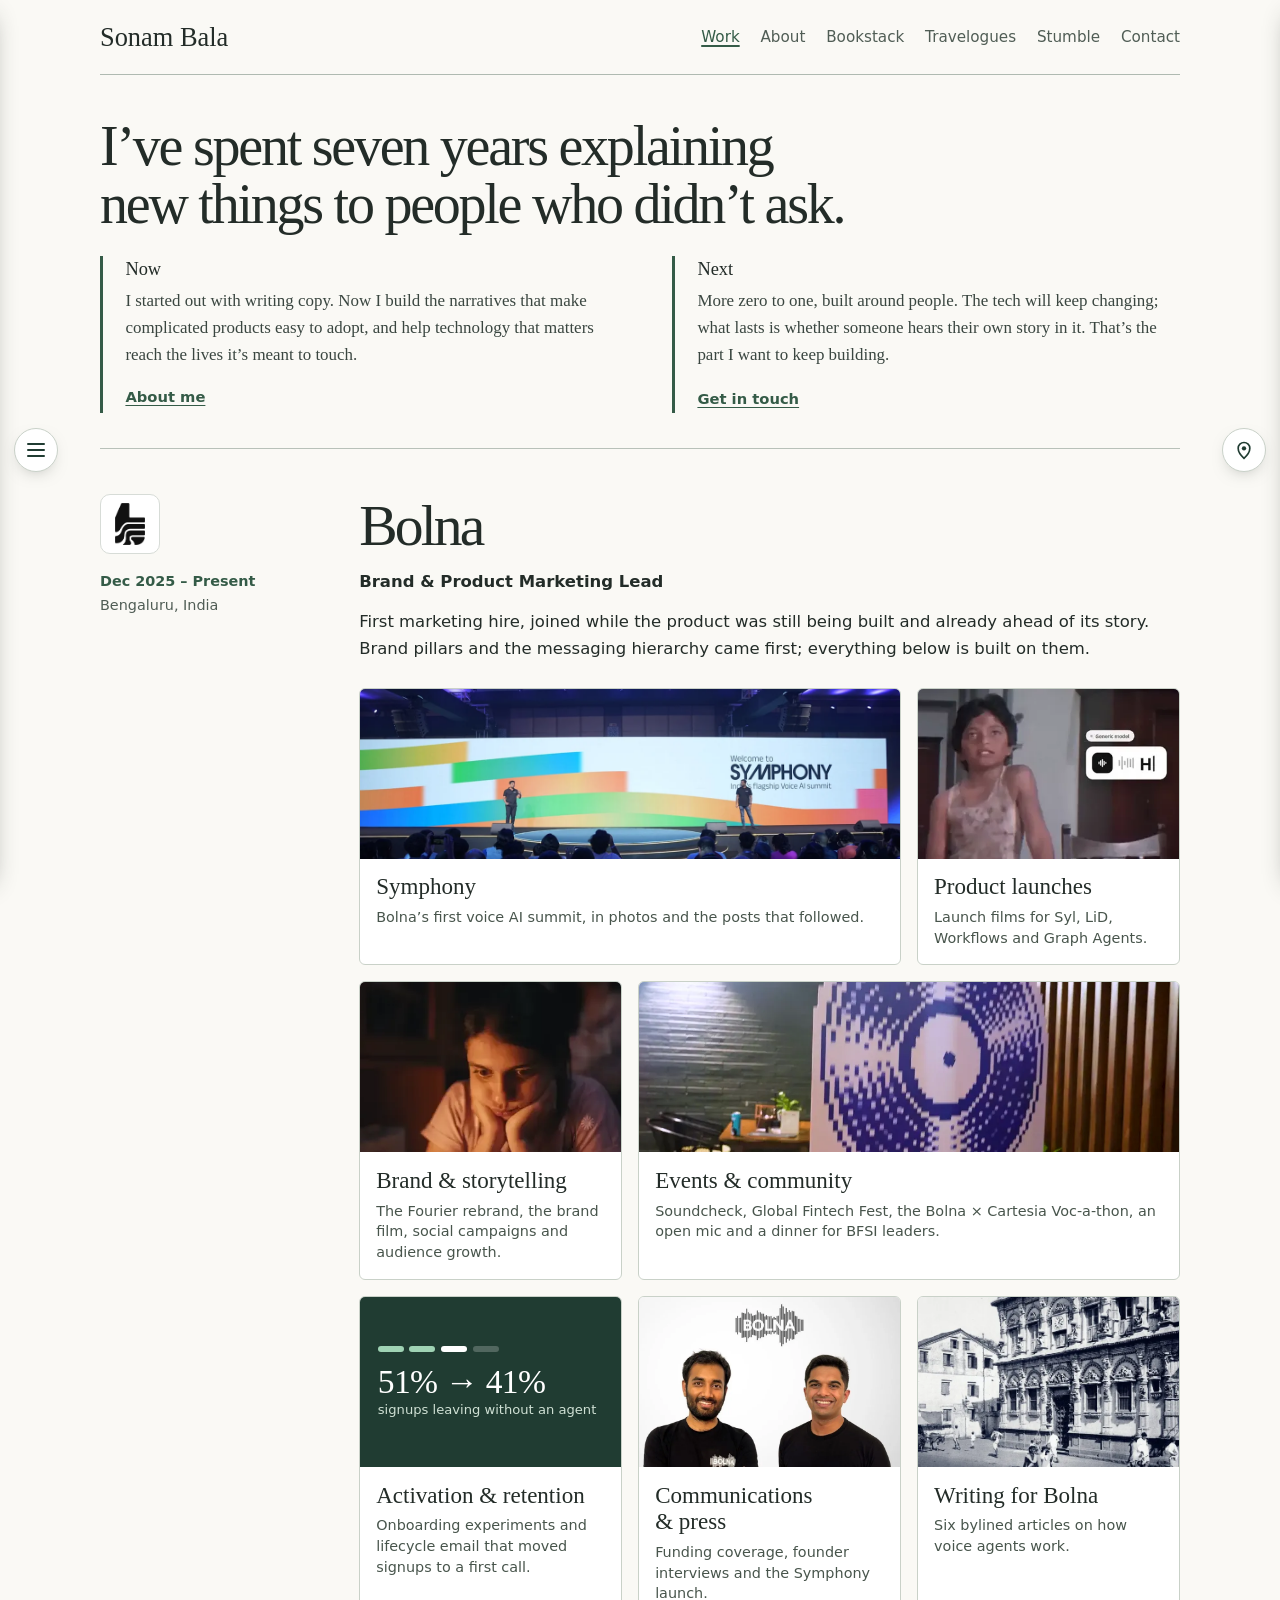
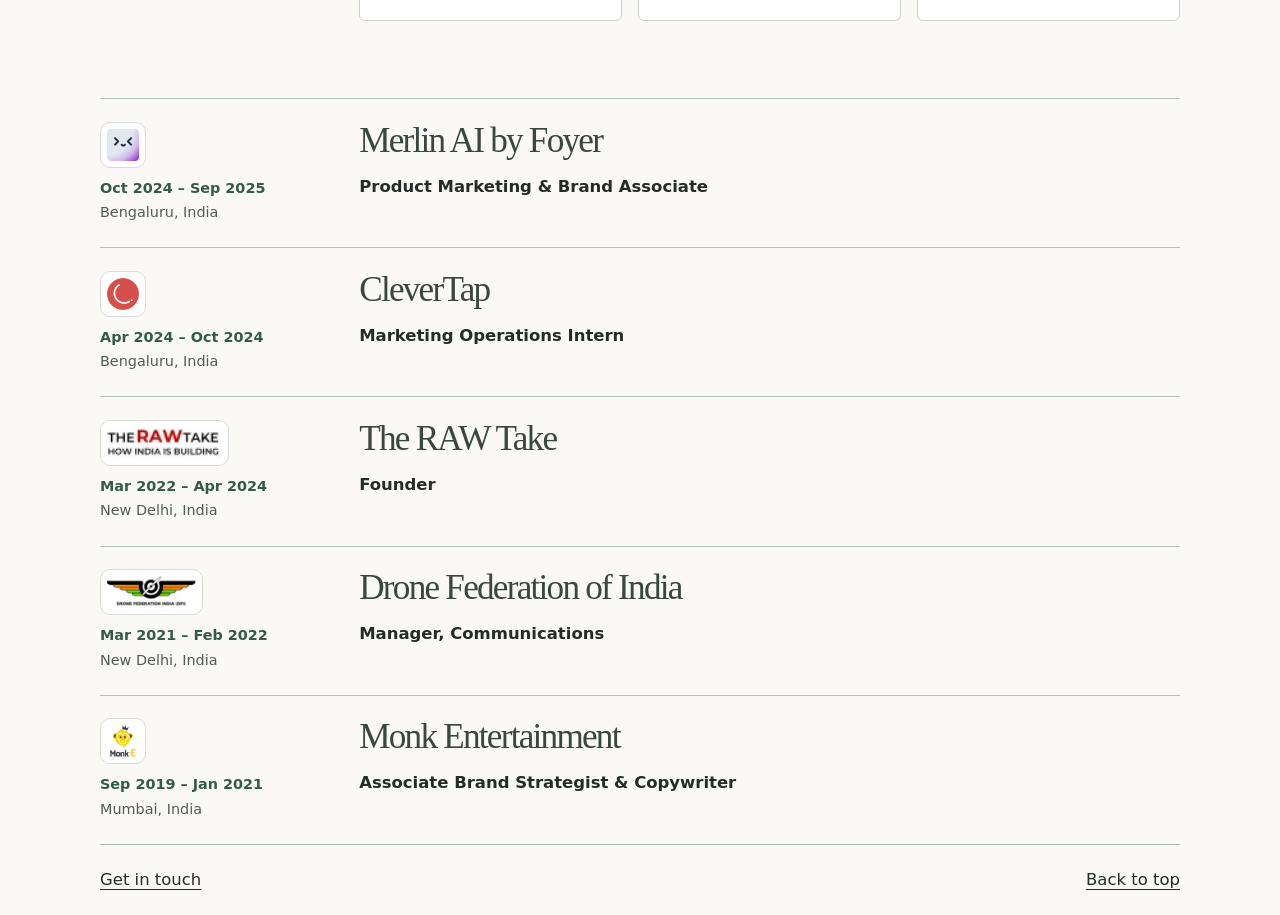
<file: work.html>
<!doctype html><html lang="en"><head><meta charset="utf-8"><title>Sonam Bala · Work</title><link rel="canonical" href="./"><script>location.replace("./"+location.hash)</script><meta http-equiv="refresh" content="0; url=./"></head><body><a href="./">Go to Work</a></body></html>
</file>
